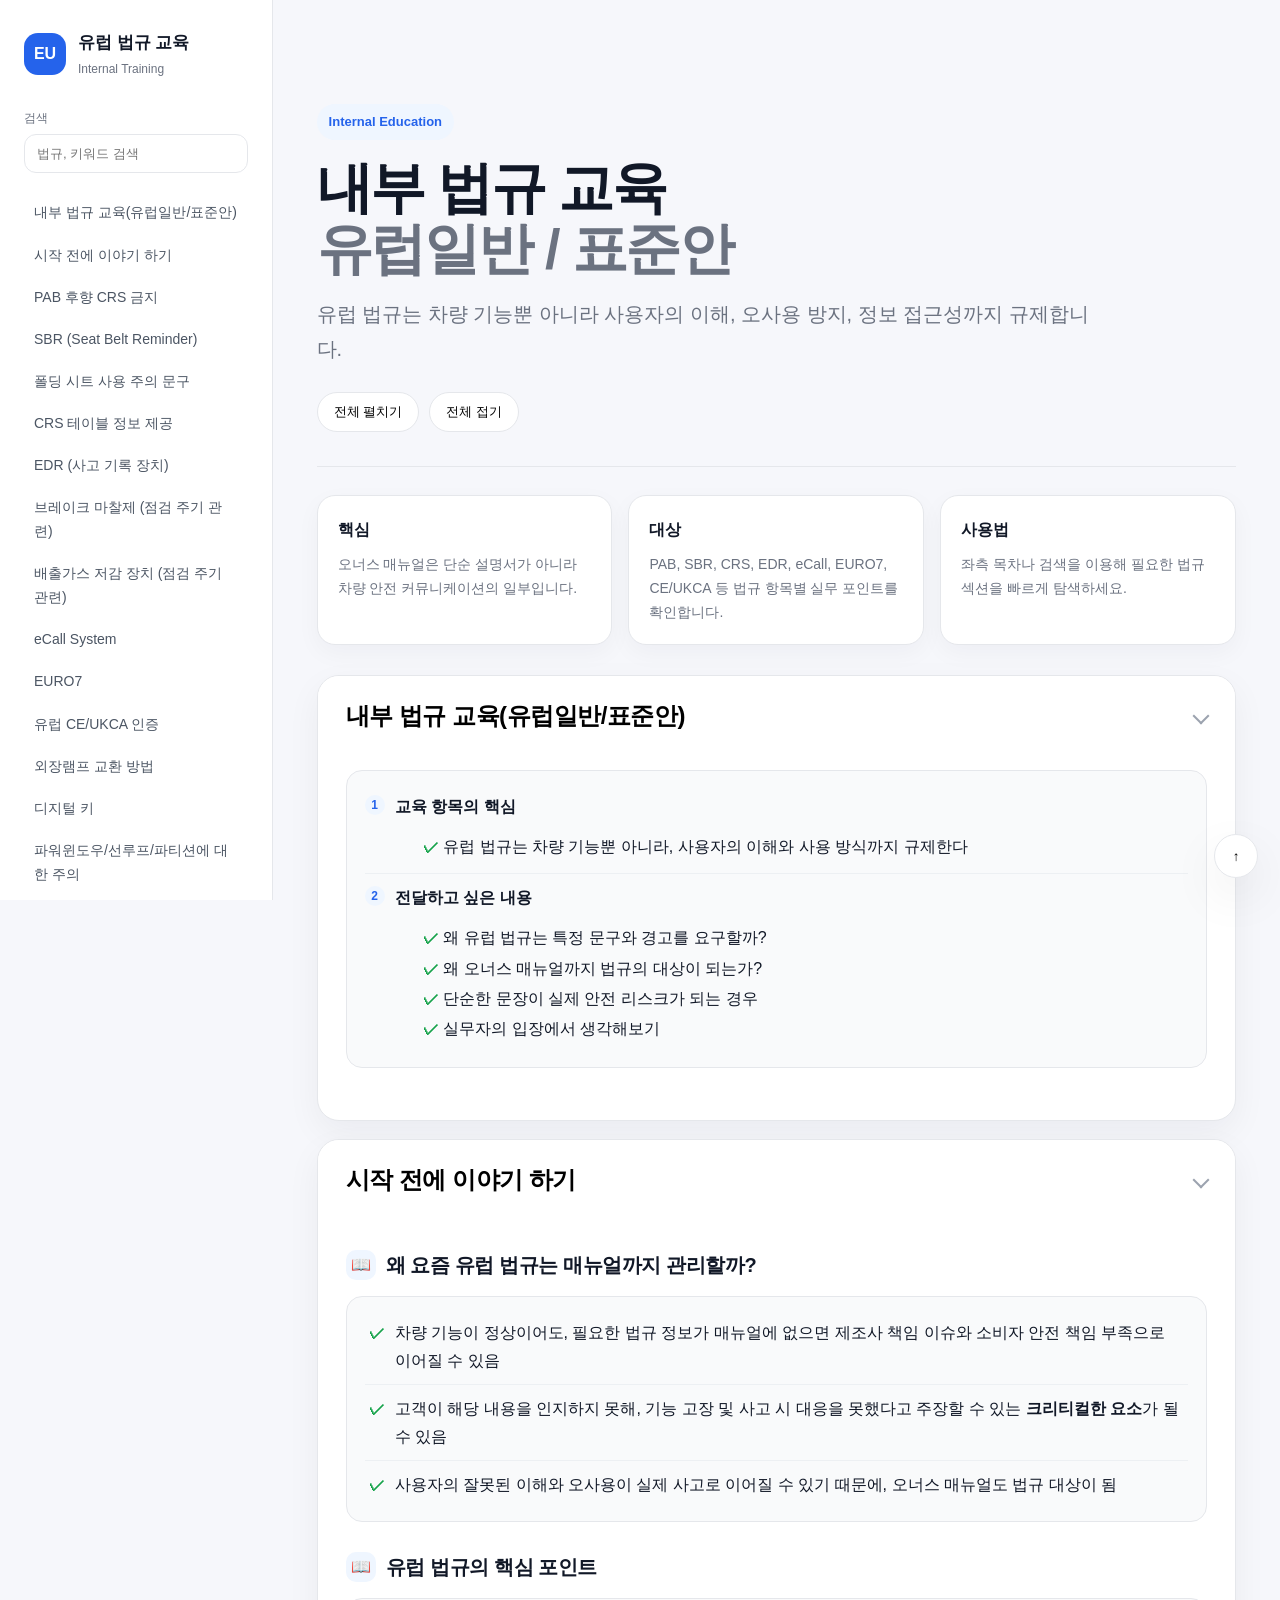
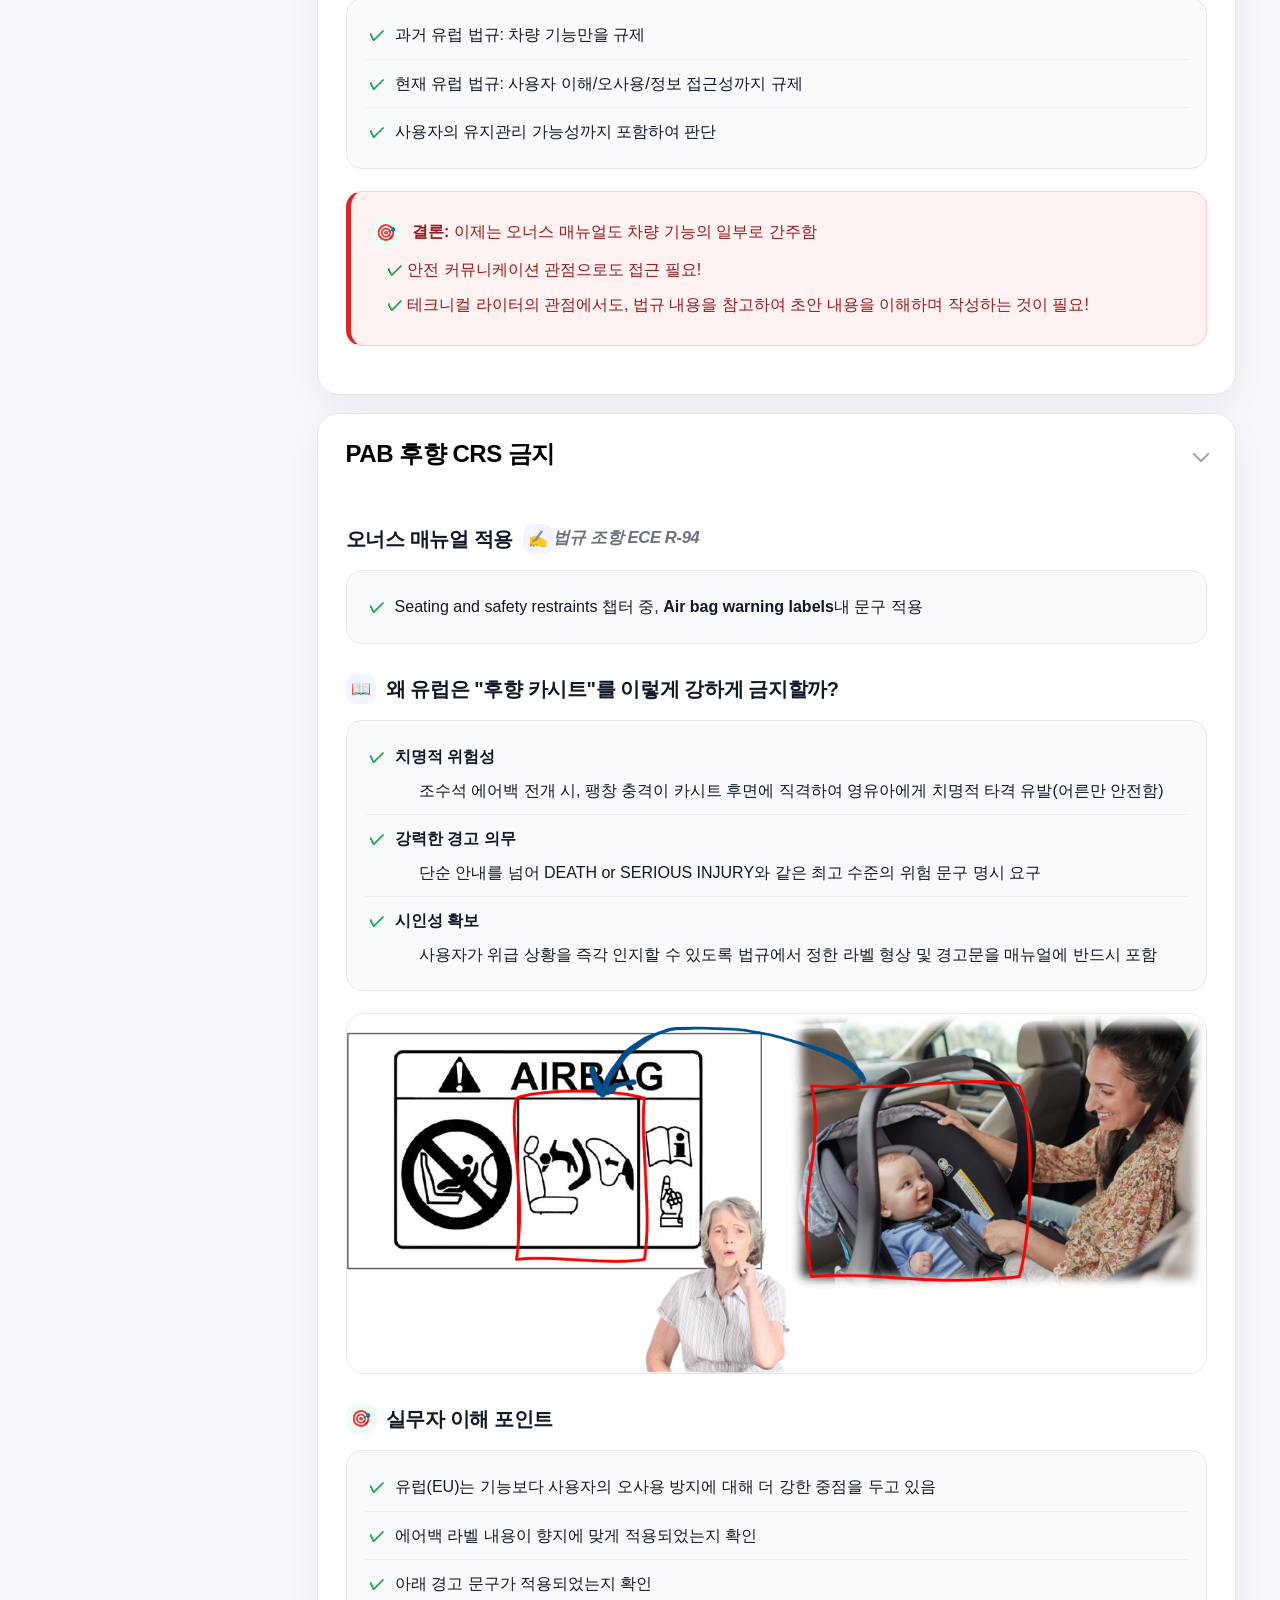
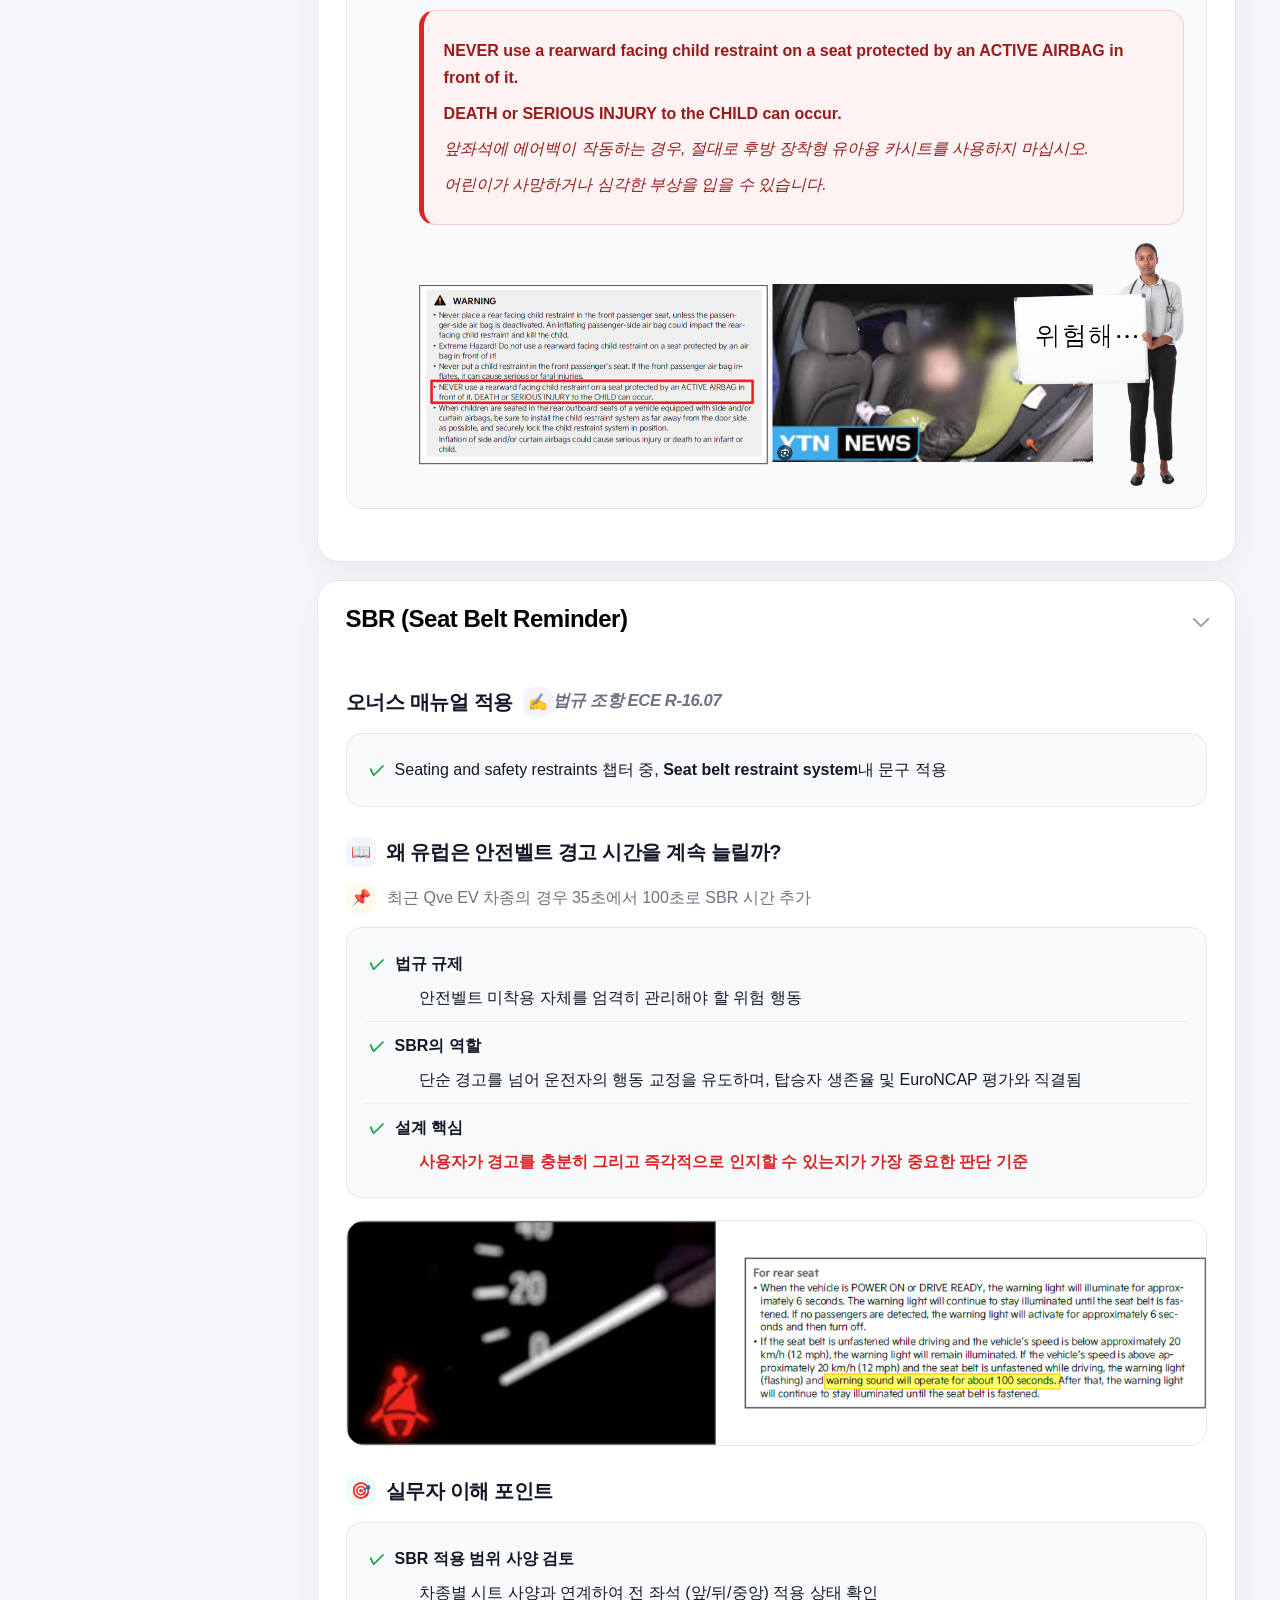
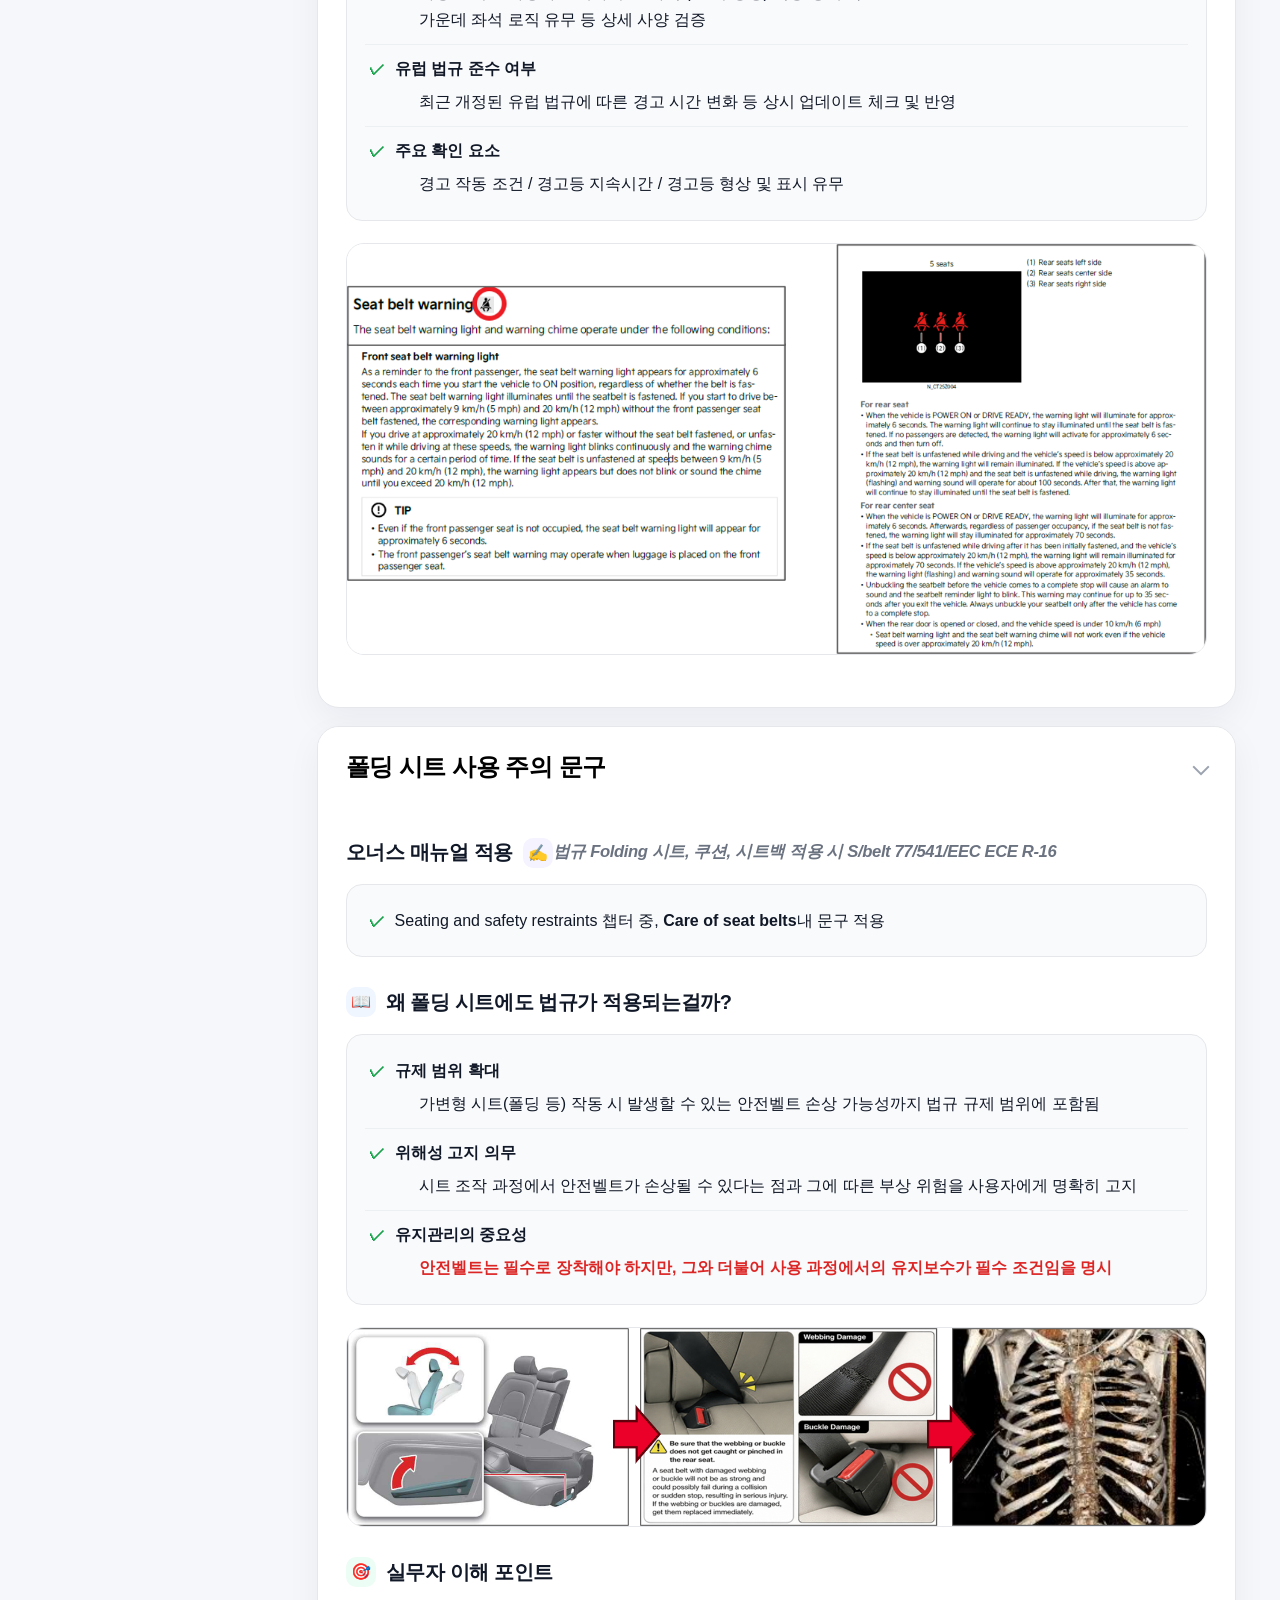
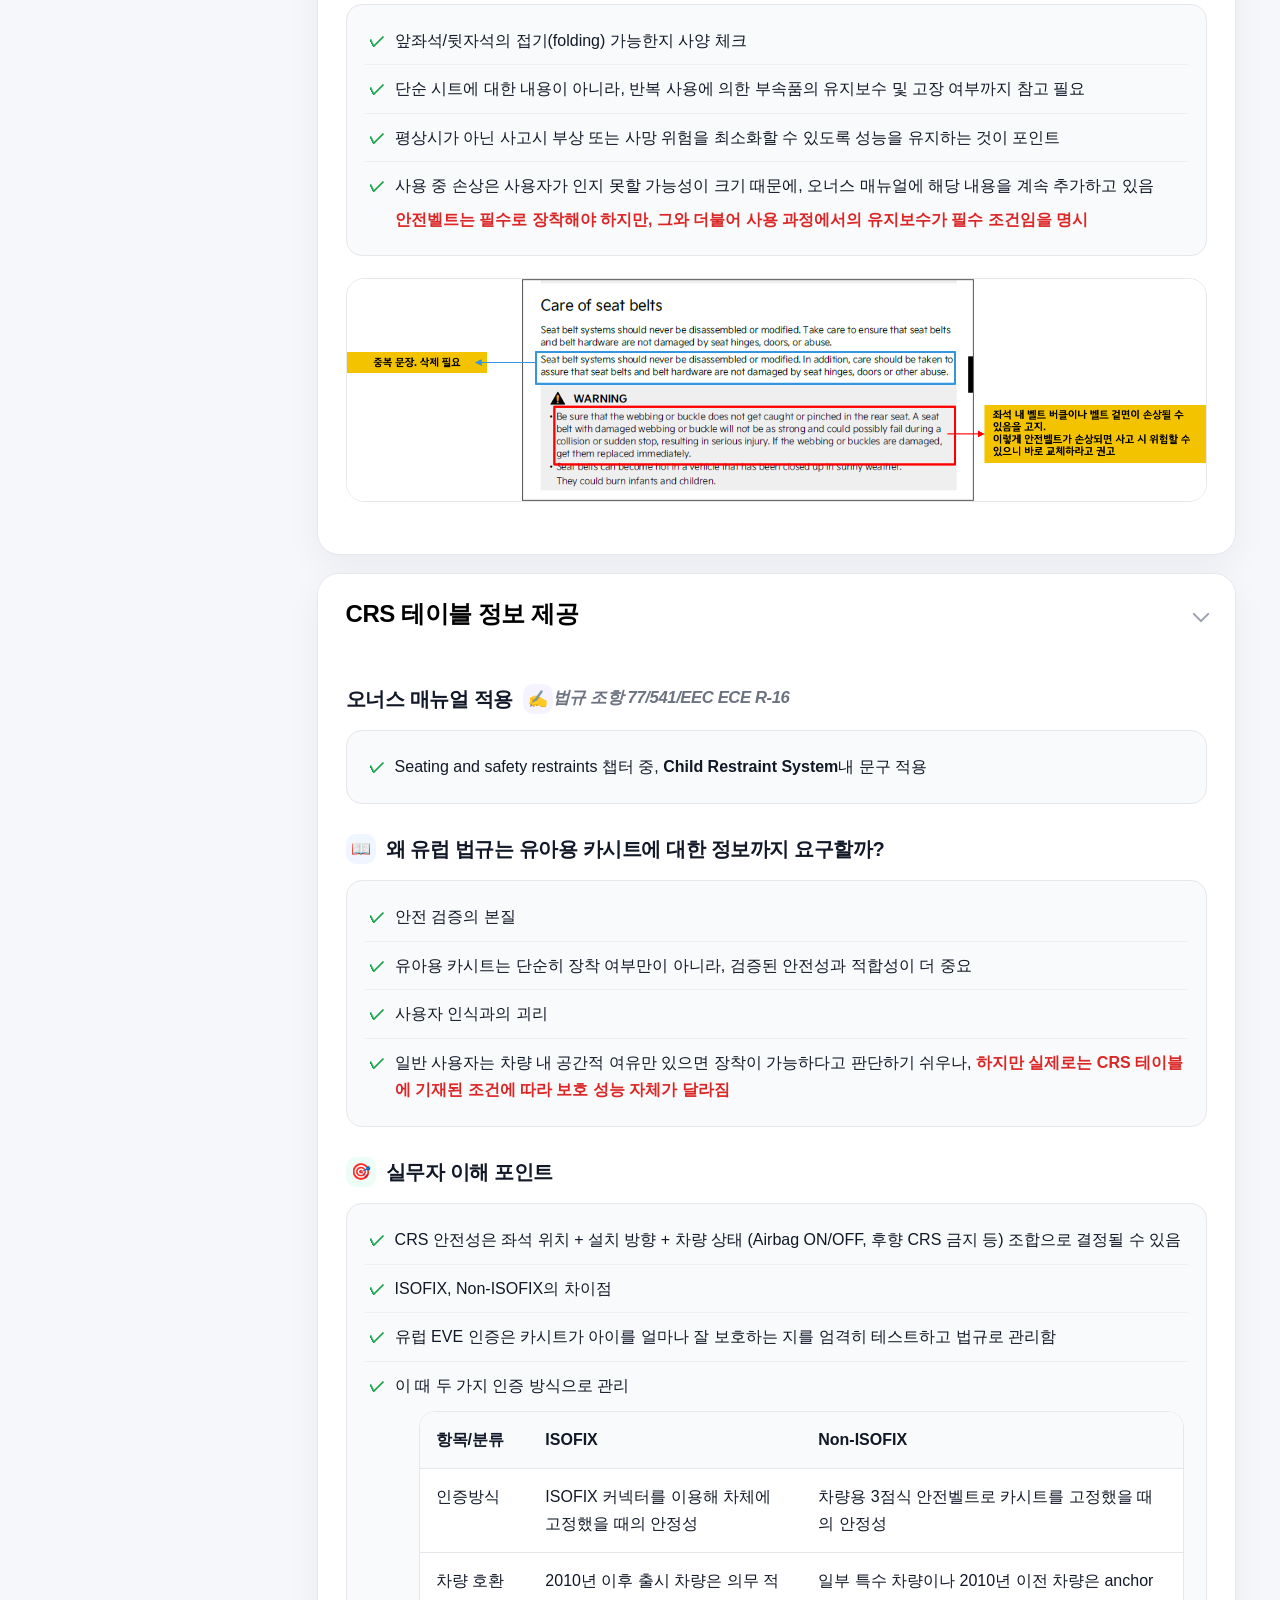
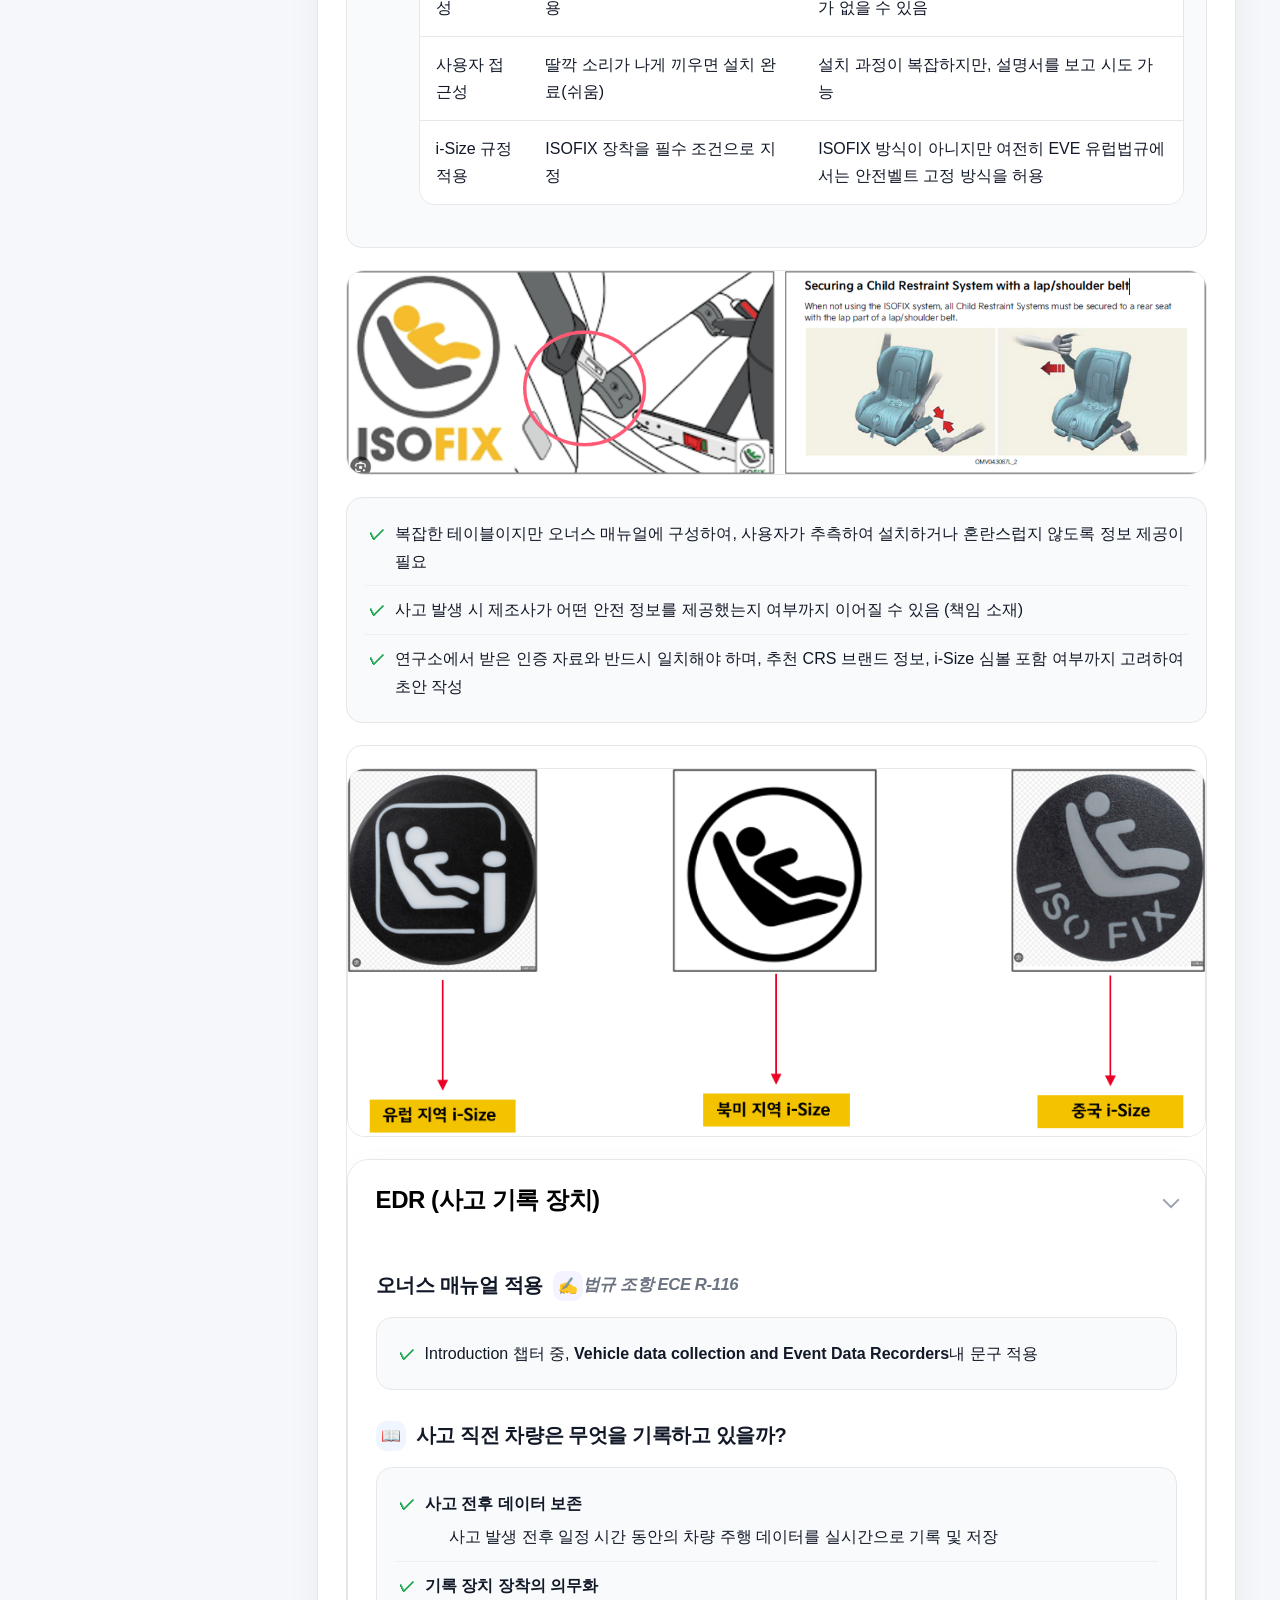
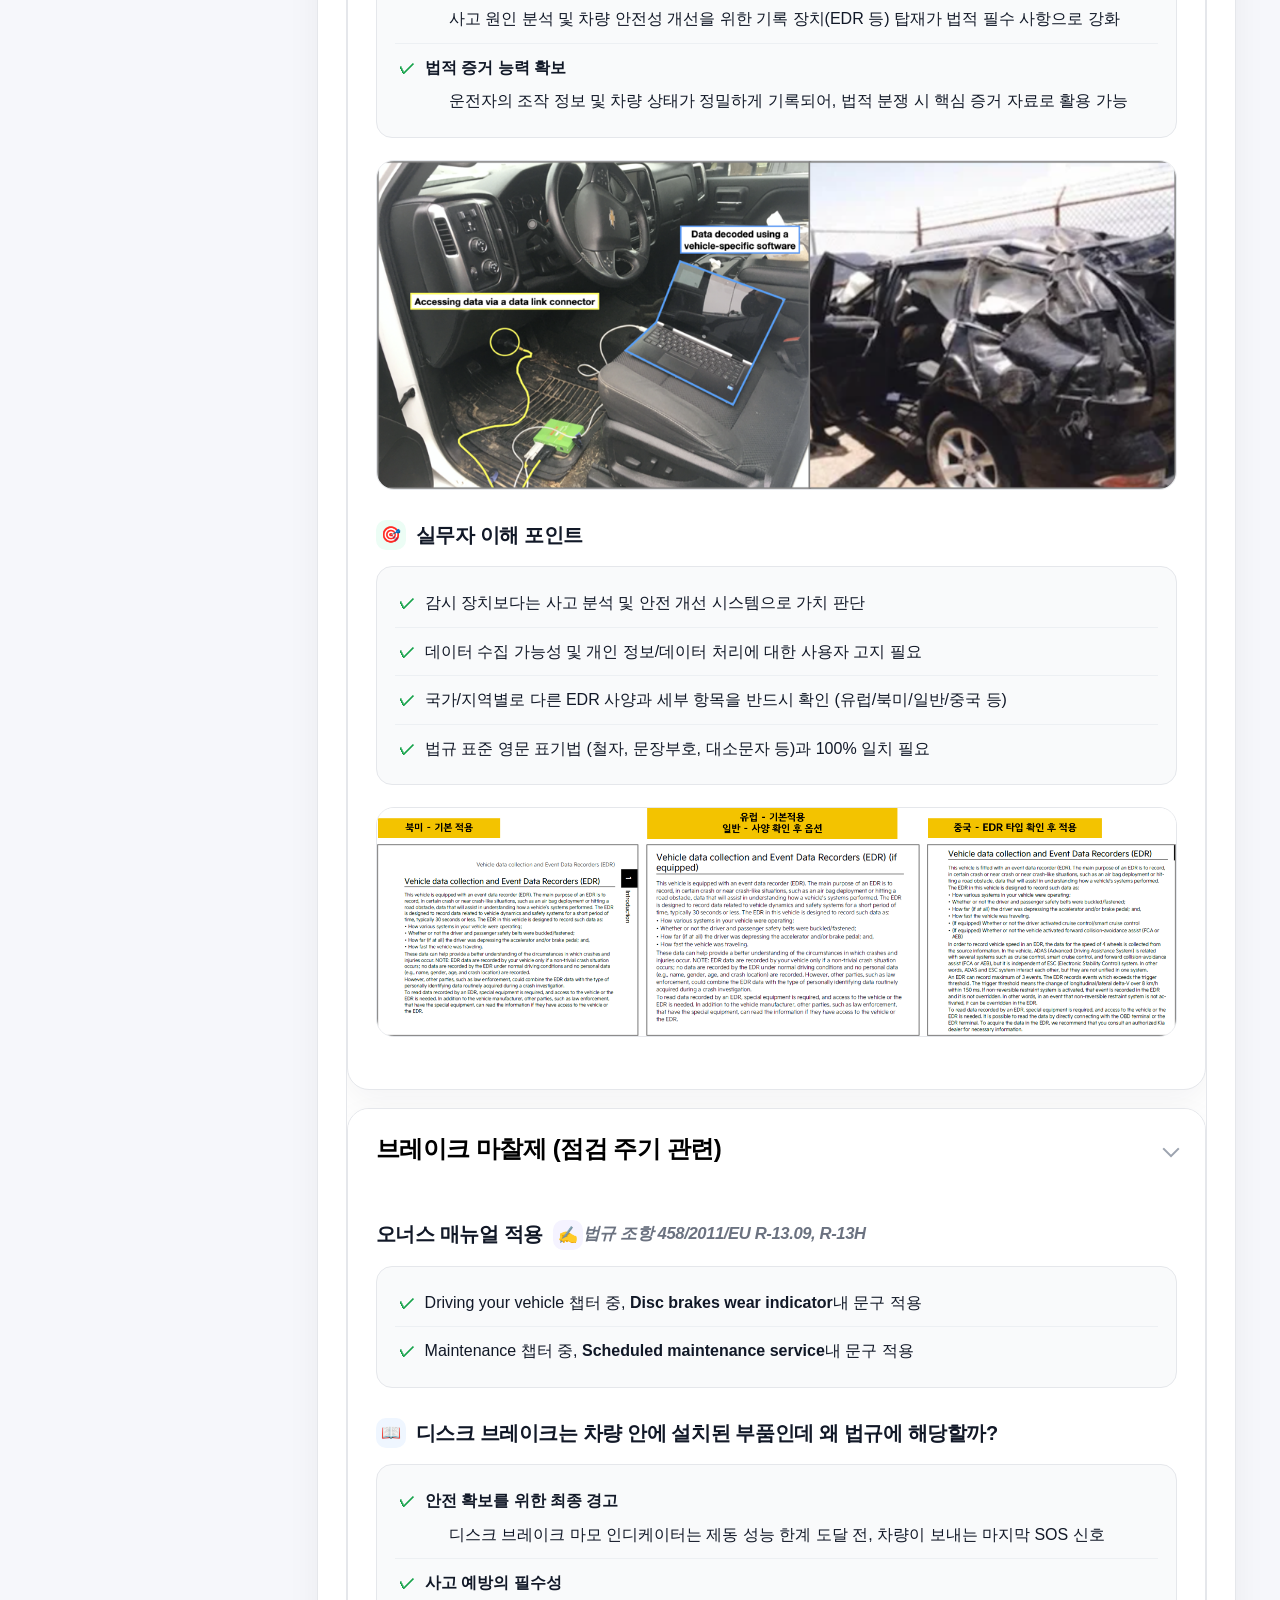
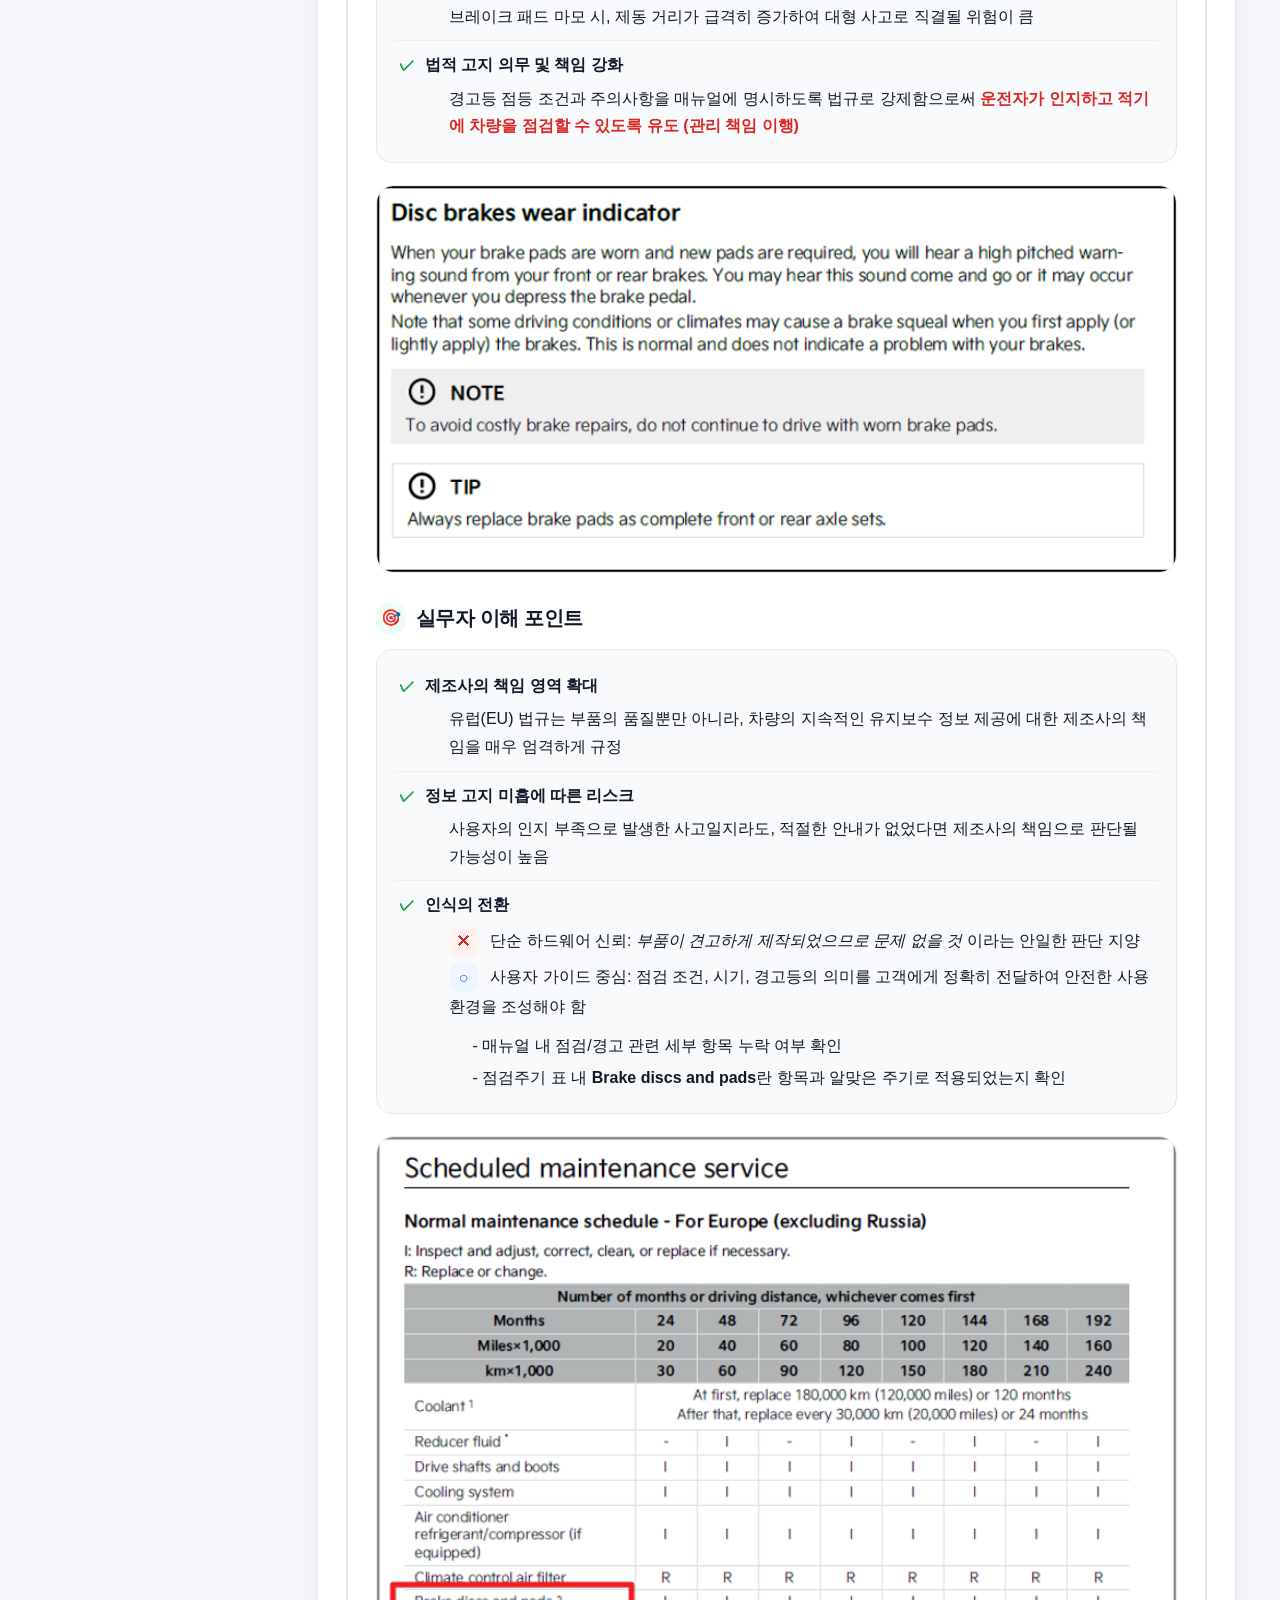
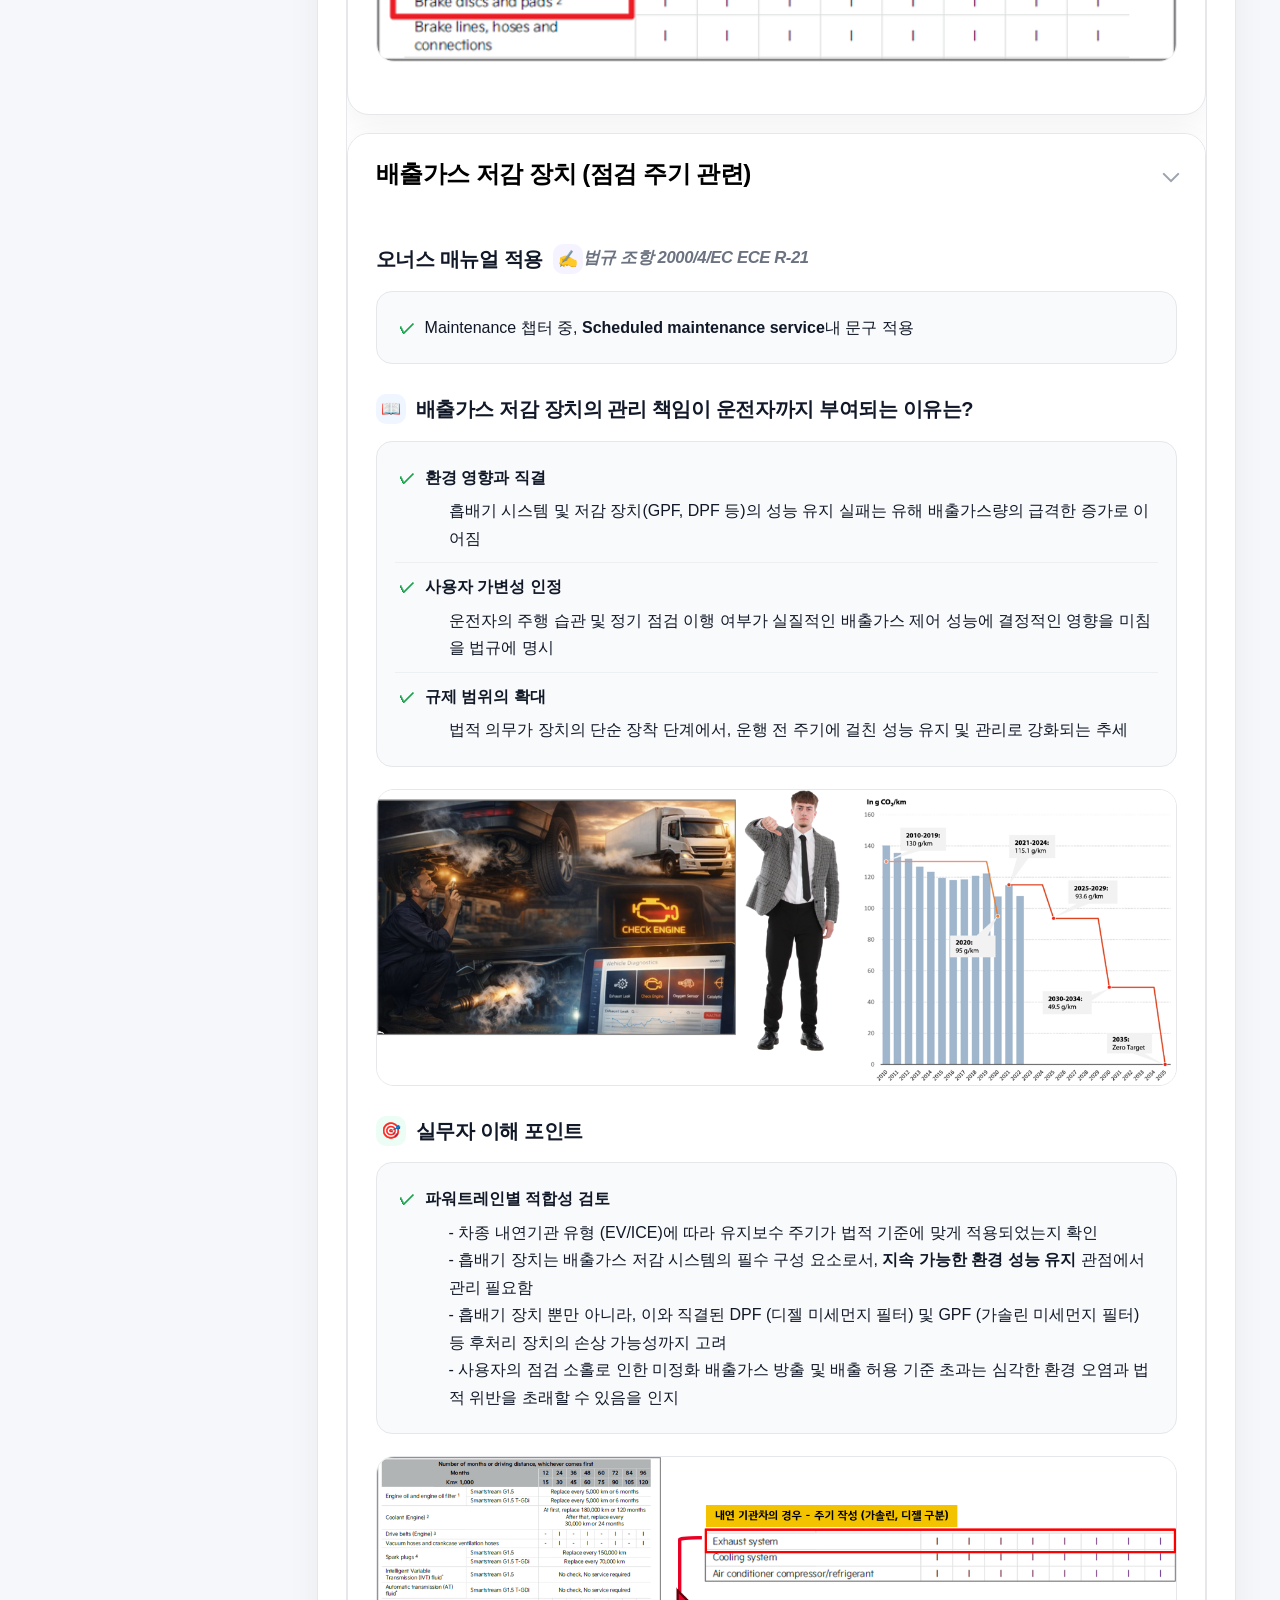
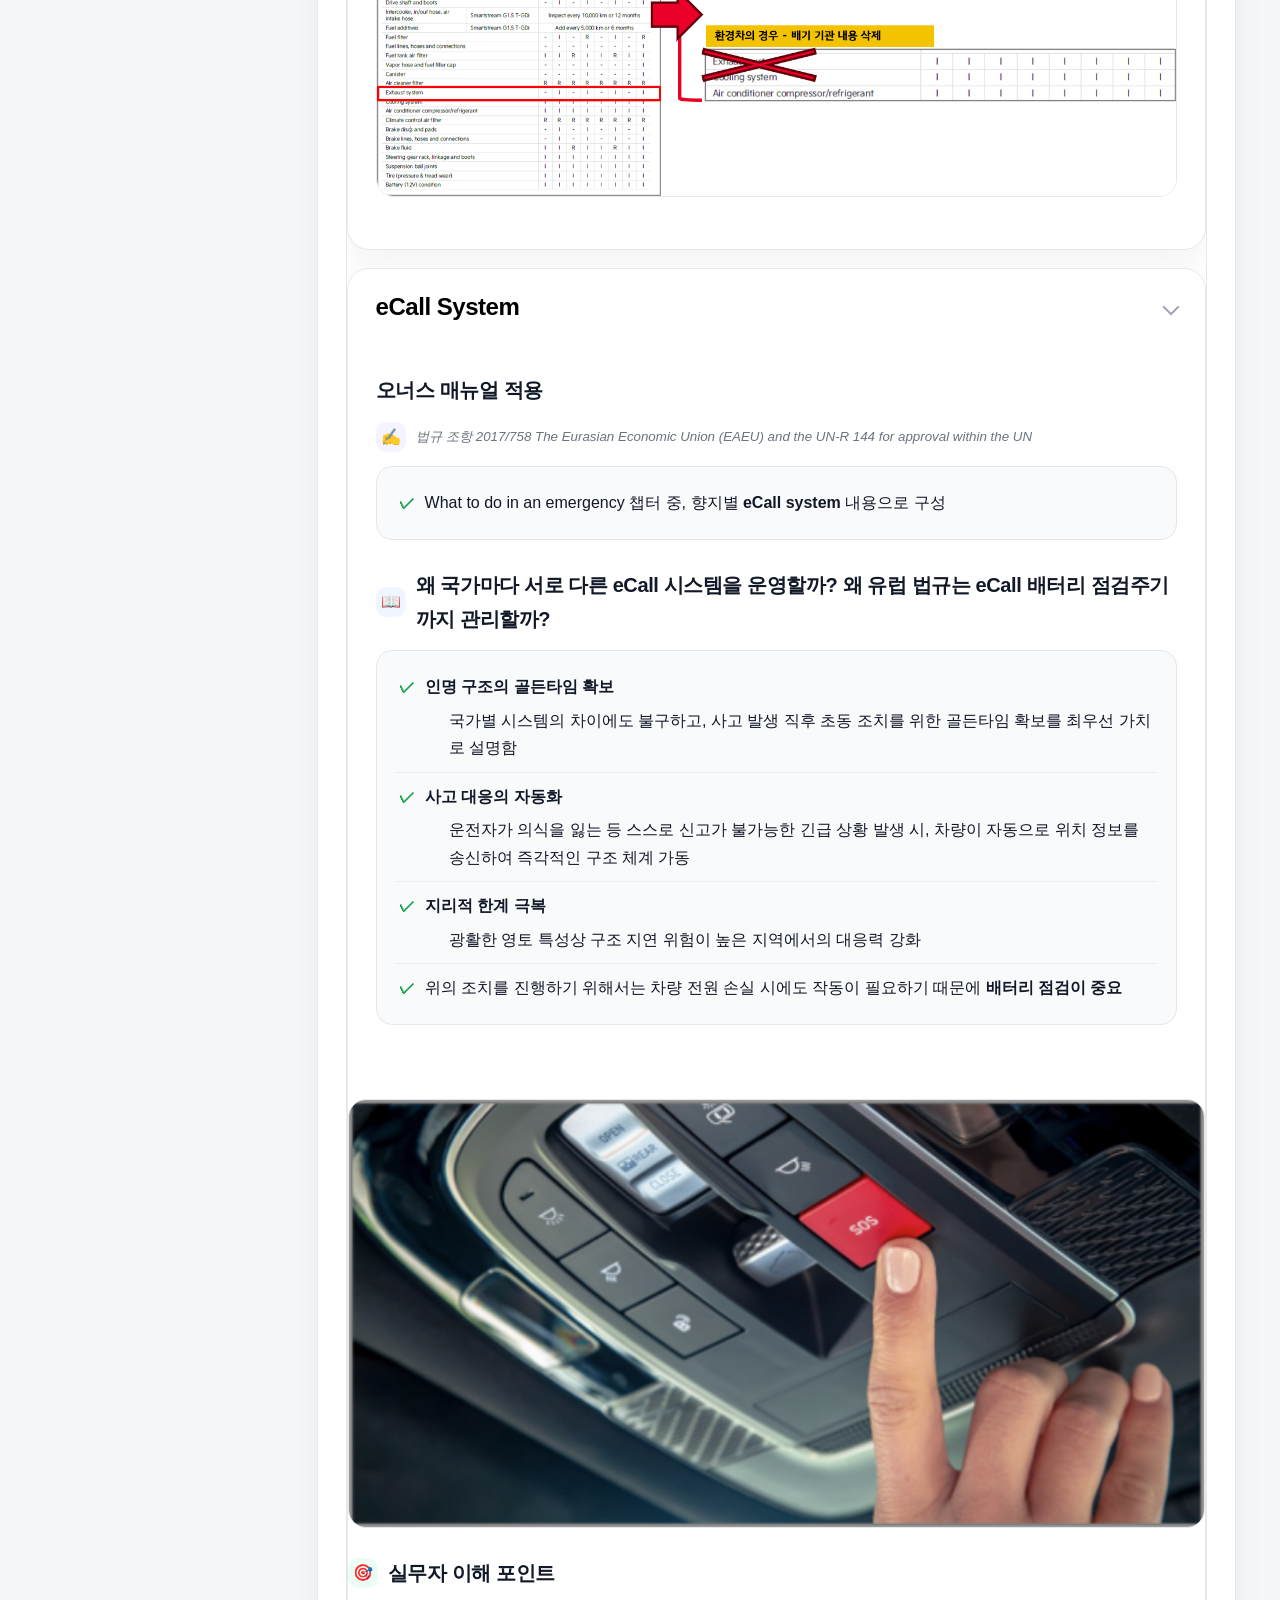
<file: EU-Legal/index.html>
<!doctype html>
<html lang="ko">
<head>
  <meta charset="utf-8">
  <meta name="viewport" content="width=device-width, initial-scale=1">
  <title>내부교육 · 유럽 법규</title>
  <link rel="stylesheet" href="./styles.css">
</head>
<body>
  <aside class="sidebar" aria-label="문서 목차">
    <div class="brand">
      <span class="brand-mark">EU</span>
      <div>
        <strong>유럽 법규 교육</strong>
        <small>Internal Training</small>
      </div>
    </div>
    <label class="search">
      <span>검색</span>
      <input id="searchInput" type="search" placeholder="법규, 키워드 검색">
    </label>
    <nav class="toc">
      <a href="#내부-법규-교육-유럽일반-표준안" data-target="내부-법규-교육-유럽일반-표준안">내부 법규 교육(유럽일반/표준안)</a><a href="#시작-전에-이야기-하기" data-target="시작-전에-이야기-하기">시작 전에 이야기 하기</a><a href="#pab-후향-crs-금지" data-target="pab-후향-crs-금지">PAB 후향 CRS 금지</a><a href="#sbr-seat-belt-reminder" data-target="sbr-seat-belt-reminder">SBR (Seat Belt Reminder)</a><a href="#폴딩-시트-사용-주의-문구" data-target="폴딩-시트-사용-주의-문구">폴딩 시트 사용 주의 문구</a><a href="#crs-테이블-정보-제공" data-target="crs-테이블-정보-제공">CRS 테이블 정보 제공</a><a href="#edr-사고-기록-장치" data-target="edr-사고-기록-장치">EDR (사고 기록 장치)</a><a href="#브레이크-마찰제-점검-주기-관련" data-target="브레이크-마찰제-점검-주기-관련">브레이크 마찰제 (점검 주기 관련)</a><a href="#배출가스-저감-장치-점검-주기-관련" data-target="배출가스-저감-장치-점검-주기-관련">배출가스 저감 장치 (점검 주기 관련)</a><a href="#ecall-system" data-target="ecall-system">eCall System</a><a href="#euro7" data-target="euro7">EURO7</a><a href="#유럽-ce-ukca-인증" data-target="유럽-ce-ukca-인증">유럽 CE/UKCA 인증</a><a href="#외장램프-교환-방법" data-target="외장램프-교환-방법">외장램프 교환 방법</a><a href="#디지털-키" data-target="디지털-키">디지털 키</a><a href="#파워윈도우-선루프-파티션에-대한-주의" data-target="파워윈도우-선루프-파티션에-대한-주의">파워윈도우/선루프/파티션에 대한 주의</a><a href="#냉매-라벨" data-target="냉매-라벨">냉매 라벨</a><a href="#전기차-충전라벨-정보" data-target="전기차-충전라벨-정보">전기차 충전라벨 정보</a><a href="#오토-플러시-도어-핸들" data-target="오토-플러시-도어-핸들">오토 플러시 도어 핸들</a><a href="#avas-정지-기능" data-target="avas-정지-기능">AVAS 정지 기능</a><a href="#전조등-점등-자동-제어" data-target="전조등-점등-자동-제어">전조등 점등 자동 제어</a>
    </nav>
  </aside>

  <main class="page">
    <header class="hero">
      <p class="eyebrow">Internal Education</p>
      <h1>내부 법규 교육<br><span>유럽일반 / 표준안</span></h1>
      <p class="lead">유럽 법규는 차량 기능뿐 아니라 사용자의 이해, 오사용 방지, 정보 접근성까지 규제합니다.</p>
      <div class="hero-actions">
        <button id="expandAll" type="button">전체 펼치기</button>
        <button id="collapseAll" type="button">전체 접기</button>
      </div>
    </header>

    <section class="overview">
      <article>
        <strong>핵심</strong>
        <p>오너스 매뉴얼은 단순 설명서가 아니라 차량 안전 커뮤니케이션의 일부입니다.</p>
      </article>
      <article>
        <strong>대상</strong>
        <p>PAB, SBR, CRS, EDR, eCall, EURO7, CE/UKCA 등 법규 항목별 실무 포인트를 확인합니다.</p>
      </article>
      <article>
        <strong>사용법</strong>
        <p>좌측 목차나 검색을 이용해 필요한 법규 섹션을 빠르게 탐색하세요.</p>
      </article>
    </section>

    <div id="sections">
      
<section id="내부-법규-교육-유럽일반-표준안" class="law-section">
  <button class="section-toggle" type="button" aria-expanded="true">
    <span>내부 법규 교육(유럽일반/표준안)</span>
    <i aria-hidden="true"></i>
  </button>
  <div class="section-panel">
    <div class="section-content">
<ol class="number-list">
  <li>
    <strong>교육 항목의 핵심</strong>
    <div style="margin-top:12px; margin-left:28px; line-height:1.9;">
      <span style="color:#16a34a; font-weight:700;">✓</span>
      유럽 법규는 차량 기능뿐 아니라, 사용자의 이해와 사용 방식까지 규제한다
    </div>
  </li>

  <li>
    <strong>전달하고 싶은 내용</strong>
    <div style="margin-top:12px; margin-left:28px; line-height:1.9;">
      <div><span style="color:#16a34a; font-weight:700;">✓</span> 왜 유럽 법규는 특정 문구와 경고를 요구할까?</div>
      <div><span style="color:#16a34a; font-weight:700;">✓</span> 왜 오너스 매뉴얼까지 법규의 대상이 되는가?</div>
      <div><span style="color:#16a34a; font-weight:700;">✓</span> 단순한 문장이 실제 안전 리스크가 되는 경우</div>
      <div><span style="color:#16a34a; font-weight:700;">✓</span> 실무자의 입장에서 생각해보기</div>
    </div>
  </li>
</ol>
    </div>
  </div>
</section>

<section id="시작-전에-이야기-하기" class="law-section">
  <button class="section-toggle" type="button" aria-expanded="true">
    <span>시작 전에 이야기 하기</span>
    <i aria-hidden="true"></i>
  </button>
  <div class="section-panel">
    <div class="section-content">
      <h3><span class="md-icon icon-book" aria-hidden="true">📖</span> 왜 요즘 유럽 법규는 매뉴얼까지 관리할까?</h3>
<ul class="check-list">
<li>차량 기능이 정상이어도, 필요한 법규 정보가 매뉴얼에 없으면 제조사 책임 이슈와 소비자 안전 책임 부족으로 이어질 수 있음</li>
<li>고객이 해당 내용을 인지하지 못해, 기능 고장 및 사고 시 대응을 못했다고 주장할 수 있는 <strong>크리티컬한 요소</strong>가 될 수 있음</li>
<li>사용자의 잘못된 이해와 오사용이 실제 사고로 이어질 수 있기 때문에, 오너스 매뉴얼도 법규 대상이 됨</li>
</ul>
<h3><span class="md-icon icon-book" aria-hidden="true">📖</span> 유럽 법규의 핵심 포인트</h3>
<ul class="check-list">
<li>과거 유럽 법규: 차량 기능만을 규제</li>
<li>현재 유럽 법규: 사용자 이해/오사용/정보 접근성까지 규제</li>
<li>사용자의 유지관리 가능성까지 포함하여 판단</li>
</ul>
<blockquote class="callout danger">
  <p>
    <span class="md-icon icon-target" aria-hidden="true">🎯</span>
    <strong>결론:</strong> 이제는 오너스 매뉴얼도 차량 기능의 일부로 간주함
  </p>

  <p style="margin-left: 16px;">
    <span style="color:#16a34a;font-weight:700;">✓</span>
    안전 커뮤니케이션 관점으로도 접근 필요!
  </p>

  <p style="margin-left: 16px;">
    <span style="color:#16a34a;font-weight:700;">✓</span>
    테크니컬 라이터의 관점에서도, 법규 내용을 참고하여 초안 내용을 이해하며 작성하는 것이 필요!
  </p>
</blockquote>
    </div>
  </div>
</section>

<section id="pab-후향-crs-금지" class="law-section">
  <button class="section-toggle" type="button" aria-expanded="true">
    <span>PAB 후향 CRS 금지</span>
    <i aria-hidden="true"></i>
  </button>
  <div class="section-panel">
    <div class="section-content">
      <h3>오너스 매뉴얼 적용 <small> <span class="md-icon icon-write" aria-hidden="true">✍️</span><em>법규 조항 ECE R-94</em></small></h3>
<ul class="check-list">
<li>Seating and safety restraints 챕터 중, <strong>Air bag warning labels</strong>내 문구 적용</li>
</ul>
<h3><span class="md-icon icon-book" aria-hidden="true">📖</span> 왜 유럽은 "후향 카시트"를 이렇게 강하게 금지할까?</h3>
<ul class="check-list">
  <li>
    <strong>치명적 위험성</strong>
    <div style="margin-left:24px; margin-top:6px;">
      조수석 에어백 전개 시, 팽창 충격이 카시트 후면에 직격하여 영유아에게 치명적 타격 유발(어른만 안전함)
    </div>
  </li>

  <li>
    <strong>강력한 경고 의무</strong>
    <div style="margin-left:24px; margin-top:6px;">
      단순 안내를 넘어 DEATH or SERIOUS INJURY와 같은 최고 수준의 위험 문구 명시 요구
    </div>
  </li>

  <li>
    <strong>시인성 확보</strong>
    <div style="margin-left:24px; margin-top:6px;">
      사용자가 위급 상황을 즉각 인지할 수 있도록 법규에서 정한 라벨 형상 및 경고문을 매뉴얼에 반드시 포함
    </div>
  </li>
</ul>
<figure class="figure"><img src="images/image.png" alt="alt text" loading="lazy"></figure>
<h3><span class="md-icon icon-target" aria-hidden="true">🎯</span> 실무자 이해 포인트</h3>
<ul class="check-list">
<li>유럽(EU)는 기능보다 사용자의 오사용 방지에 대해 더 강한 중점을 두고 있음</li>
<li>에어백 라벨 내용이 향지에 맞게 적용되었는지 확인</li>
<li>아래 경고 문구가 적용되었는지 확인
  
    <blockquote class="callout danger" style="margin-top:12px; margin-left:24px;">
      <p><strong>NEVER use a rearward facing child restraint on a seat protected by an ACTIVE AIRBAG in front of it.</strong></p>

      <p><strong>DEATH or SERIOUS INJURY to the CHILD can occur.</strong></p>

      <p><em>앞좌석에 에어백이 작동하는 경우, 절대로 후방 장착형 유아용 카시트를 사용하지 마십시오.</em></p>

      <p><em>어린이가 사망하거나 심각한 부상을 입을 수 있습니다.</em></p>
    </blockquote>
<div style="margin-left:24px; margin-top:12px;">
  <img src="images/image-2.png" alt="alt text" loading="lazy" style="max-width:100%; height:auto; display:block;">
</div>
    </div>
  </div>
</section>

<section id="sbr-seat-belt-reminder" class="law-section">
  <button class="section-toggle" type="button" aria-expanded="true">
    <span>SBR (Seat Belt Reminder)</span>
    <i aria-hidden="true"></i>
  </button>
  <div class="section-panel">
    <div class="section-content">
      <h3>오너스 매뉴얼 적용 <small> <span class="md-icon icon-write" aria-hidden="true">✍️</span><em>법규 조항 ECE R-16.07</em></small></h3>
<ul class="check-list">
<li>Seating and safety restraints 챕터 중, <strong>Seat belt restraint system</strong>내 문구 적용</li>
</ul>
<h3><span class="md-icon icon-book" aria-hidden="true">📖</span> 왜 유럽은 안전벨트 경고 시간을 계속 늘릴까?</h3>
<p><span class="muted"> 	<span class="md-icon icon-pin" aria-hidden="true">📌</span> 최근 Qve EV 차종의 경우 35초에서 100초로 SBR 시간 추가</span></p>
<ul class="check-list">
  <li>
    <strong>법규 규제</strong>
    <div style="margin-left:24px; margin-top:6px;">
      안전벨트 미착용 자체를 엄격히 관리해야 할 위험 행동
    </div>
  </li>

  <li>
    <strong>SBR의 역할</strong>
    <div style="margin-left:24px; margin-top:6px;">
      단순 경고를 넘어 운전자의 행동 교정을 유도하며, 탑승자 생존율 및 EuroNCAP 평가와 직결됨
    </div>
  </li>

  <li>
    <strong>설계 핵심</strong>
    <div style="margin-left:24px; margin-top:6px;">
      <span class="text-danger">
        <strong>사용자가 경고를 충분히 그리고 즉각적으로 인지할 수 있는지가 가장 중요한 판단 기준</strong>
      </span>
    </div>
  </li>
</ul>
<figure class="figure"><img src="images/image-3.png" alt="alt text" loading="lazy"></figure>
<h3><span class="md-icon icon-target" aria-hidden="true">🎯</span> 실무자 이해 포인트</h3>
<ul class="check-list">
  <li>
    <strong>SBR 적용 범위 사양 검토</strong>
    <div style="margin-left:24px; margin-top:6px;">
      차종별 시트 사양과 연계하여 전 좌석 (앞/뒤/중앙) 적용 상태 확인
    </div>
    <div style="margin-left:24px;">
      가운데 좌석 로직 유무 등 상세 사양 검증
    </div>
  </li>

  <li>
    <strong>유럽 법규 준수 여부</strong>
    <div style="margin-left:24px; margin-top:6px;">
      최근 개정된 유럽 법규에 따른 경고 시간 변화 등 상시 업데이트 체크 및 반영
    </div>
  </li>

  <li>
    <strong>주요 확인 요소</strong>
    <div style="margin-left:24px; margin-top:6px;">
      경고 작동 조건 / 경고등 지속시간 / 경고등 형상 및 표시 유무
    </div>
  </li>
</ul>
<figure class="figure"><img src="images/image-4.png" alt="alt text" loading="lazy"></figure>
    </div>
  </div>
</section>

<section id="폴딩-시트-사용-주의-문구" class="law-section">
  <button class="section-toggle" type="button" aria-expanded="true">
    <span>폴딩 시트 사용 주의 문구</span>
    <i aria-hidden="true"></i>
  </button>
  <div class="section-panel">
    <div class="section-content">
      <h3>오너스 매뉴얼 적용 <small> <span class="md-icon icon-write" aria-hidden="true">✍️</span><em>법규 Folding 시트, 쿠션, 시트백 적용 시 S/belt 77/541/EEC ECE R-16</em></small></h3>
<ul class="check-list">
<li>Seating and safety restraints 챕터 중, <strong>Care of seat belts</strong>내 문구 적용</li>
</ul>
<h3><span class="md-icon icon-book" aria-hidden="true">📖</span> 왜 폴딩 시트에도 법규가 적용되는걸까?</h3>
<ul class="check-list">
  <li>
    <strong>규제 범위 확대</strong>
    <div style="margin-left:24px; margin-top:6px;">
      가변형 시트(폴딩 등) 작동 시 발생할 수 있는 안전벨트 손상 가능성까지 법규 규제 범위에 포함됨
    </div>
  </li>

  <li>
    <strong>위해성 고지 의무</strong>
    <div style="margin-left:24px; margin-top:6px;">
      시트 조작 과정에서 안전벨트가 손상될 수 있다는 점과 그에 따른 부상 위험을 사용자에게 명확히 고지
    </div>
  </li>

  <li>
    <strong>유지관리의 중요성</strong>
    <div style="margin-left:24px; margin-top:6px;">
      <span class="text-danger">
        <strong>안전벨트는 필수로 장착해야 하지만, 그와 더불어 사용 과정에서의 유지보수가 필수 조건임을 명시</strong>
      </span>
    </div>
  </li>
</ul>
<figure class="figure"><img src="images/image-6.png" alt="alt text" loading="lazy"></figure>
<h3><span class="md-icon icon-target" aria-hidden="true">🎯</span> 실무자 이해 포인트</h3>
<ul class="check-list">
<li>앞좌석/뒷자석의 접기(folding) 가능한지 사양 체크</li>
<li>단순 시트에 대한 내용이 아니라, 반복 사용에 의한 부속품의 유지보수 및 고장 여부까지 참고 필요</li>
<li>평상시가 아닌 사고시 부상 또는 사망 위험을 최소화할 수 있도록 성능을 유지하는 것이 포인트</li>
<li>사용 중 손상은 사용자가 인지 못할 가능성이 크기 때문에, 오너스 매뉴얼에 해당 내용을 계속 추가하고 있음
<div style=" margin-top:6px;">
      <span class="text-danger">
        <strong>안전벨트는 필수로 장착해야 하지만, 그와 더불어 사용 과정에서의 유지보수가 필수 조건임을 명시</strong>
      </span>
    </div>
  </li>
</ul>
<figure class="figure"><img src="images/image-7.png" alt="alt text" loading="lazy"></figure>
    </div>
  </div>
</section>

<section id="crs-테이블-정보-제공" class="law-section">
  <button class="section-toggle" type="button" aria-expanded="true">
    <span>CRS 테이블 정보 제공</span>
    <i aria-hidden="true"></i>
  </button>
  <div class="section-panel">
    <div class="section-content">
      <h3>오너스 매뉴얼 적용 <small> <span class="md-icon icon-write" aria-hidden="true">✍️</span><em>법규 조항 77/541/EEC ECE R-16</em></small></h3>
<ul class="check-list">
<li>Seating and safety restraints 챕터 중, <strong>Child Restraint System</strong>내 문구 적용</li>
</ul>
<h3><span class="md-icon icon-book" aria-hidden="true">📖</span> 왜 유럽 법규는 유아용 카시트에 대한 정보까지 요구할까?</h3>
<ul class="check-list">
<li>안전 검증의 본질</li>
<li>유아용 카시트는 단순히 장착 여부만이 아니라, 검증된 안전성과 적합성이 더 중요</li>
<li>사용자 인식과의 괴리</li>
<li>일반 사용자는 차량 내 공간적 여유만 있으면 장착이 가능하다고 판단하기 쉬우나, <span class="text-danger">하지만 실제로는 CRS 테이블에 기재된 조건에 따라 보호 성능 자체가 달라짐</span></li>
</ul>
<h3><span class="md-icon icon-target" aria-hidden="true">🎯</span> 실무자 이해 포인트</h3>
<ul class="check-list">
  <li>CRS 안전성은 좌석 위치 + 설치 방향 + 차량 상태 (Airbag ON/OFF, 후향 CRS 금지 등) 조합으로 결정될 수 있음</li>
  <li>ISOFIX, Non-ISOFIX의 차이점</li>
  <li>유럽 EVE 인증은 카시트가 아이를 얼마나 잘 보호하는 지를 엄격히 테스트하고 법규로 관리함</li>

  <li>
    이 때 두 가지 인증 방식으로 관리

    <div class="table-wrap" style="margin-left:24px; margin-top:12px;">
      <table>
        <thead>
          <tr>
            <th>항목/분류</th>
            <th>ISOFIX</th>
            <th>Non-ISOFIX</th>
          </tr>
        </thead>
        <tbody>
          <tr>
            <td>인증방식</td>
            <td>ISOFIX 커넥터를 이용해 차체에 고정했을 때의 안정성</td>
            <td>차량용 3점식 안전벨트로 카시트를 고정했을 때의 안정성</td>
          </tr>
          <tr>
            <td>차량 호환성</td>
            <td>2010년 이후 출시 차량은 의무 적용</td>
            <td>일부 특수 차량이나 2010년 이전 차량은 anchor가 없을 수 있음</td>
          </tr>
          <tr>
            <td>사용자 접근성</td>
            <td>딸깍 소리가 나게 끼우면 설치 완료(쉬움)</td>
            <td>설치 과정이 복잡하지만, 설명서를 보고 시도 가능</td>
          </tr>
          <tr>
            <td>i-Size 규정 적용</td>
            <td>ISOFIX 장착을 필수 조건으로 지정</td>
            <td>ISOFIX 방식이 아니지만 여전히 EVE 유럽법규에서는 안전벨트 고정 방식을 허용</td>
          </tr>
        </tbody>
      </table>
    </div>
  </li>
</ul>
<figure class="figure"><img src="images/image-12.png" alt="alt text" loading="lazy"></figure>
<ul class="check-list">
<li>복잡한 테이블이지만 오너스 매뉴얼에 구성하여, 사용자가 추측하여 설치하거나 혼란스럽지 않도록 정보 제공이 필요</li>
<li>사고 발생 시 제조사가 어떤 안전 정보를 제공했는지 여부까지 이어질 수 있음 (책임 소재)</li>
<li>연구소에서 받은 인증 자료와 반드시 일치해야 하며, 추천 CRS 브랜드 정보, i-Size 심볼 포함 여부까지 고려하여 초안 작성</li>
</ul>
<div class="table-wrap"><table>
<figure class="figure"><img src="images/image-13.png" alt="alt text" loading="lazy"></figure>
    </div>
  </div>
</section>

<section id="edr-사고-기록-장치" class="law-section">
  <button class="section-toggle" type="button" aria-expanded="true">
    <span>EDR (사고 기록 장치)</span>
    <i aria-hidden="true"></i>
  </button>
  <div class="section-panel">
    <div class="section-content">
      <h3>오너스 매뉴얼 적용 <small> <span class="md-icon icon-write" aria-hidden="true">✍️</span><em>법규 조항 ECE R-116</em></small></h3>
<ul class="check-list">
<li>Introduction 챕터 중, <strong>Vehicle data collection and Event Data Recorders</strong>내 문구 적용</li>
</ul>
<h3><span class="md-icon icon-book" aria-hidden="true">📖</span> 사고 직전 차량은 무엇을 기록하고 있을까?</h3>
<ul class="check-list">
  <li>
    <strong>사고 전후 데이터 보존</strong>
    <div style="margin-left:24px; margin-top:6px;">
      사고 발생 전후 일정 시간 동안의 차량 주행 데이터를 실시간으로 기록 및 저장
    </div>
  </li>

  <li>
    <strong>기록 장치 장착의 의무화</strong>
    <div style="margin-left:24px; margin-top:6px;">
      사고 원인 분석 및 차량 안전성 개선을 위한 기록 장치(EDR 등) 탑재가 법적 필수 사항으로 강화
    </div>
  </li>

  <li>
    <strong>법적 증거 능력 확보</strong>
    <div style="margin-left:24px; margin-top:6px;">
      운전자의 조작 정보 및 차량 상태가 정밀하게 기록되어, 법적 분쟁 시 핵심 증거 자료로 활용 가능
    </div>
  </li>
</ul>
<figure class="figure"><img src="images/image-15.png" alt="alt text" loading="lazy"></figure>
<h3><span class="md-icon icon-target" aria-hidden="true">🎯</span> 실무자 이해 포인트</h3>
<ul class="check-list">
<li>감시 장치보다는 사고 분석 및 안전 개선 시스템으로 가치 판단</li>
<li>데이터 수집 가능성 및 개인 정보/데이터 처리에 대한 사용자 고지 필요</li>
<li>국가/지역별로 다른 EDR 사양과 세부 항목을 반드시 확인 (유럽/북미/일반/중국 등)</li>
<li>법규 표준 영문 표기법 (철자, 문장부호, 대소문자 등)과 100% 일치 필요</li>
</ul>
<figure class="figure"><img src="images/image-16.png" alt="alt text" loading="lazy"></figure>
    </div>
  </div>
</section>

<section id="브레이크-마찰제-점검-주기-관련" class="law-section">
  <button class="section-toggle" type="button" aria-expanded="true">
    <span>브레이크 마찰제 (점검 주기 관련)</span>
    <i aria-hidden="true"></i>
  </button>
  <div class="section-panel">
    <div class="section-content">
      <h3>오너스 매뉴얼 적용 <small> <span class="md-icon icon-write" aria-hidden="true">✍️</span><em>법규 조항 458/2011/EU R-13.09, R-13H</em></small></h3>
<ul class="check-list">
<li>Driving your vehicle 챕터 중, <strong>Disc brakes wear indicator</strong>내 문구 적용</li>
<li>Maintenance 챕터 중, <strong>Scheduled maintenance service</strong>내 문구 적용</li>
</ul>
<h3><span class="md-icon icon-book" aria-hidden="true">📖</span> 디스크 브레이크는 차량 안에 설치된 부품인데 왜 법규에 해당할까?</h3>
<ul class="check-list">
  <li>
    <strong>안전 확보를 위한 최종 경고</strong>
    <div style="margin-left:24px; margin-top:6px;">
      디스크 브레이크 마모 인디케이터는 제동 성능 한계 도달 전, 차량이 보내는 마지막 SOS 신호
    </div>
  </li>

  <li>
    <strong>사고 예방의 필수성</strong>
    <div style="margin-left:24px; margin-top:6px;">
      브레이크 패드 마모 시, 제동 거리가 급격히 증가하여 대형 사고로 직결될 위험이 큼
    </div>
  </li>

  <li>
    <strong>법적 고지 의무 및 책임 강화</strong>
    <div style="margin-left:24px; margin-top:6px;">
      경고등 점등 조건과 주의사항을 매뉴얼에 명시하도록 법규로 강제함으로써
      <span class="text-danger">
        운전자가 인지하고 적기에 차량을 점검할 수 있도록 유도 (관리 책임 이행)
      </span>
    </div>
  </li>
</ul>
<figure class="figure"><img src="images/image-21.png" alt="alt text" loading="lazy"></figure>
<h3><span class="md-icon icon-target" aria-hidden="true">🎯</span> 실무자 이해 포인트</h3>
<ul class="check-list">
  <li>
    <strong>제조사의 책임 영역 확대</strong>
    <div style="margin-left:24px; margin-top:6px;">
      유럽(EU) 법규는 부품의 품질뿐만 아니라, 차량의 지속적인 유지보수 정보 제공에 대한 제조사의 책임을 매우 엄격하게 규정
    </div>
  </li>

  <li>
    <strong>정보 고지 미흡에 따른 리스크</strong>
    <div style="margin-left:24px; margin-top:6px;">
      사용자의 인지 부족으로 발생한 사고일지라도, 적절한 안내가 없었다면 제조사의 책임으로 판단될 가능성이 높음
    </div>
  </li>

  <li>
    <strong>인식의 전환</strong>

    <div style="margin-left:24px; margin-top:8px;">
      <span class="md-icon icon-no" aria-hidden="true">✕</span>
      단순 하드웨어 신뢰:
      <em>부품이 견고하게 제작되었으므로 문제 없을 것</em>
      이라는 안일한 판단 지양
    </div>

    <div style="margin-left:24px; margin-top:6px;">
      <span class="md-icon icon-ok" aria-hidden="true">○</span>
      사용자 가이드 중심:
      점검 조건, 시기, 경고등의 의미를 고객에게 정확히 전달하여 안전한 사용 환경을 조성해야 함
    </div>

    <div style="margin-left:48px; margin-top:12px;">
       - 매뉴얼 내 점검/경고 관련 세부 항목 누락 여부 확인
    </div>

    <div style="margin-left:48px; margin-top:4px;">
       - 점검주기 표 내 <strong>Brake discs and pads</strong>란 항목과 알맞은 주기로 적용되었는지 확인
    </div>
  </li>
</ul>
<figure class="figure"><img src="images/image-22.png" alt="alt text" loading="lazy"></figure>
    </div>
  </div>
</section>

<section id="배출가스-저감-장치-점검-주기-관련" class="law-section">
  <button class="section-toggle" type="button" aria-expanded="true">
    <span>배출가스 저감 장치 (점검 주기 관련)</span>
    <i aria-hidden="true"></i>
  </button>
  <div class="section-panel">
    <div class="section-content">
      <h3>오너스 매뉴얼 적용 <small> <span class="md-icon icon-write" aria-hidden="true">✍️</span><em>법규 조항 2000/4/EC ECE R-21</em></small></h3>
<ul class="check-list">
<li>Maintenance 챕터 중, <strong>Scheduled maintenance service</strong>내 문구 적용</li>
</ul>
<h3><span class="md-icon icon-book" aria-hidden="true">📖</span> 배출가스 저감 장치의 관리 책임이 운전자까지 부여되는 이유는?</h3>
<ul class="check-list">
  <li>
    <strong>환경 영향과 직결</strong>
    <div style="margin-left:24px; margin-top:6px;">
      흡배기 시스템 및 저감 장치(GPF, DPF 등)의 성능 유지 실패는 유해 배출가스량의 급격한 증가로 이어짐
    </div>
  </li>

  <li>
    <strong>사용자 가변성 인정</strong>
    <div style="margin-left:24px; margin-top:6px;">
      운전자의 주행 습관 및 정기 점검 이행 여부가 실질적인 배출가스 제어 성능에 결정적인 영향을 미침을 법규에 명시
    </div>
  </li>

  <li>
    <strong>규제 범위의 확대</strong>
    <div style="margin-left:24px; margin-top:6px;">
      법적 의무가 장치의 단순 장착 단계에서, 운행 전 주기에 걸친 성능 유지 및 관리로 강화되는 추세
    </div>
  </li>
</ul>
<figure class="figure"><img src="images/image-23.png" alt="alt text" loading="lazy"></figure>
<h3><span class="md-icon icon-target" aria-hidden="true">🎯</span> 실무자 이해 포인트</h3>
<ul class="check-list">
  <li>
    <strong>파워트레인별 적합성 검토</strong>
    <div style="margin-left:24px; margin-top:6px;">
      - 차종 내연기관 유형 (EV/ICE)에 따라 유지보수 주기가 법적 기준에 맞게 적용되었는지 확인<br>
      - 흡배기 장치는 배출가스 저감 시스템의 필수 구성 요소로서, <strong>지속 가능한 환경 성능 유지</strong> 관점에서 관리 필요함<br>
      - 흡배기 장치 뿐만 아니라, 이와 직결된 DPF (디젤 미세먼지 필터) 및 GPF (가솔린 미세먼지 필터) 등 후처리 장치의 손상 가능성까지 고려<br>
      - 사용자의 점검 소홀로 인한 미정화 배출가스 방출 및 배출 허용 기준 초과는 심각한 환경 오염과 법적 위반을 초래할 수 있음을 인지
    </div>
  </li>
</ul>

<figure class="figure"><img src="images/image-24.png" alt="alt text" loading="lazy"></figure>
    </div>
  </div>
</section>

<section id="ecall-system" class="law-section">
  <button class="section-toggle" type="button" aria-expanded="true">
    <span>eCall System</span>
    <i aria-hidden="true"></i>
  </button>
  <div class="section-panel">
    <div class="section-content">
<h3>오너스 매뉴얼 적용</h3>
<small>
  <span class="md-icon icon-write" aria-hidden="true">✍️</span>
  <em>법규 조항 2017/758 The Eurasian Economic Union (EAEU) and the UN-R 144 for approval within the UN</em>
</small>
<ul class="check-list">
<li>What to do in an emergency 챕터 중, 향지별 <strong>eCall system</strong> 내용으로 구성</li>
</ul>
<h3><span class="md-icon icon-book" aria-hidden="true">📖</span> 왜 국가마다 서로 다른 eCall 시스템을 운영할까? 왜 유럽 법규는 eCall 배터리 점검주기까지 관리할까?</h3>
<ul class="check-list">
  <li>
    <strong>인명 구조의 골든타임 확보</strong>
    <div style="margin-left:24px; margin-top:6px;">
      국가별 시스템의 차이에도 불구하고, 사고 발생 직후 초동 조치를 위한 골든타임 확보를 최우선 가치로 설명함
    </div>
  </li>

  <li>
    <strong>사고 대응의 자동화</strong>
    <div style="margin-left:24px; margin-top:6px;">
      운전자가 의식을 잃는 등 스스로 신고가 불가능한 긴급 상황 발생 시, 차량이 자동으로 위치 정보를 송신하여 즉각적인 구조 체계 가동
    </div>
  </li>

  <li>
    <strong>지리적 한계 극복</strong>
    <div style="margin-left:24px; margin-top:6px;">
      광활한 영토 특성상 구조 지연 위험이 높은 지역에서의 대응력 강화
       </div>
  </li>

  <li>  
        위의 조치를 진행하기 위해서는 차량 전원 손실 시에도 작동이 필요하기 때문에
        <strong>배터리 점검이 중요</strong>
      </span>
    </div>
  </li>
</ul>
<figure class="figure"><img src="images/image-25.png" alt="alt text" loading="lazy"></figure>
<h3><span class="md-icon icon-target" aria-hidden="true">🎯</span> 실무자 이해 포인트</h3>
<div class="check-list">
  <div style="font-size:1.05em; font-weight:700; margin-bottom:18px;">
    EU - Pan European eCall System (if equipped)
  </div>

  <ul style="margin:0; padding:0; list-style:none;">
    <li>
    <strong>시스템 목적</strong>
    <div style="margin-left:24px; margin-top:6px;">
      사고 직후 운전자의 대응 불능 상태(의식 상실, 패닉 등)를 대비한 긴급 구조 지원
    </div>
  </li>

  <li>
    <strong>오너스 매뉴얼 필수 고지사항 (구조 효율성 직결)</strong>

    <div style="margin-left:24px; margin-top:8px;">
      • 작동법: SOS 버튼 위치 및 조작 방법
    </div>

    <div style="margin-left:24px; margin-top:4px;">
      • 데이터 투명성: 외부 전송 정보의 종류(위치, 차량 정보 등)
    </div>

    <div style="margin-left:24px; margin-top:4px;">
      • 프로세스: 조작 후 구조 센터 연결까지의 단계와 소요 시간
    </div>
  </li>

  <li>
    사고 대응을 위한 유럽 전역의 안정적인 긴급 구조를 보장하는 표준 안전 시스템임을 명확히 전달
    </div>
  </li>
</ul>
<figure class="figure"><img src="images/image-26.png" alt="alt text" loading="lazy"></figure>
<div class="check-list">
  <div style="font-size:1.05em; font-weight:700; margin-bottom:18px;">
    UAE - Emergency Call (eCall) System (if equipped)
 </div>

  <ul style="margin:0; padding:0; list-style:none;">
    <li>
    <strong>시스템 목적</strong>
    <div style="margin-left:24px; margin-top:6px;">
      사막 및 외곽 지역이 많은 UAE 특유의 지리적 환경을 고려하여, 사고 후 구조 지연 및 고립 상황을 극복하는 데 중점을 둠
    </div>
  </li>

  <li>
    <strong>오너스 매뉴얼 필수 고지사항 (고립 시 생존 가능성 확보와 직결)</strong>

    <div style="margin-left:24px; margin-top:8px;">
      • 작동법: SOS 버튼 위치 및 직관적인 조작 방법 안내
    </div>

    <div style="margin-left:24px; margin-top:4px;">
      • 데이터 투명성: 사고 시 외부로 전송되는 정보 항목(위치, 차량 정보 등) 명시
    </div>

    <div style="margin-left:24px; margin-top:4px;">
      • 프로세스: 버튼 조작 시점부터 구조 센터 연결까지의 단계별 흐름 정보 제공
    </div>
  </li>

  <li>
      단순 통신 기능을 넘어, 극한 환경에서의 생존 가능성 확보를 위한 필수 안전 시스템임을 명확히 전달할 것
    </div>
  </li>
</ul>
<figure class="figure"><img src="images/image-27.png" alt="alt text" loading="lazy"></figure>
<div class="check-list">
  <div style="font-size:1.05em; font-weight:700; margin-bottom:18px;">
    Russia - ERA-GLONASS System (if equipped)
 </div>

  <ul style="margin:0; padding:0; list-style:none;">
    <li>
    <strong>시스템 목적</strong>
    <div style="margin-left:24px; margin-top:6px;">
      광활한 영토와 지역별 통신 편차, 혹한의 기후 등 러시아 특유의 환경적 요인에 따른 구조 지연 및 고립 상황을 극복하는 데 중점을 둠
    </div>
  </li>

  <li>
    <strong>오너스 매뉴얼 필수 고지사항 (독자적 위성망 기반의 국가 구조 체계 연동)</strong>

    <div style="margin-left:24px; margin-top:8px;">
      • 작동법: ERA-GLONASS 버튼 위치 및 수동/자동 긴급 호출 방법 안내
    </div>

    <div style="margin-left:24px; margin-top:4px;">
      • 데이터 투명성: 러시아 자체 위성(GLONASS)을 통해 전송되는 정보 항목(위치, 차량 정보 등) 명시
    </div>

    <div style="margin-left:24px; margin-top:4px;">
      • 프로세스: 버튼 조작 시점부터 러시아 현지 구조 센터 연동 및 국가 승인까지의 흐름 정보
    </div>
  </li>

  <li>
    미국 GPS 의존도를 탈피한 독자적 위성 인프라를 통해, 국가적 통제력을 확보하고 극한 환경에서의 생명 보호를 실현하는 핵심 안전 시스템
    </div>
  </li>
</ul>
<figure class="figure"><img src="images/image-28.png" alt="alt text" loading="lazy"></figure>
    </div>
  </div>
</section>

<section id="euro7" class="law-section">
  <button class="section-toggle" type="button" aria-expanded="true">
    <span>EURO7</span>
    <i aria-hidden="true"></i>
  </button>
  <div class="section-panel">
    <div class="section-content">
      <h3>오너스 매뉴얼 적용 <small> <span class="md-icon icon-write" aria-hidden="true">✍️</span><em>법규 조항 Euro 6d / Euro 6e / Euro 7에 대한 개정 조항 (EU) 2023/443</em></small></h3>
<ul class="check-list">
<li>메뉴얼 전반(여러 챕터)에 걸쳐 관련 법규 적용</li>
</ul>
<h3><span class="md-icon icon-book" aria-hidden="true">📖</span> 왜 EURO7은 엔진 규제를 넘어서고 있을까?</h3>
<ul class="check-list">
  <li>
    <strong>규제 범위 확대</strong>
    <div style="margin-left:24px; margin-top:6px;">
      기존의 배출가스 기준을 넘어 실제 주행 및 사용 환경 전반으로 규제 영역 확장
    </div>
  </li>

  <li>
    <strong>사용자 유지 관리 의무 강화</strong>
    <div style="margin-left:24px; margin-top:6px;">
      배출가스 저감 성능 유지를 위한 장기 관리 방안을 사용자에게 고지하고 준수 유도
    </div>
  </li>

  <li>
    <strong>비배기 오염 물질 규제 도입</strong>
    <div style="margin-left:24px; margin-top:6px;">
      전기차도 친환경차에 속하지만, 무거운 배터리 때문에 브레이크/타이어 소모(미세먼지)를 규제 대상에 포함
    </div>
  </li>

  <li>
    <strong>전 생애 주기 책임 실현</strong>
    <div style="margin-left:24px; margin-top:6px;">
      <span class="text-danger">
        <strong>차량 구매</strong>부터 폐기까지 환경 영향을 최소화하는 차량 생애 주기 책임제의 개념 도입
      </span>
    </div>
  </li>
</ul>
<figure class="figure"><img src="images/image-30.png" alt="alt text" loading="lazy"></figure>
<h3><span class="md-icon icon-target" aria-hidden="true">🎯</span> 실무자 이해 포인트</h3>
<ul class="check-list">
<li>실제 도로 주행 환경에서의 환경 부하 최소화 및 실효성 확보</li>
<li>엔진 상테와 배출 성능 유지를 위한 관리 시스템에 대한 정보 고지 필요</li>
<li>단순 엔진만이 아닌, 브레이크 분진이나 타이어 마모, 냉매, 환경차까지 환경 규제 범위는 확대되고 있음</li>
<li>EURO7 사양 해당 시, 엔진명 구분과 EURO7에 필요한 점검주기 챕터의 포인트들 숙지할 것</li>
</ul>
<figure class="figure"><img src="images/image-31.png" alt="alt text" loading="lazy"></figure>
<ul class="check-list">
<li>EURO7 법규가 적용되는 차종인 경우, 다른 파트에도 연관된 내용이 표시됨</li>
<li>엔진명 표기, GPF(Gasoline Particulate Filter) for EURO7 engine 등 연관되는 다른 파트의 내용에 대한 인식이 필요함</li>
</ul>
<figure class="figure"><img src="images/image-32.png" alt="alt text" loading="lazy"></figure>
    </div>
  </div>
</section>

<section id="유럽-ce-ukca-인증" class="law-section">
  <button class="section-toggle" type="button" aria-expanded="true">
    <span>유럽 CE/UKCA 인증</span>
    <i aria-hidden="true"></i>
  </button>
  <div class="section-panel">
    <div class="section-content">
      <h3>오너스 매뉴얼 적용 <small> <span class="md-icon icon-write" aria-hidden="true">✍️</span><em>법규 조항 UKCA 인증, 1995/5/EC 2014/53/EU</em></small></h3>
<ul class="check-list">
<li>What to do in an emergency 챕터 중, <strong>Declaration of Conformity for Jack</strong>로 적용</li>
</ul>
<h3><span class="md-icon icon-book" aria-hidden="true">📖</span> 왜 오너스 매뉴얼에 무선 인증 문구까지 넣어야 할까?</h3>
<ul class="check-list">
<li>과거 자동차는 기계 장치로 분류됨(구동)</li>
<li>현재 자동차는 <strong>Rolling Electronic Device</strong>로 진화함(복합적)</li>
<li>기능이 완벽하게 작동하고 소프트웨어도 정상이지만, <span class="text-danger"><strong>인증문구(DoC)나 라벨이 포함되지 않으면 법규 불충족</strong></span></li>
<li>ADAS, Digital Key, eCall, ROA, Smart Key, Bluetooth, Wi-Fi
  
    <div style="margin-left:24px; margin-top:8px;">
      📍 전부 무선 장치
    </div>
  </li>
</ul>
<figure class="figure"><img src="images/image-33.png" alt="alt text" loading="lazy"></figure>
<h3><span class="md-icon icon-target" aria-hidden="true">🎯</span> 실무자 이해 포인트</h3>
<ul class="check-list">
<li>제품에 대한 인증 뿐만 아니라 오너스 매뉴얼에 해당 인증 정보 누락 시, 인증이 완료되지 않았음으로 판단할 수 있음</li>

    <div style="margin-left:24px; margin-top:8px;">
      📍 <span class="text-danger">
        인증 부족으로 판단 시, 자동차 수출 통관 차단 및 리콜 사태나 고객 고소까지 이어질 수 있음
      </span>
    </div>
  </li>
<li>무선 통신/소프트웨어/보안/OTA 등 무선 기기를 이용한 인증 및 기능 내용들까지도 법규 대상에 포함됨</li>
<li>판매 국가가 유럽 국가들에 포함되는가? (<strong>CE 인증 내용 무조건 포함!</strong>)</li>
<li>판매 국가에 영국(UK)이 포함되어 있는가? (<strong>UKCA 인증 내용 무조건 포함!</strong>)</li>
</ul>
<figure class="figure"><img src="images/image-34.png" alt="alt text" loading="lazy"></figure>
<h3><span class="md-icon icon-target" aria-hidden="true">🎯</span> 참고</h3>
<ul class="check-list">
  <li>
    <strong>CE 인증이란?</strong>

    <div style="margin-left:24px; margin-top:6px;">
      • 유럽 시장에서 판매 가능한 제품이라는 의미의 인증 적합성 표시
    </div>

    <div style="margin-left:24px; margin-top:4px;">
      • 하지만 더 큰 의미로는, 이 인증 마크가 표시된 제품은 안전/전자파/무선 등 관련 EU 법규를 만족한다는 뜻
    </div>
  </li>

  <li>
    <strong>UKCA 인증이란?</strong>

    <div style="margin-left:24px; margin-top:6px;">
      • 영국 시장에서 판매 가능한 제품이라는 인증 적합성 표시
    </div>

    <div style="margin-left:24px; margin-top:4px;">
      • 원래 영국은 EU 소속이었기 때문에 CE 인증마크만 사용했으나, 브렉시트(Brexit) 이후 EU에서 탈퇴하면서 영국용 별도 인증 마크로 분리됨
    </div>
  </li>
</ul>
<figure class="figure"><img src="images/image-35.png" alt="alt text" loading="lazy"></figure>
    </div>
  </div>
</section>

<section id="외장램프-교환-방법" class="law-section">
  <button class="section-toggle" type="button" aria-expanded="true">
    <span>외장램프 교환 방법</span>
    <i aria-hidden="true"></i>
  </button>
  <div class="section-panel">
    <div class="section-content">
      <h3>오너스 매뉴얼 적용 <small> <span class="md-icon icon-write" aria-hidden="true">✍️</span><em>법규 조항 76/756/EEC ECE R-48</em></small></h3>
<ul class="check-list">
<li>Maintenance 챕터 중, <strong>Light bulbs</strong> 내용으로 구성</li>
</ul>
<h3><span class="md-icon icon-book" aria-hidden="true">📖</span> LED로 거의 바뀌고 있는 시대임에도 왜 아직 법규는 Bulb replacement를 요구할까?</h3>
<ul class="check-list">
<li>과거 할로겐 램프나 백열등 같은 전구(bulb)는 사람이 직접 교체 가능했음</li>
<li>현재는 LED/Integrated LED module로 변경되고 있고, LED 램프의 특성상 소비자가 직접 교체하기 어려움</li>
<li>
    따라서 이 법규는 아직도 아래와 같은 내용을 요구함

    <div style="margin-left:24px; margin-top:6px;">
      • 접근 가능성
    </div>

    <div style="margin-left:24px; margin-top:4px;">
      • 사용자 교체 가능 여부에 따른 제조사 서비스센터 방문 권유
    </div>

    <div style="margin-left:24px; margin-top:4px;">
      • 개인적인 장비 사용 제한
    </div>
  </li>
</ul>
<h3><span class="md-icon icon-target" aria-hidden="true">🎯</span> 실무자 이해 포인트</h3>
<ul class="check-list">
<li>차종별로 램프 구성 확인</li>
<li>BULB와 LED 사양을 제품사양서 또는 연구소에 확인 후 초안 작성</li>
<li>LED 램프의 경우, 교체 방법 대신 <strong>professional workshop</strong>과 <strong>authorized Kia dealer or service partner</strong>에게 방문하라는 유도 문구가 있는지</li>
<li>BULB 램프의 경우, 각 램프별 종류에 맞게 교체하는 방법 서술 필요</li>
</ul>
<figure class="figure"><img src="images/image-36.png" alt="alt text" loading="lazy"></figure>
    </div>
  </div>
</section>

<section id="디지털-키" class="law-section">
  <button class="section-toggle" type="button" aria-expanded="true">
    <span>디지털 키</span>
    <i aria-hidden="true"></i>
  </button>
  <div class="section-panel">
    <div class="section-content">
      <h3>오너스 매뉴얼 적용 <small> <span class="md-icon icon-write" aria-hidden="true">✍️</span><em>법규 조항 ECE R-116</em></small></h3>
<ul class="check-list">
<li>Seating and safety restraints 챕터 중, <strong>Digital Key 2(사양 적용 시)</strong> 로 적용</li>
</ul>
<h3><span class="md-icon icon-book" aria-hidden="true">📖</span> 왜 요즘 차량은 스마트폰 하나만 잃어버려도 보안 이슈가 될까?</h3>
<ul class="check-list">
  <li>
    <strong>도난 방지 보안성</strong>
    <div style="margin-left:24px; margin-top:6px;">
      디지털 키 복제나 무선 해킹을 방지하기 위해 물리적 키 이상의 고도화된 암호화 기술 적용 필수
    </div>
  </li>

  <li>
    <strong>시동 권한</strong>
    <div style="margin-left:24px; margin-top:6px;">
      주인임을 증명하지 않으면 디지털 키라도, 차의 엔진에 시동이 걸리지 않도록 설계 필요
    </div>
  </li>

  <li>
    <strong>안전성</strong>
    <div style="margin-left:24px; margin-top:6px;">
      스마트폰 배터리가 없거나 통신 오류가 발생해도, 차문이 저절로 열리는 일이 없도록 잠금 상태를 유지하도록 함
    </div>

    <div style="margin-left:48px; margin-top:10px;">
      📍 현대 시대의 자동차는 고도의 전자 보안 시스템으로 진화 중
    </div>
  </li>
</ul>
<figure class="figure"><img src="images/image-37.png" alt="alt text" loading="lazy"></figure>
<h3><span class="md-icon icon-target" aria-hidden="true">🎯</span> 실무자 이해 포인트</h3>
<ul class="check-list">
<li>단순 편의 기능이 아니라 전자 보안 접근 시스템으로 인식</li>
<li>사용자 인증 실패도 차량 관리의 리스크로 보기 때문에 매뉴얼에 작동 방법도 같이 기재 필요</li>
<li>따라서 디지털 키의 등록/해제 방법은 사용자 정보 제공과 더불어, 차량 보안을 유지하는 가장 핵심 요소</li>
</ul>
<figure class="figure"><img src="images/image-39.png" alt="alt text" loading="lazy"></figure>
    </div>
  </div>
</section>

<section id="파워윈도우-선루프-파티션에-대한-주의" class="law-section">
  <button class="section-toggle" type="button" aria-expanded="true">
    <span>파워윈도우/선루프/파티션에 대한 주의</span>
    <i aria-hidden="true"></i>
  </button>
  <div class="section-panel">
    <div class="section-content">
      <h3>오너스 매뉴얼 적용 <small> <span class="md-icon icon-write" aria-hidden="true">✍️</span><em>법규 조항 2000/4/EC ECE R-21</em></small></h3>
<ul class="check-list">
<li>Opening and closing 챕터 중, <strong>Windows, Sunroof(사양별)</strong> 로 적용</li>
</ul>
<h3><span class="md-icon icon-book" aria-hidden="true">📖</span> 왜 창문 하나에도 안전 법규가 들어갈까?</h3>
<ul class="check-list">
  <li>
    <strong>전동화 차량 안전성 제고</strong>
    <div style="margin-left:24px; margin-top:6px;">
      윈도우/선루프 작동 시 신체(목, 손가락 등) 끼임 사고 및 차량 내 어린이와 반려동물 방치 사고 주의
    </div>
  </li>

  <li>
    <strong>유럽 규제 동향 및 대응</strong>
    <div style="margin-left:24px; margin-top:6px;">
      원터치 창문/선루프 조작 시스템의 편의성과 동시에 새로운 위험 요소를 관리하기 위해 유럽 법규의 안전 기준 강화
    </div>
  </li>

  <li>
    <strong>오사용 방지 및 경고 강화</strong>
    <div style="margin-left:24px; margin-top:6px;">
      사용자 금지 행위(위험 행동)에 대한 명시적 경고 시스템 구축 및 지속적인 주의 환기
    </div>
  </li>
</ul>
<figure class="figure"><img src="images/image-40.png" alt="alt text" loading="lazy"></figure>
<h3><span class="md-icon icon-target" aria-hidden="true">🎯</span> 실무자 이해 포인트</h3>
<ul class="check-list">
<li>
  <strong>Windows</strong>

  <div style="margin-left:24px; margin-top:6px;">
    • 뒷좌석 유리창 잠금 장치(Power window lock button)에 대한 설명 및 경고 내용이 적용되었는지 확인
  </div>
</li>
</ul>
<figure class="figure"><img src="images/image-42.png" alt="alt text" loading="lazy"></figure>
<ul class="check-list">
<li>
  <strong>Sunroof</strong>

  <div style="margin-left:24px; margin-top:6px;">
    • 선루프 작동에 대한 설명 및 경고 내용이 적용되어 있는지 확인 (주로 부상 가능성과 어린이 오조작에 대한 경고 내용)
  </div>

  <div style="margin-left:24px; margin-top:4px;">
    • 차량 정차 상태에서의 조작 원칙 준수
  </div>

  <div style="margin-left:24px; margin-top:4px;">
    • 어린이 안전 확보: 단시간 하차 시에도 반드시 시동을 끄고 키를 소지할 것
  </div>

  <div style="margin-left:24px; margin-top:4px;">
    • 조작 전 주변 상황 확인: 신체 일부나 이물질의 끼임 유무 확인 필수
  </div>

  <div style="margin-left:24px; margin-top:4px;">
    • 임의 테스트 금지: 신체를 이용한 자동 역회전(Anti-pinch) 기능의 정상 작동 여부를 직접 테스트하지 말 것
  </div>

  <div style="margin-left:24px; margin-top:4px;">
    • 선루프 관련 내용은 유럽 법규의 두 영역에 걸쳐 적용되므로 해당 내용을 누락 없이 확인 필요
  </div>

  <div style="margin-left:24px; margin-top:4px;">
    • 중요 주의 및 경고 사항은 가독성과 강조를 위해 섹션 내 여러 곳에서 반복적으로 노출됨
  </div>
</li>
</ul>
<figure class="figure"><img src="images/image-45.png" alt="alt text" loading="lazy"></figure>
    </div>
  </div>
</section>

<section id="냉매-라벨" class="law-section">
  <button class="section-toggle" type="button" aria-expanded="true">
    <span>냉매 라벨</span>
    <i aria-hidden="true"></i>
  </button>
  <div class="section-panel">
    <div class="section-content">
      <h3>오너스 매뉴얼 적용 <small> <span class="md-icon icon-write" aria-hidden="true">✍️</span><em>법규 불화온실가스(F-가스) 규제 개정</em></small></h3>
<ul class="check-list">
<li>Controls and features 챕터 중, <strong>Air conditioning(A/C) refrigerant label</strong> 내용으로 구성</li>
</ul>
<h3><span class="md-icon icon-book" aria-hidden="true">📖</span> 왜 냉매 라벨까지 유럽 법규가 관리할까?</h3>
<ul class="check-list">
  <li>
    <strong>규제 대상의 확대</strong>
    <div style="margin-left:24px; margin-top:6px;">
      차량 냉매가 단순 정보 제공 차원을 넘어, 실질적인 환경 규제 준수 항목으로 관리됨
    </div>
  </li>

  <li>
    <strong>기후 위기 대응</strong>
    <div style="margin-left:24px; margin-top:6px;">
      온실가스 감축을 위한 GWP(지구 온난화 지수) 친환경 냉매 채택 및 사용 가속화
    </div>
  </li>

  <li>
    <strong>EURO7과의 연계성</strong>
    <div style="margin-left:24px; margin-top:6px;">
      차량의 전 생애 주기별 환경 영향을 관리하는 EURO7 규제와 결이 같으며, 배출가스 외 항목까지 관리 범위 확장
    </div>
  </li>

  <li>
    <strong>현재 유럽 규제 방향은?</strong>

    <div style="margin-left:24px; margin-top:8px;">
      • 배출가스
    </div>

    <div style="margin-left:24px; margin-top:4px;">
      • 브레이크 분진
    </div>

    <div style="margin-left:24px; margin-top:4px;">
      • 타이어 마모
    </div>

    <div style="margin-left:24px; margin-top:4px;">
      • 냉매
    </div>

    <div style="margin-left:24px; margin-top:4px;">
      • 에너지 효율
    </div>
  </li>
</ul>
<figure class="figure"><img src="images/image-46.png" alt="alt text" loading="lazy"></figure>
<h3><span class="md-icon icon-target" aria-hidden="true">🎯</span> 실무자 이해 포인트</h3>
<ul class="check-list">
<li>정확한 냉매 종류 및 정비 정보 누락은 오정비로 인한 환경 오염이나 차량 고장 등 법적 리스크로 이어질 수 있음</li>
<li>냉매 정보의 오너스 매뉴얼 기재는 단순 정보 제공이 아닌, 유럽 시장 판매를 위한 필수 인증 요건임을 명확히 인지 필요</li>
<li>더불어 냉매 제원인 Air conditioning systme과도 내용이 연계되어있으니 한 번 더 체크</li>
</ul>
<figure class="figure"><img src="images/image-47.png" alt="alt text" loading="lazy"></figure>
    </div>
  </div>
</section>

<section id="전기차-충전라벨-정보" class="law-section">
  <button class="section-toggle" type="button" aria-expanded="true">
    <span>전기차 충전라벨 정보</span>
    <i aria-hidden="true"></i>
  </button>
  <div class="section-panel">
    <div class="section-content">
      <h3>오너스 매뉴얼 적용 <small> <span class="md-icon icon-write" aria-hidden="true">✍️</span><em>법규 조항 2014/94/EU</em></small></h3>
<ul class="check-list">
<li>Specifications 챕터 중, <strong>How to check the symbol on the charging labe(for Europe)</strong>로 적용</li>
</ul>
<h3><span class="md-icon icon-book" aria-hidden="true">📖</span> 유럽에서는 고객이 처음 보는 충전기를 사용할 때, 어떻게 해야할까?</h3>
<ul class="check-list">
  <li>
    <strong>국경 없는 충전 환경</strong>

    <div style="margin-left:24px; margin-top:8px;">
      • 차량 측 입구와 충전기 커넥터에 동일한 식별 라벨 부착 의무화
    </div>

    <div style="margin-left:24px; margin-top:4px;">
      • 유럽 연합 내 국가 간 이동 시에도 중단 없는 충전 서비스 제공 필요
    </div>

    <div style="margin-left:48px; margin-top:12px;">
      📍 유럽은 이동 특성 상, 자동차로 국경을 넘나들 수 있음
    </div>

    <div style="margin-left:48px; margin-top:4px;">
      📍 즉, 고객은 처음 보는 충전소를 계속 경험하게 되고 낯선 상태에서 충전을 시도함
    </div>

    <div style="margin-left:48px; margin-top:4px;">
      📍 충전 라벨 정보를 기재하게 함으로서 단순 참고 자료가 아닌 충전 라벨에 대해 설명하는 법규 전달 수단이 됨
    </div>
  </li>
</ul>
<figure class="figure"><img src="images/image-48.png" alt="alt text" loading="lazy"></figure>
<h3><span class="md-icon icon-target" aria-hidden="true">🎯</span> 실무자 이해 포인트</h3>
<ul class="check-list">
<li>단순한 충전 절차 설명보다, 충전 라벨이 내포한 식별 의미와 호환성을 명확히 전달하는 것이 오너스 매뉴얼의 핵심 역할</li>
<li>차량의 기계적 기능만큼 중요한 것이 사용자의 혼란 방지, 따라서 유럽 법규가 정보 전달 방식을 엄격히 규제하는 이유는 오사용으로 인한 안전사고를 예방하기 위함</li>
 <li>
    유럽은 에너지 보급이라는 관점에서 충전과 주유를 동일한 범주로 취급

    <div style="margin-left:24px; margin-top:8px;">
      • 내연기관: 혼유(가솔린/경유/LPG)로 인한 차량 파손 방지를 위해 라벨 관리
    </div>

    <div style="margin-left:24px; margin-top:8px;">
      • 전기차(EV): AC/DC 커넥터 오접속 및 호환성 문제를 방지하기 위해 주유구 라벨과 동일한 수준의 엄격한 정보 제공 필요
    </div>
  </li>
</ul>
<figure class="figure"><img src="images/image-49.png" alt="alt text" loading="lazy"></figure>
    </div>
  </div>
</section>

<section id="오토-플러시-도어-핸들" class="law-section">
  <button class="section-toggle" type="button" aria-expanded="true">
    <span>오토 플러시 도어 핸들</span>
    <i aria-hidden="true"></i>
  </button>
  <div class="section-panel">
    <div class="section-content">
      <h3>오너스 매뉴얼 적용 <small> <span class="md-icon icon-write" aria-hidden="true">✍️</span><em>법규 조항 Euro NCAP escue 평가 프로토콜 (ver.1.0)</em></small></h3>
<ul class="check-list">
<li>Opening and closing 챕터 중, <strong>Door locks</strong> 하위로 적용</li>
</ul>
<h3><span class="md-icon icon-book" aria-hidden="true">📖</span> 문 손잡이가 그렇게 중요한가?</h3>
<ul class="check-list">
<li>숨겨진 손잡이는 디자인은 예쁘지만, 비상시에는 문을 열기 어렵게 만들어 안전을 위협할 수 있다는 것이 법규적 판단</li>
<li>법규적 관점에서는 어떠한 비상 상황에서도 차량 내외에 있는 사용자가 문을 열고 탈출할 수 있어야 하는게 핵심</li>
<li>오토 플러시 도어 핸들은 도어 판넬 안에 들어간 형태이기 때문에, 문을 열기 전 도어 핸들을 잡기 위해서 특별한 액션이 필요한 경우</li>

    <div style="margin-left:24px; margin-top:10px;">
      📍 <span class="text-danger">
        따라서 평상시 혹은 위급시에도 사용자가 도어 핸들에 접근할 수 있도록 오너스 매뉴얼에 안내 요구됨
      </span>
    </div>
  </li>
</ul>
<figure class="figure"><img src="images/image-50.png" alt="alt text" loading="lazy"></figure>
<h3><span class="md-icon icon-target" aria-hidden="true">🎯</span> 실무자 이해 포인트</h3>
<ul class="check-list">
  <li>
    오토 플러시 도어 핸들을 디자인이나 편의성이 좋은 것으로 보기보다는, 사용자 행동 관점에서 내용을 바라보는 것이 필요
  </li>

  <li>
    유럽은 정상 상황보다 비정상적인 상황을 더 중요하게 생각하며 법규를 규제하는 경향이 있음

    <div style="margin-left:24px; margin-top:8px;">
      • 고객이 문을 열지 못하게 되는 상황을 가정했을 때, 문을 열 수 있는 방법에 대해 고지가 되었는지 체크
    </div>

    <div style="margin-left:24px; margin-top:4px;">
      • 도어 핸들을 디자인이 아닌 비상 탈출 수단으로 체크
    </div>
  </li>

  <li>
    실제 사용자는 매뉴얼을 읽지 않고 바로 문을 열려고 하는 경우가 더 많기 때문에, 유럽 법규는 직관적으로 탈출 가능한지에 대해서 관리
  </li>
</ul>
<figure class="figure"><img src="images/image-51.png" alt="alt text" loading="lazy"></figure>
    </div>
  </div>
</section>

<section id="avas-정지-기능" class="law-section">
  <button class="section-toggle" type="button" aria-expanded="true">
    <span>AVAS 정지 기능</span>
    <i aria-hidden="true"></i>
  </button>
  <div class="section-panel">
    <div class="section-content">
      <h3>오너스 매뉴얼 적용 <small> <span class="md-icon icon-write" aria-hidden="true">✍️</span><em>법규 개정 R-138.01</em></small></h3>
<ul class="check-list">
<li>Electric vehicle guide 챕터 중, <strong>Virtual Engine Sound System(VESS)</strong> 내용으로 구성</li>
</ul>
<h3><span class="md-icon icon-book" aria-hidden="true">📖</span> 전기차가 너무 조용하면 무슨 일이 생길까?</h3>
<ul class="check-list">
<li>전기차의 특성상, 엔진이 없기 때문에 차량 소리가 거의 없으며 접근 인지가 어려움</li>
<li>편의 기능이 아닌 보행자 보호 장치이며, 차량 접근을 소리로 판단하는 사람들을 보호하기 위한 목적</li>
<li>운전자가 임의로 꺼둘 수 없게 강제하며, 일시 정지는 가능하지만 영구적 비활성화는 금지</li>
<li>유럽이 전기차 시대에 새롭게 규제하는 보행자 안전 규제로 이해하면 좋음</li>
</ul>
<figure class="figure"><img src="images/image-52.png" alt="alt text" loading="lazy"></figure>
<h3><span class="md-icon icon-target" aria-hidden="true">🎯</span> 실무자 이해 포인트</h3>
<ul class="check-list">
<li>사용자가 전기차를 사용하면서 내연기관의 배기음을 즐길 수 있는 기능이라고 생각했다면 오해</li>
<li>AVAS의 진짜 대상은 보행자나 어린이, 고령자, 시각 장애인이기 때문에, 보행자를 보호하기 위한 관점으로 내용 이해 필요</li>
<li>해당 기능은 영구적으로 끌 수 없으며, 차량 존재를 알리기 위해 상시 켜져있어야 함을 법으로 강제함(2019년 7월부터는 의무 장착)</li>
<li>
    VESS 버튼의 유무로 법규 적용 내용이 달라짐
    <div style="margin-left:24px; margin-top:8px;">
      • KMC 차종은 VESS 버튼이 없는 사양으로 양산되고 있음
    </div>
  </li>
</ul>
<figure class="figure"><img src="images/image-53.png" alt="alt text" loading="lazy"></figure>
    </div>
  </div>
</section>

<section id="전조등-점등-자동-제어" class="law-section">
  <button class="section-toggle" type="button" aria-expanded="true">
    <span>전조등 점등 자동 제어</span>
    <i aria-hidden="true"></i>
  </button>
  <div class="section-panel">
    <div class="section-content">
      <h3>오너스 매뉴얼 적용 <small> <span class="md-icon icon-write" aria-hidden="true">✍️</span><em>법규 UN R48.08</em></small></h3>
<ul class="check-list">
<li>Driver adjustment 챕터 중, <strong>Lightings &gt; Headlights (Low Beam)</strong> 내용으로 구성</li>
</ul>
<h3><span class="md-icon icon-book" aria-hidden="true">📖</span> 만약 운전자가 전조등 컨트롤을 잊어버리면 누가 대신 켜줄까?</h3>
<ul class="check-list">
  <li>
    <strong>유럽은 <em>운전자의 실수</em>를 전제로 해당 법규를 관리함</strong>

    <div style="margin-left:24px; margin-top:6px;">
      • 과거에는 운전자의 자율성에 맡겼지만, 실제 사고 데이터는 운전자가 전조등을 켜지 않아 발생하는 사고가 많음을 보여줌
    </div>

    <div style="margin-left:24px; margin-top:4px;">
      • 따라서, 운전자의 실수를 시스템이 보완해야 한다고 법규는 판단함
    </div>
  </li>

  <li>
    <strong>운전자의 시야가 아닌 타인의 시야가 핵심</strong>

    <div style="margin-left:24px; margin-top:6px;">
      • 어두운 환경에서, 운전자가 사물을 보기 위한 것이 아닌 다른 사람이 내 차를 볼 수 있도록 하는 안전 기능에 가까움
    </div>
  </li>

  <li>
    <strong>유럽은 낮에도 전조등을 켜도록 강제함</strong>

    <div style="margin-left:24px; margin-top:6px;">
      • 운전자가 전조등을 켜는 것을 잊어 발생하는 사고를 줄이기 위해, 낮에도 자동으로 켜지는 주간전조등(DRL) 장착을 의무화
    </div>

    <div style="margin-left:24px; margin-top:4px;">
      • 한국은 아직 법적으로 강제하고 있지는 않으나, DRL 장착은 의무화되어 있음
    </div>
  </li>
</ul>
<h3><span class="md-icon icon-target" aria-hidden="true">🎯</span> 실무자 이해 포인트</h3>
<ul class="check-list">
<li>오너스 매뉴얼은 조명 기능(위치, 조작 방법)에 대한 단순한 설명서가 아님</li>
<li>AUTO 조명 역시 운전자의 편의를 위한 것이 아니라, 도로 위 모두의 생명을 위한 기능</li>
<li>주간주행등(DRL)에서 하향등(Low Beam)으로의 자동 전환 및 운전자의 임의 조작 제한에 대해 강화된 기준을 명확히 인지</li>
<li>따라서 오너스 매뉴얼에는 아래 내용이 반드시 포함되어야 함</li>

    <div style="margin-left:24px; margin-top:6px;">
      • 자동 점등 로직: 어느 정도로 어두워질 때 전조등의 불이 들어오는지 설명
    </div>

    <div style="margin-left:24px; margin-top:4px;">
      • 사용자의 개입이 아닌 의무 고지: 사용자는 해당 법규에 따라 수동으로 전조등을 끌 수 없음을 고지
    </div>
  </li>
</ul>
<figure class="figure"><img src="images/image-54.png" alt="alt text" loading="lazy"></figure>
    </div>
  </div>
</section>

    </div>
  </main>

  <button class="top-button" id="topButton" type="button" aria-label="맨 위로 이동">↑</button>
  <script src="./app.js"></script>
</body>
</html>
</file>
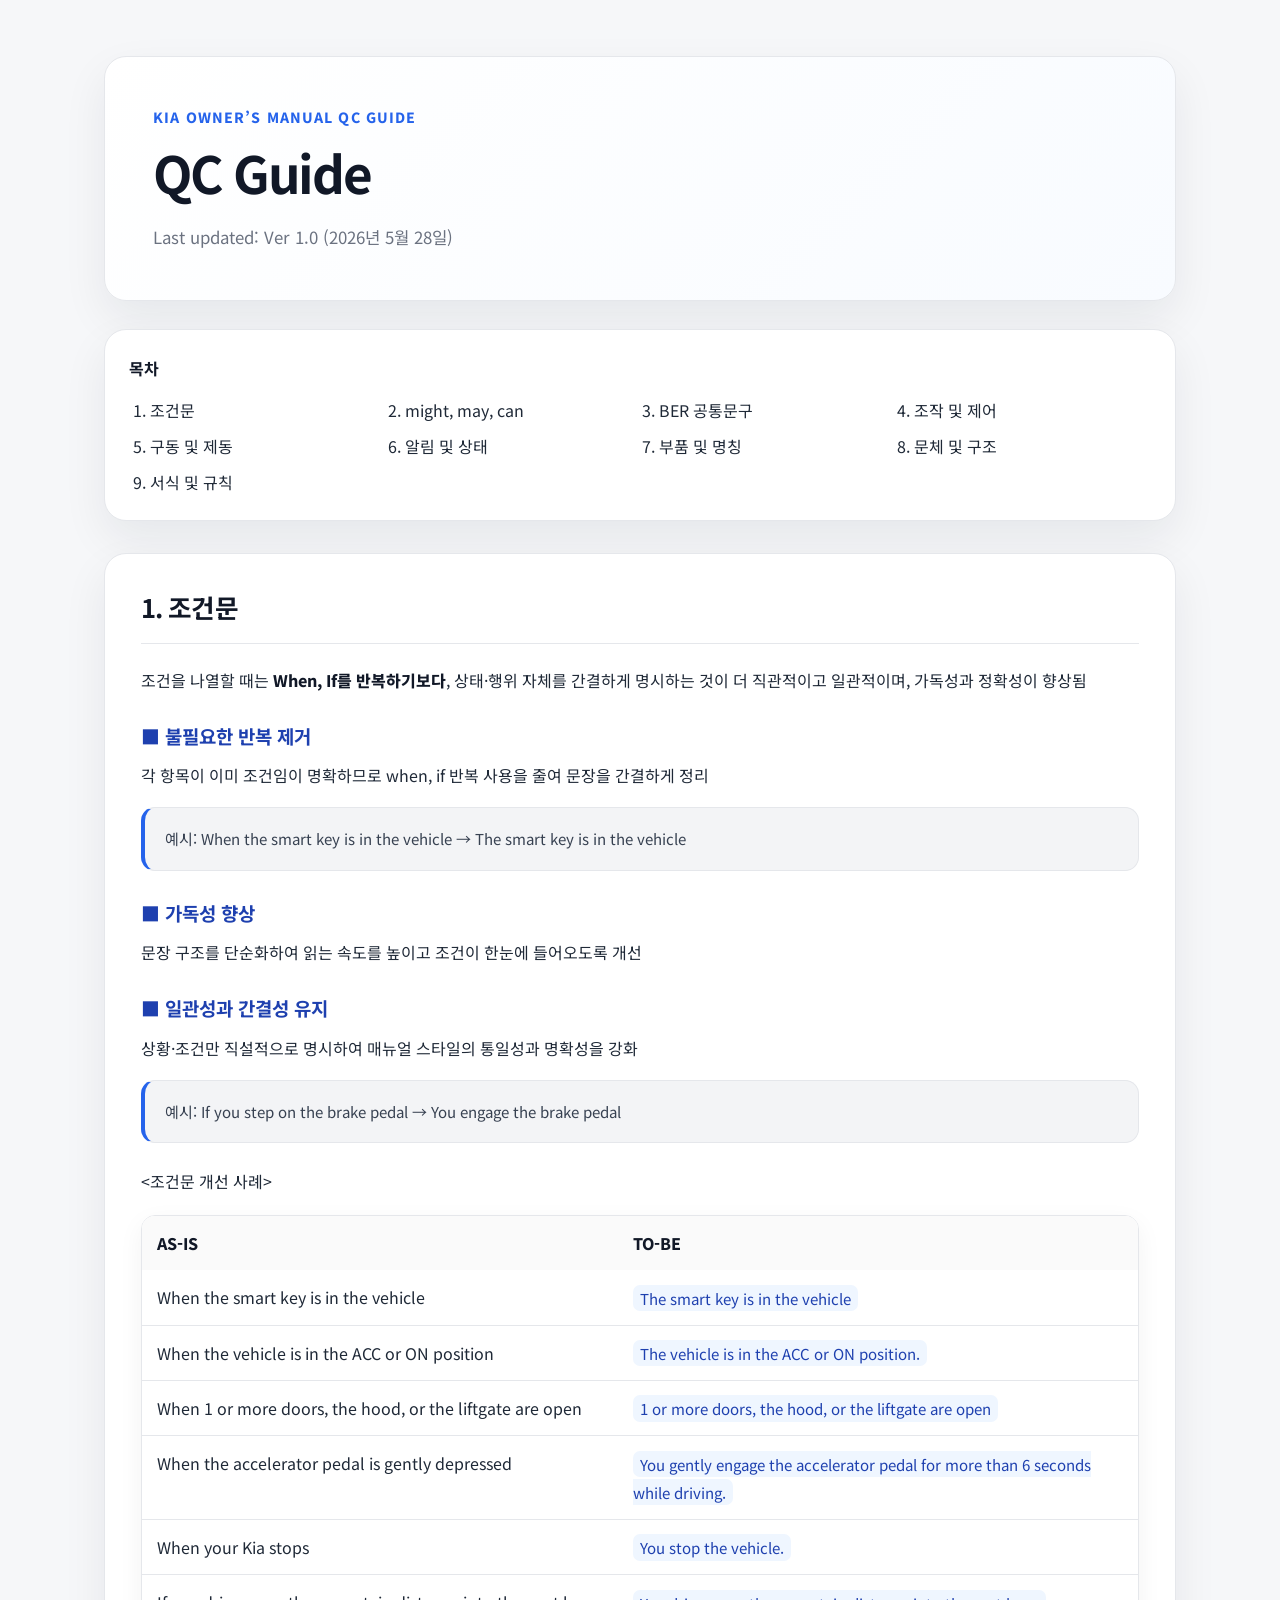
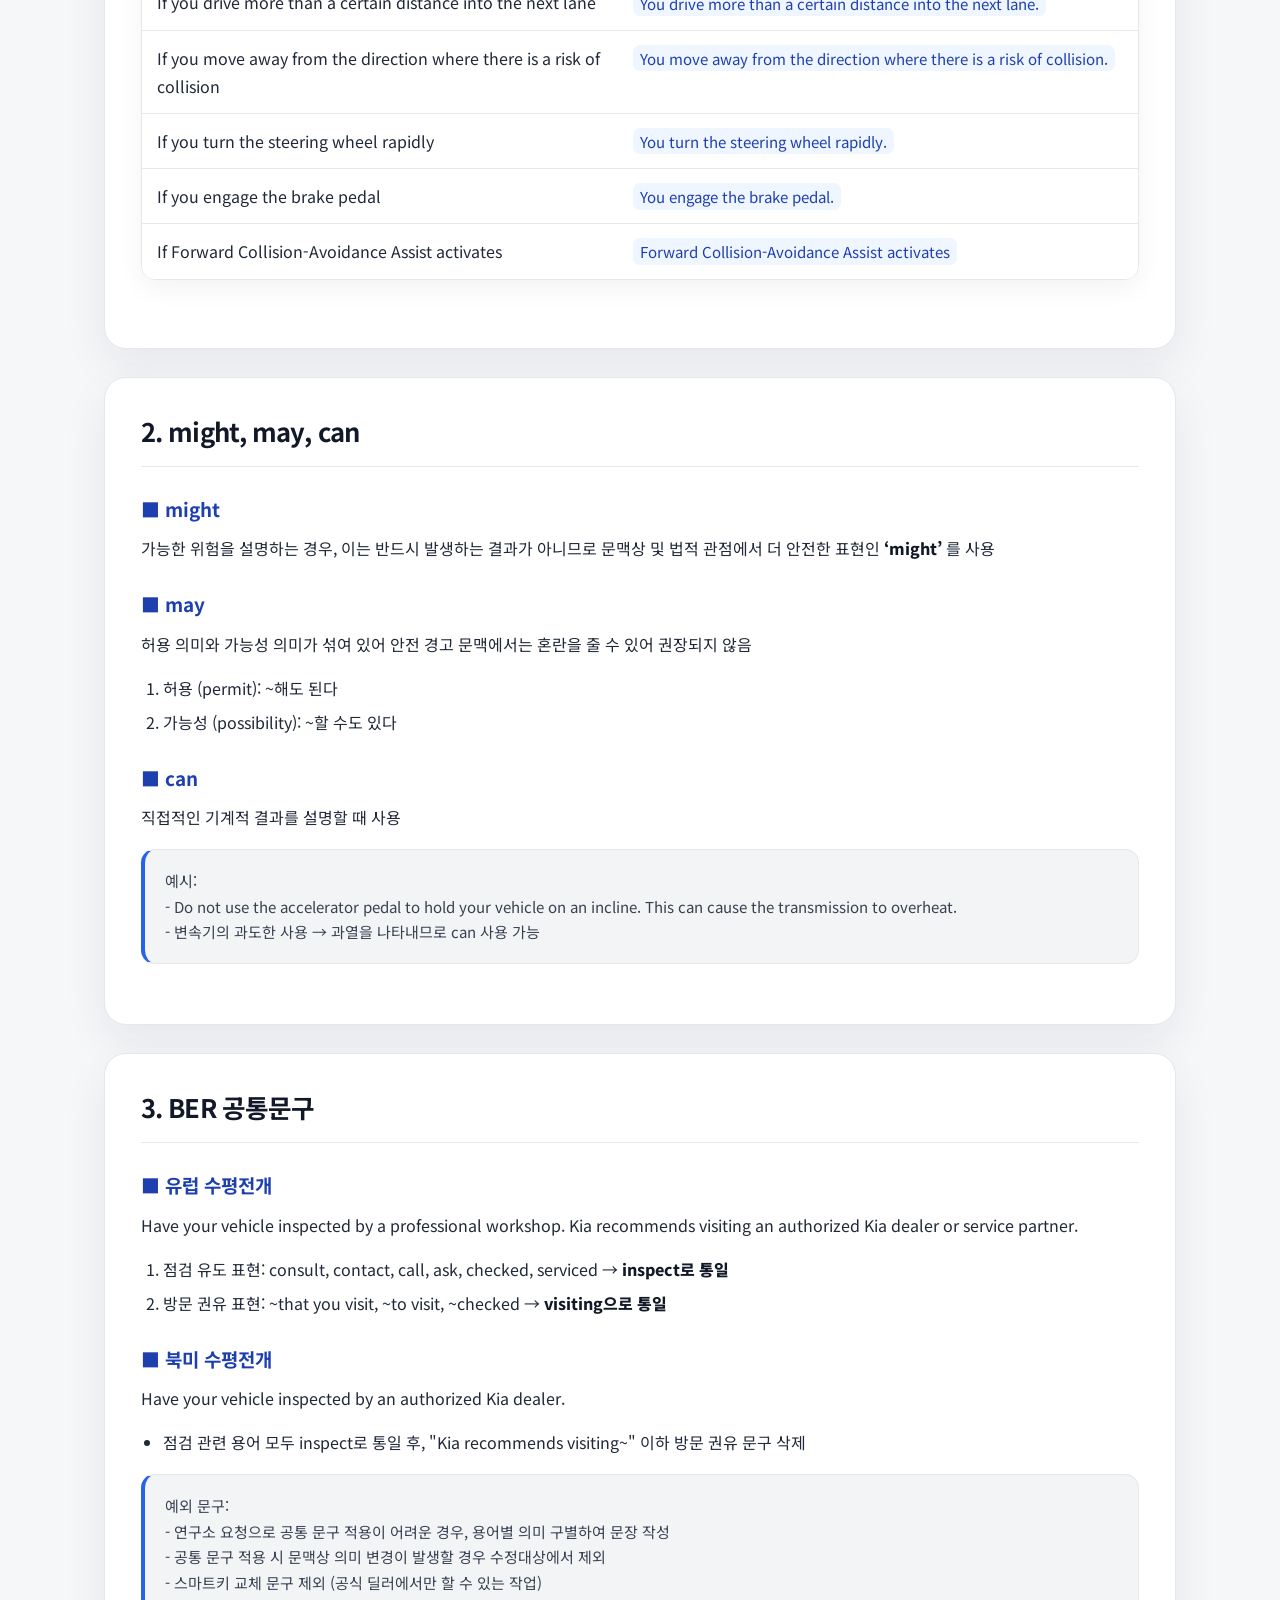
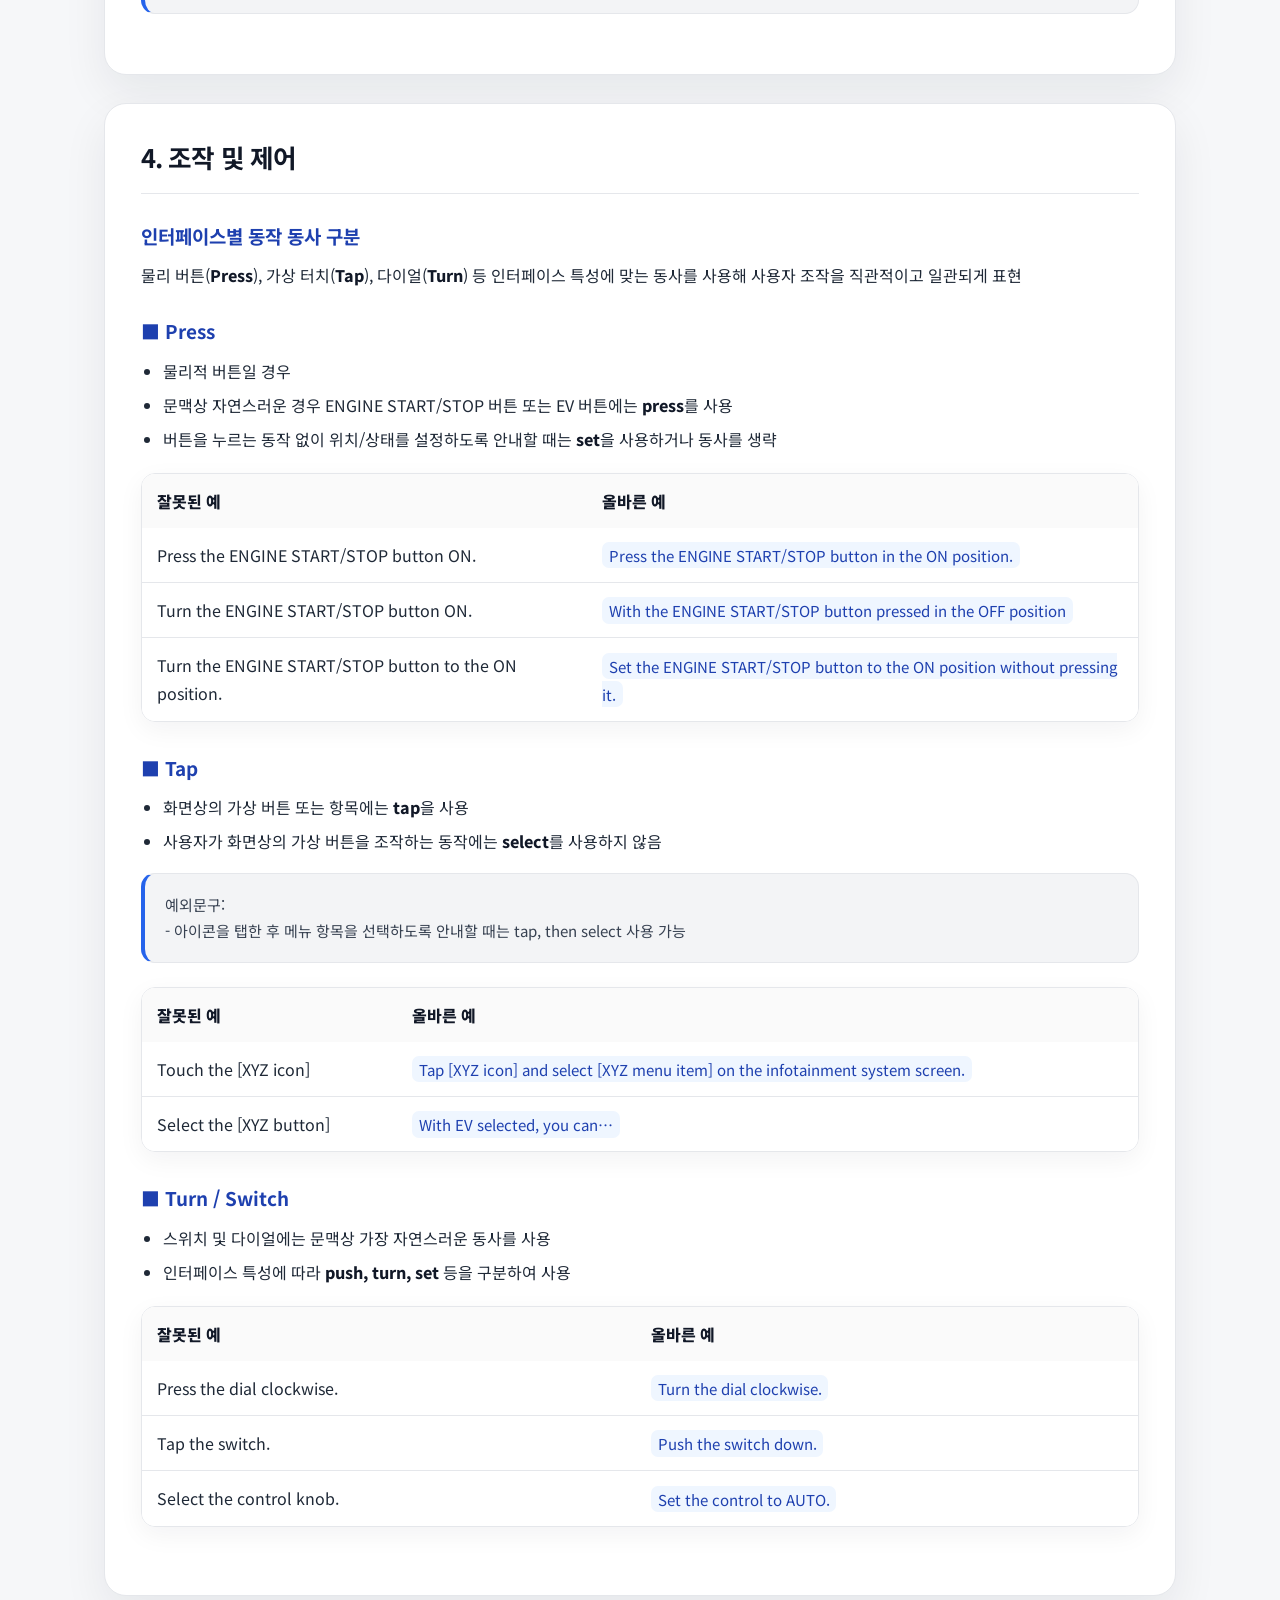
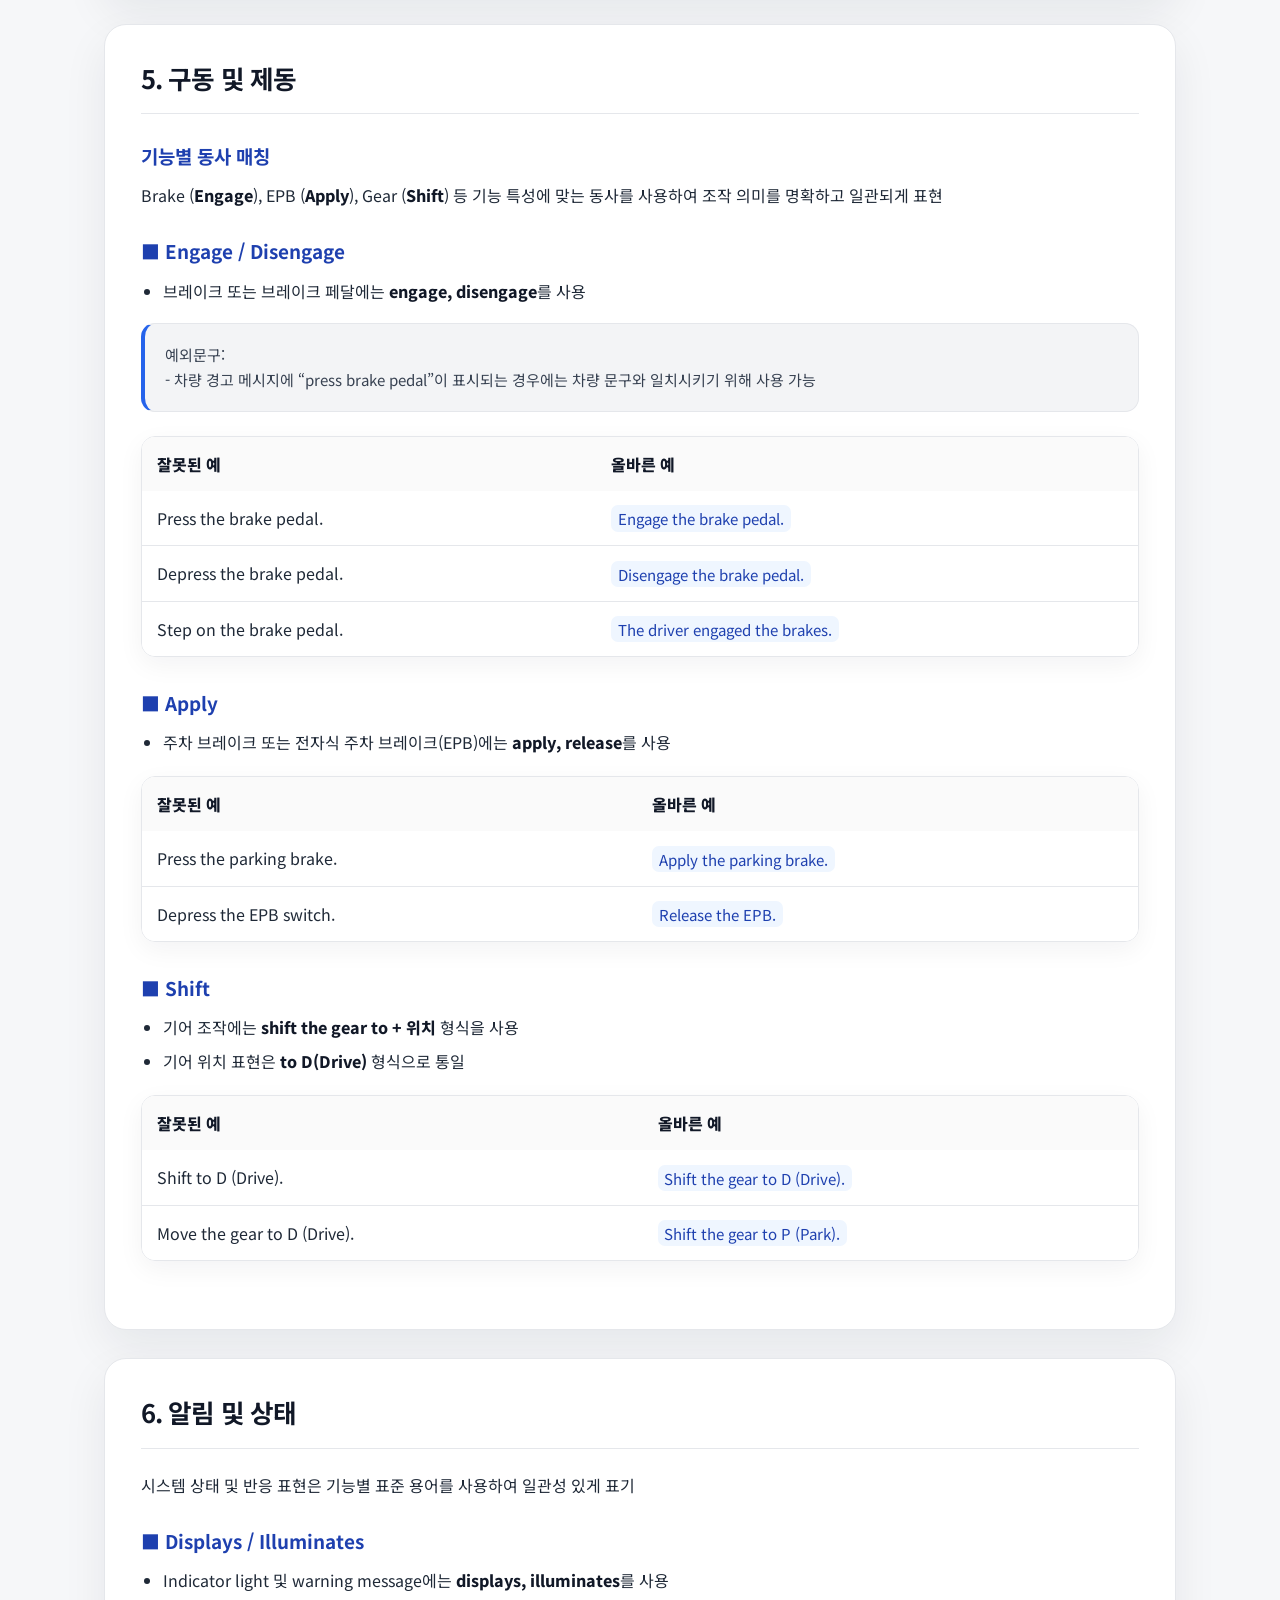
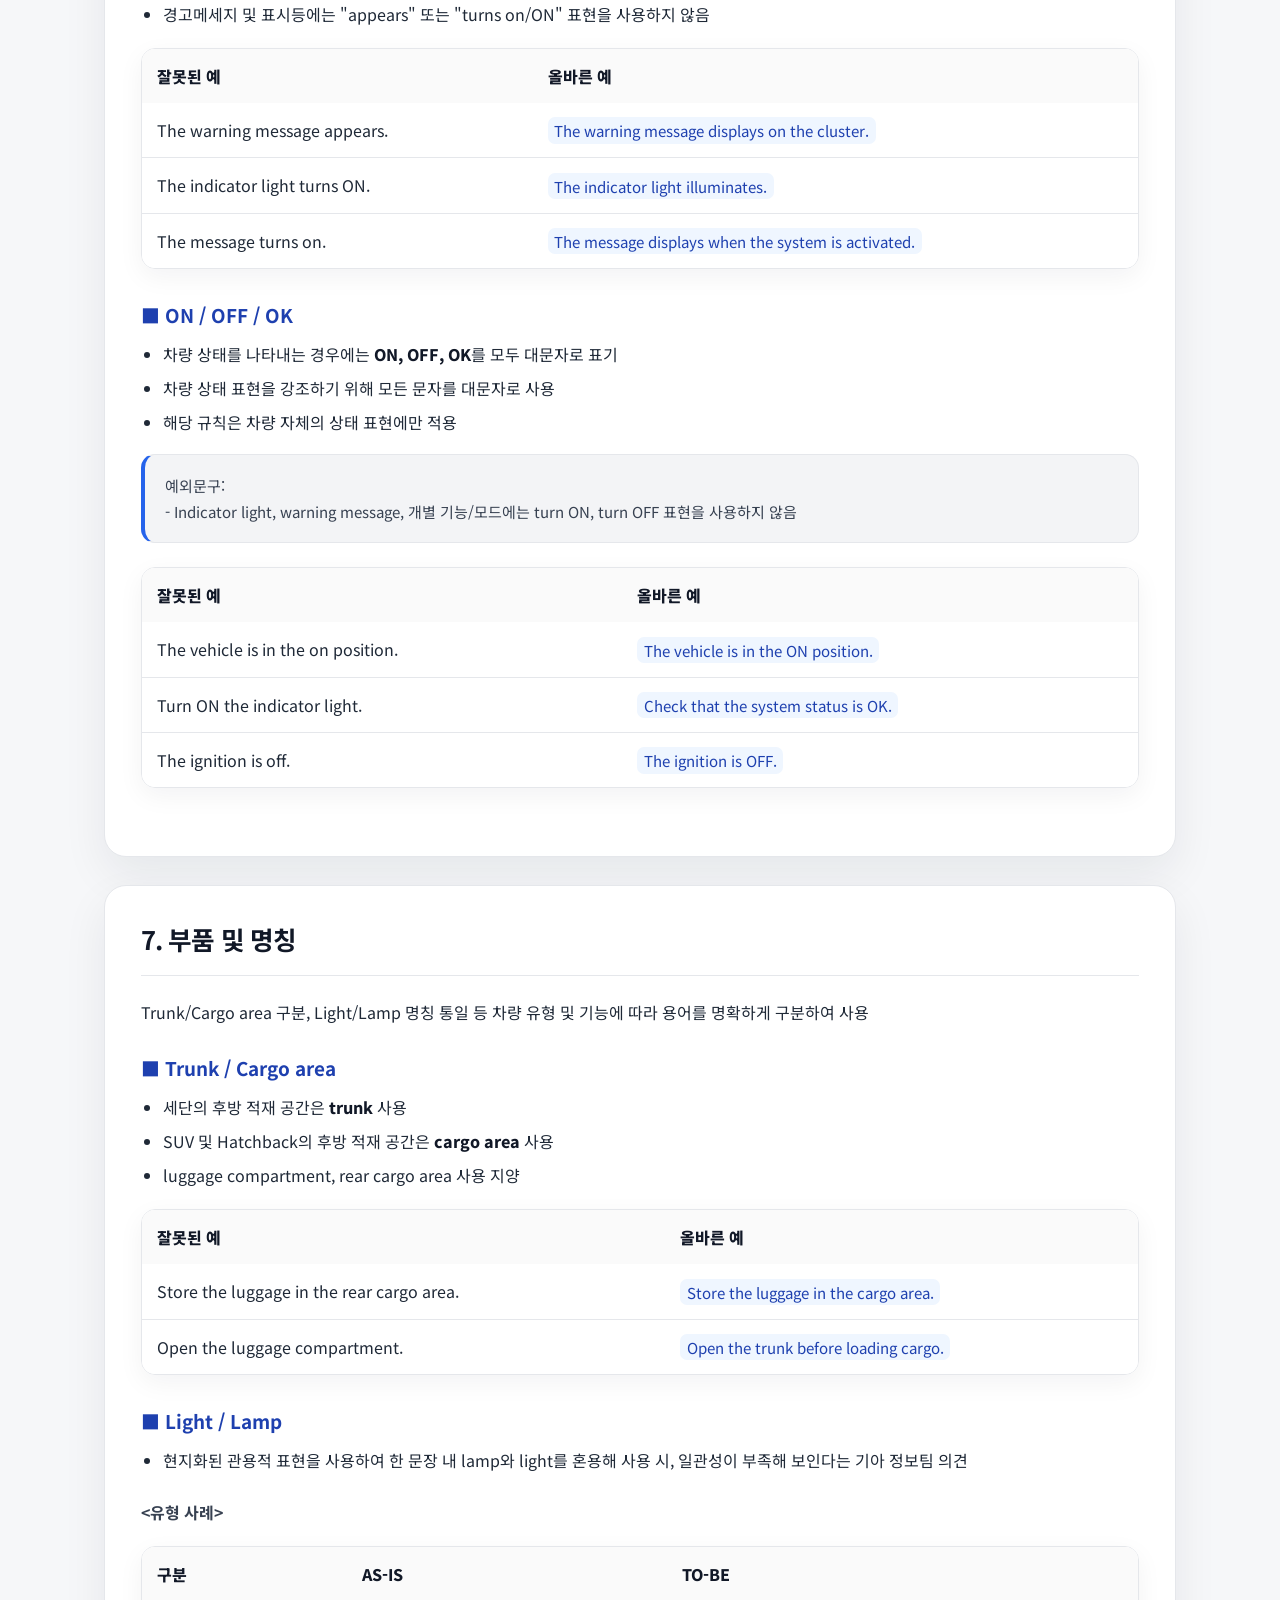
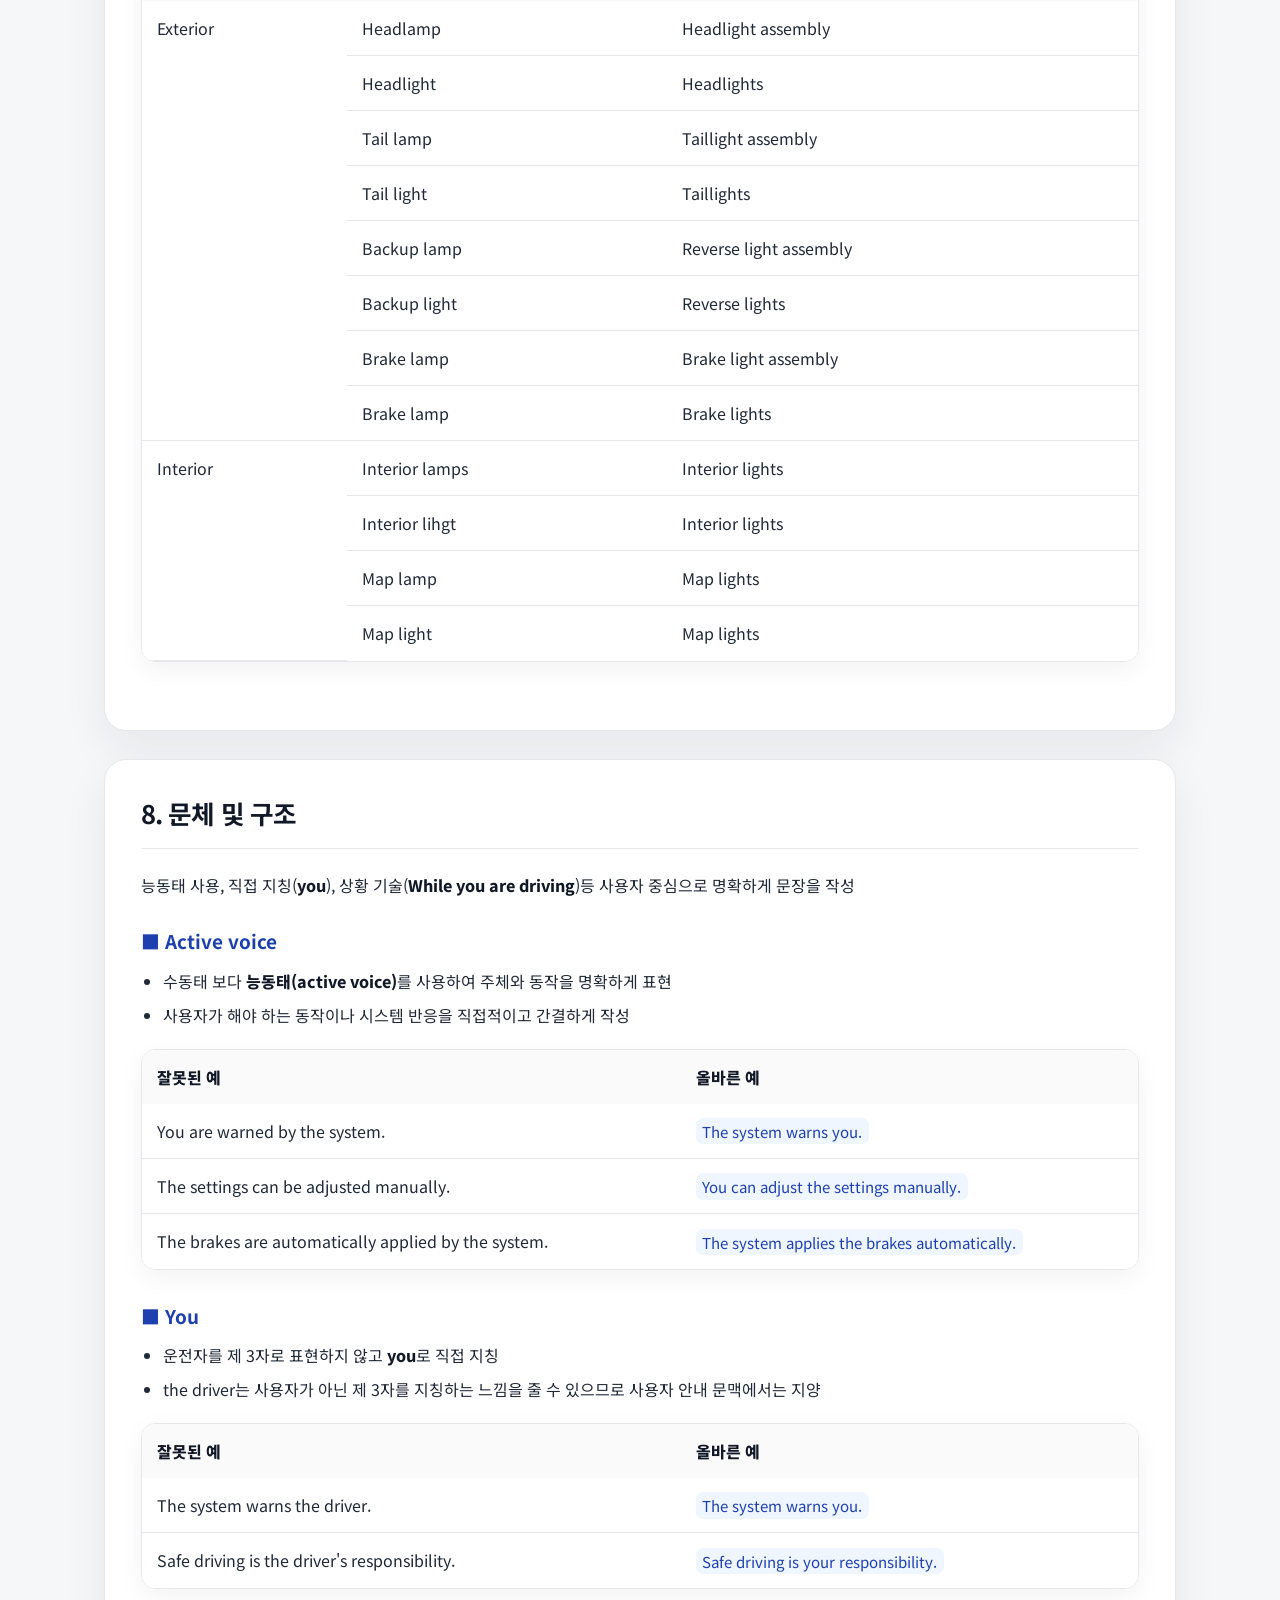
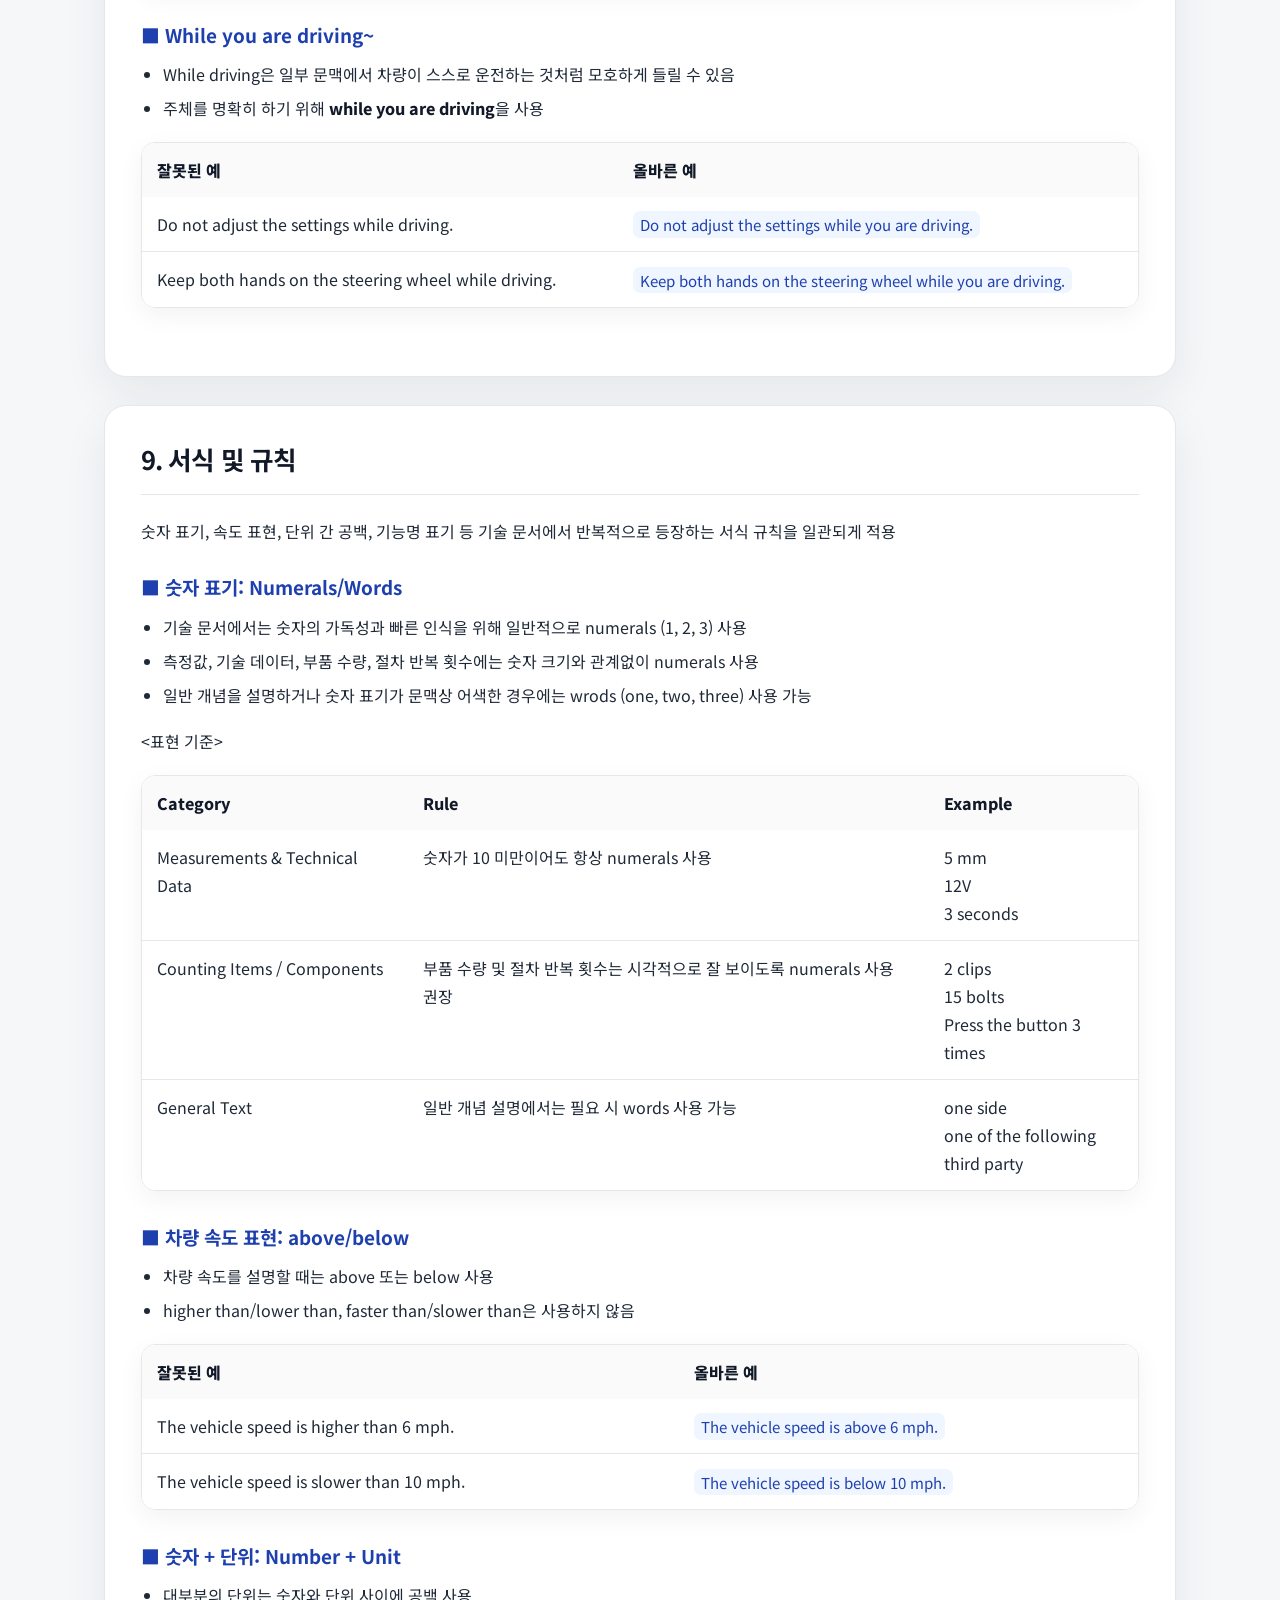
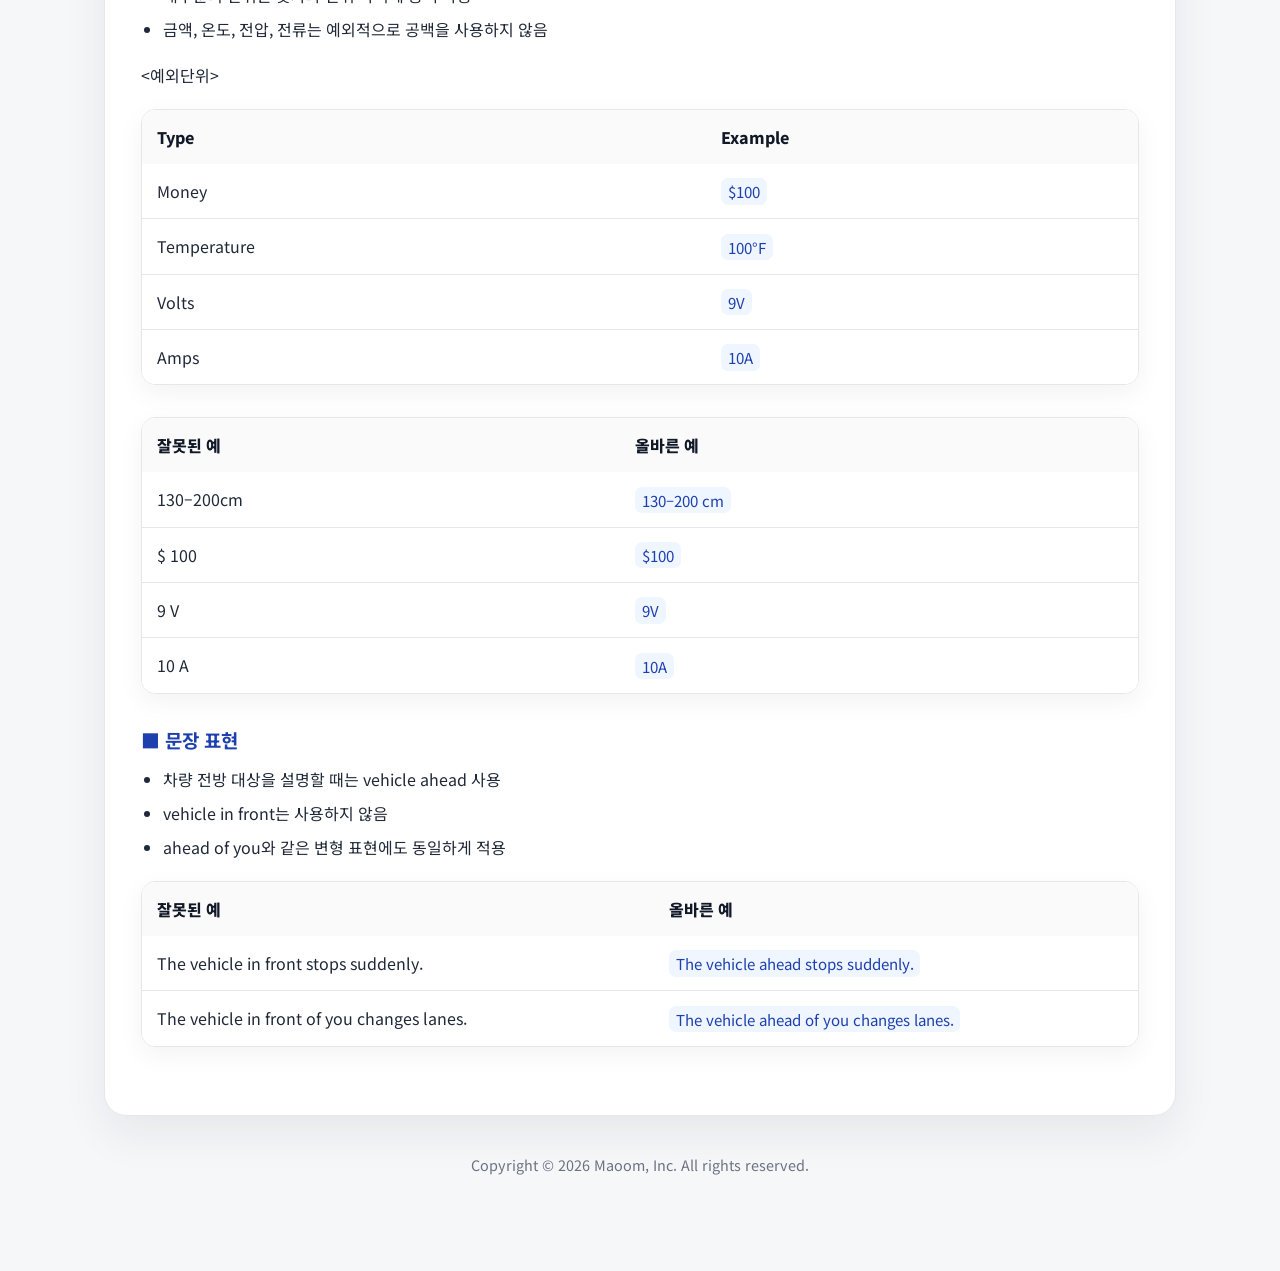
<file: QC-Guide/index.html>
<!doctype html>
<html lang="ko">
<head>
  <meta charset="utf-8" />
  <meta name="viewport" content="width=device-width, initial-scale=1" />
  <title>QC Guide</title>
  <link rel="stylesheet" href="styles.css" />
</head>
<body>
  <main class="page">
    <header class="hero">
      <p class="hero__eyebrow">Kia Owner’s Manual QC Guide</p>
      <h1>QC Guide</h1>
      <p class="hero__description">Last updated: Ver 1.0 (2026년 5월 28일)</p>
    </header>

    <nav class="toc" aria-label="목차">
      <h2>목차</h2>
      <ol>
        <li><a href="#section-1">조건문</a></li>
<li><a href="#section-2">might, may, can</a></li>
<li><a href="#section-3">BER 공통문구</a></li>
<li><a href="#section-4">조작 및 제어</a></li>
<li><a href="#section-5">구동 및 제동</a></li>
<li><a href="#section-6">알림 및 상태</a></li>
<li><a href="#section-7">부품 및 명칭</a></li>
<li><a href="#section-8">문체 및 구조</a></li>
<li><a href="#section-9">서식 및 규칙</a></li>
      </ol>
    </nav>

    <section class="section-card" id="section-1">
<h2>1. 조건문</h2>
<p>조건을 나열할 때는 <strong>When, If를 반복하기보다</strong>, 상태·행위 자체를 간결하게 명시하는 것이 더 직관적이고 일관적이며, 가독성과 정확성이 향상됨</p>



<h3>■ 불필요한 반복 제거</h3>
<p>각 항목이 이미 조건임이 명확하므로 when, if 반복 사용을 줄여 문장을 간결하게 정리</p>
<pre>예시: When the smart key is in the vehicle → The smart key is in the vehicle</pre>




<h3>■ 가독성 향상</h3>
<p>문장 구조를 단순화하여 읽는 속도를 높이고 조건이 한눈에 들어오도록 개선</p>






<h3>■ 일관성과 간결성 유지</h3>
<p>상황·조건만 직설적으로 명시하여 매뉴얼 스타일의 통일성과 명확성을 강화</p>
<pre>예시: If you step on the brake pedal → You engage the brake pedal</pre>


<p>&lt;조건문 개선 사례&gt;</p>
<div class="table-wrap"><table><thead><tr><th>AS-IS</th><th>TO-BE</th></tr></thead><tbody>
<tr><td>When the smart key is in the vehicle	</td>
<td><code>The smart key is in the vehicle
</code></td></tr>

<tr><td>When the vehicle is in the ACC or ON position</td>
<td><code>The vehicle is in the ACC or ON position.</code></td></tr>

<tr><td>When 1 or more doors, the hood, or the liftgate are open</td>
<td><code>1 or more doors, the hood, or the liftgate are open
</code></td></tr>

<tr><td>When the accelerator pedal is gently depressed	</td>
<td><code>You gently engage the accelerator pedal for more than 6 seconds while driving.</code></td></tr>

<tr><td>When your Kia stops	</td>
<td><code>You stop the vehicle.</code></td></tr>

<tr><td>If you drive more than a certain distance into the next lane</td>
<td><code>You drive more than a certain distance into the next lane.</code></td></tr>

<tr><td>If you move away from the direction where there is a risk of collision	</td>
<td><code>You move away from the direction where there is a risk of collision.</code></td></tr>

<tr><td>If you turn the steering wheel rapidly</td>
<td><code>You turn the steering wheel rapidly.</code></td></tr>

<tr><td>If you engage the brake pedal</td>
<td><code>You engage the brake pedal.</code></td></tr>

<tr><td>If Forward Collision-Avoidance Assist activates	</td>
<td><code>Forward Collision-Avoidance Assist activates</code></td></tr>


</tbody></table></div>





</section><section class="section-card" id="section-2">
  <h2>2. might, may, can</h2>
<h3>■ might</h3>
<p>가능한 위험을 설명하는 경우, 이는 반드시 발생하는 결과가 아니므로 문맥상 및 법적 관점에서 더 안전한 표현인 <strong>‘might’</strong> 를 사용</p>
<h3>■ may</h3>
<p>허용 의미와 가능성 의미가 섞여 있어 안전 경고 문맥에서는 혼란을 줄 수 있어 권장되지 않음</p>
<ol><li>허용 (permit): ~해도 된다</li><li>가능성 (possibility): ~할 수도 있다</li></ol>
<h3>■ can</h3>
<p>직접적인 기계적 결과를 설명할 때 사용</p>
<pre>예시:
- Do not use the accelerator pedal to hold your vehicle on an incline. This can cause the transmission to overheat.
- 변속기의 과도한 사용 → 과열을 나타내므로 can 사용 가능</pre>
</section><section class="section-card" id="section-3">
<h2>3. BER 공통문구</h2>
<h3>■ 유럽 수평전개</h3>
<p>Have your vehicle inspected by a professional workshop. Kia recommends visiting an authorized Kia dealer or service partner.</p>
<ol><li>점검 유도 표현: consult, contact, call, ask, checked, serviced → <strong>inspect로 통일</strong></li><li>방문 권유 표현: ~that you visit, ~to visit, ~checked → <strong>visiting으로 통일</strong></li></ol>
<h3>■ 북미 수평전개</h3>
<p>Have your vehicle inspected by an authorized Kia dealer.</p>
<ul><li>점검 관련 용어 모두 inspect로 통일 후, &quot;Kia recommends visiting~&quot; 이하 방문 권유 문구 삭제</li></ul>
<pre>예외 문구:
- 연구소 요청으로 공통 문구 적용이 어려운 경우, 용어별 의미 구별하여 문장 작성
- 공통 문구 적용 시 문맥상 의미 변경이 발생할 경우 수정대상에서 제외
- 스마트키 교체 문구 제외 (공식 딜러에서만 할 수 있는 작업)</pre>
</section><section class="section-card" id="section-4">
<h2>4. 조작 및 제어</h2>
<h3>인터페이스별 동작 동사 구분</h3>
<p>물리 버튼(<strong>Press</strong>), 가상 터치(<strong>Tap</strong>), 다이얼(<strong>Turn</strong>) 등 인터페이스 특성에 맞는 동사를 사용해 사용자 조작을 직관적이고 일관되게 표현</p>
<h3>■ Press</h3>
<ul><li>물리적 버튼일 경우</li><li>문맥상 자연스러운 경우 ENGINE START/STOP 버튼 또는 EV 버튼에는 <strong>press</strong>를 사용</li><li>버튼을 누르는 동작 없이 위치/상태를 설정하도록 안내할 때는 <strong>set</strong>을 사용하거나 동사를 생략</li></ul>
<div class="table-wrap"><table><thead><tr><th>잘못된 예</th><th>올바른 예</th></tr></thead><tbody><tr><td>Press the ENGINE START/STOP button ON.</td><td><code>Press the ENGINE START/STOP button in the ON position.</code></td></tr><tr><td>Turn the ENGINE START/STOP button ON.</td><td><code>With the ENGINE START/STOP button pressed in the OFF position</code></td></tr><tr><td>Turn the ENGINE START/STOP button to the ON position.</td><td><code>Set the ENGINE START/STOP button to the ON position without pressing it.</code></td></tr></tbody></table></div>
<h3>■ Tap</h3>
<ul><li>화면상의 가상 버튼 또는 항목에는 <strong>tap</strong>을 사용</li><li>사용자가 화면상의 가상 버튼을 조작하는 동작에는 <strong>select</strong>를 사용하지 않음</li></ul>
<pre>예외문구:
- 아이콘을 탭한 후 메뉴 항목을 선택하도록 안내할 때는 tap, then select 사용 가능</pre>
<div class="table-wrap"><table><thead><tr><th>잘못된 예</th><th>올바른 예</th></tr></thead><tbody><tr><td>Touch the [XYZ icon]</td><td><code>Tap [XYZ icon] and select [XYZ menu item] on the infotainment system screen.</code></td></tr><tr><td>Select the [XYZ button]</td><td><code>With EV selected, you can…</code></td></tr></tbody></table></div>
<h3>■ Turn / Switch</h3>
<ul><li>스위치 및 다이얼에는 문맥상 가장 자연스러운 동사를 사용</li><li>인터페이스 특성에 따라 <strong>push, turn, set</strong> 등을 구분하여 사용</li></ul>
<div class="table-wrap"><table><thead><tr><th>잘못된 예</th><th>올바른 예</th></tr></thead><tbody><tr><td>Press the dial clockwise.</td><td><code>Turn the dial clockwise.</code></td></tr><tr><td>Tap the switch.</td><td><code>Push the switch down.</code></td></tr><tr><td>Select the control knob.</td><td><code>Set the control to AUTO.</code></td></tr></tbody></table></div>
</section><section class="section-card" id="section-5">
<h2>5. 구동 및 제동</h2>
<h3>기능별 동사 매칭</h3>
<p>Brake (<strong>Engage</strong>), EPB (<strong>Apply</strong>), Gear (<strong>Shift</strong>) 등 기능 특성에 맞는 동사를 사용하여 조작 의미를 명확하고 일관되게 표현</p>
<h3>■ Engage / Disengage</h3>
<ul><li>브레이크 또는 브레이크 페달에는 <strong>engage, disengage</strong>를 사용</li></ul>
<pre>예외문구:
- 차량 경고 메시지에 “press brake pedal”이 표시되는 경우에는 차량 문구와 일치시키기 위해 사용 가능</pre>
<div class="table-wrap"><table><thead><tr><th>잘못된 예</th><th>올바른 예</th></tr></thead><tbody><tr><td>Press the brake pedal.</td><td><code>Engage the brake pedal.</code></td></tr><tr><td>Depress the brake pedal.</td><td><code>Disengage the brake pedal.</code></td></tr><tr><td>Step on the brake pedal.</td><td><code>The driver engaged the brakes.</code></td></tr></tbody></table></div>
<h3>■ Apply</h3>
<ul><li>주차 브레이크 또는 전자식 주차 브레이크(EPB)에는 <strong>apply, release</strong>를 사용</li></ul>
<div class="table-wrap"><table><thead><tr><th>잘못된 예</th><th>올바른 예</th></tr></thead><tbody><tr><td>Press the parking brake.</td><td><code>Apply the parking brake.</code></td></tr><tr><td>Depress the EPB switch.</td><td><code>Release the EPB.</code></td></tr></tbody></table></div>
<h3>■ Shift</h3>
<ul><li>기어 조작에는 <strong>shift the gear to + 위치</strong> 형식을 사용</li><li>기어 위치 표현은 <strong>to D(Drive)</strong> 형식으로 통일</li></ul>
<div class="table-wrap"><table><thead><tr><th>잘못된 예</th><th>올바른 예</th></tr></thead><tbody><tr><td>Shift to D (Drive).</td><td><code>Shift the gear to D (Drive).</code></td></tr><tr><td>Move the gear to D (Drive).</td><td><code>Shift the gear to P (Park).</code></td></tr></tbody></table></div>
</section><section class="section-card" id="section-6">
<h2>6. 알림 및 상태</h2>
<p>시스템 상태 및 반응 표현은 기능별 표준 용어를 사용하여 일관성 있게 표기</p>
<h3>■ Displays / Illuminates</h3>
<ul><li>Indicator light 및 warning message에는 <strong>displays, illuminates</strong>를 사용</li><li>경고메세지 및 표시등에는 &quot;appears&quot; 또는 &quot;turns on/ON&quot; 표현을 사용하지 않음</li></ul>
<div class="table-wrap"><table><thead><tr><th>잘못된 예</th><th>올바른 예</th></tr></thead><tbody><tr><td>The warning message appears.</td><td><code>The warning message displays on the cluster.</code></td></tr><tr><td>The indicator light turns ON.</td><td><code>The indicator light illuminates.</code></td></tr><tr><td>The message turns on.</td><td><code>The message displays when the system is activated.</code></td></tr></tbody></table></div>
<h3>■ ON / OFF / OK</h3>
<ul><li>차량 상태를 나타내는 경우에는 <strong>ON, OFF, OK</strong>를 모두 대문자로 표기</li><li>차량 상태 표현을 강조하기 위해 모든 문자를 대문자로 사용</li><li>해당 규칙은 차량 자체의 상태 표현에만 적용</li></ul>
<pre>예외문구:
- Indicator light, warning message, 개별 기능/모드에는 turn ON, turn OFF 표현을 사용하지 않음</pre>
<div class="table-wrap"><table><thead><tr><th>잘못된 예</th><th>올바른 예</th></tr></thead><tbody><tr><td>The vehicle is in the on position.</td><td><code>The vehicle is in the ON position.</code></td></tr><tr><td>Turn ON the indicator light.</td><td><code>Check that the system status is OK.</code></td></tr><tr><td>The ignition is off.</td><td><code>The ignition is OFF.</code></td></tr></tbody></table></div>
</section><section class="section-card" id="section-7">
<h2>7. 부품 및 명칭</h2>
<p>Trunk/Cargo area 구분, Light/Lamp 명칭 통일 등 차량 유형 및 기능에 따라 용어를 명확하게 구분하여 사용</p>
<h3>■ Trunk / Cargo area</h3>
<ul><li>세단의 후방 적재 공간은 <strong>trunk</strong> 사용</li><li>SUV 및 Hatchback의 후방 적재 공간은 <strong>cargo area</strong> 사용</li><li>luggage compartment, rear cargo area 사용 지양</li></ul>
<div class="table-wrap"><table><thead><tr><th>잘못된 예</th><th>올바른 예</th></tr></thead><tbody><tr><td>Store the luggage in the rear cargo area.</td><td><code>Store the luggage in the cargo area.</code></td></tr><tr><td>Open the luggage compartment.</td><td><code>Open the trunk before loading cargo.</code></td></tr></tbody></table></div>
<h3>■ Light / Lamp</h3>
<ul><li>현지화된 관용적 표현을 사용하여 한 문장 내 lamp와 light를 혼용해 사용 시, 일관성이 부족해 보인다는 기아 정보팀 의견</li></ul>
<h4>&lt;유형 사례&gt;</h4>
<div class="table-wrap"><table>
<thead>
  <tr>
    <th>구분</th>
    <th>AS-IS</th>
    <th>TO-BE</th>
  </tr>
</thead>
<tbody>
  <tr>
    <td rowspan="8">Exterior</td>
    <td>Headlamp</td>
    <td>Headlight assembly</td>    
  </tr>
  <tr>
    <td>Headlight</td>
    <td>Headlights</td>    
  </tr>
  <tr>
    <td>Tail lamp</td>
    <td>Taillight assembly</td>    
  </tr>
  <tr>
    <td>Tail light</td>
    <td>Taillights</td>    
  </tr>
  <tr>
    <td>Backup lamp</td>
    <td>Reverse light assembly</td>    
  </tr>
  <tr>
    <td>Backup light</td>
    <td>Reverse lights</td>    
  </tr>
  <tr>
    <td>Brake lamp</td>
    <td>Brake light assembly</td>    
  </tr>
  <tr>
    <td>Brake lamp</td>
    <td>Brake lights</td>    
  </tr>
  <tr>
    <td rowspan="4">Interior</td>
    <td>Interior lamps</td>
    <td>Interior lights</td>
  </tr>
  <tr>
    <td>Interior lihgt</td>
    <td>Interior lights</td>    
  </tr>
  <tr>
    <td>Map lamp</td>
    <td>Map lights</td>    
  </tr>
  <tr>
    <td>Map light</td>
    <td>Map lights</td>
  </tr>
  </tbody>

</table></div>
</section><section class="section-card" id="section-8">
<h2>8. 문체 및 구조</h2>
<p>능동태 사용, 직접 지칭(<strong>you</strong>), 상황 기술(<strong>While you are driving</strong>)등 사용자 중심으로 명확하게 문장을 작성</p>
<h3>■ Active voice</h3>
<ul><li>수동태 보다 <strong>능동태(active voice)</strong>를 사용하여 주체와 동작을 명확하게 표현</li><li>사용자가 해야 하는 동작이나 시스템 반응을 직접적이고 간결하게 작성</li></ul>
<div class="table-wrap"><table><thead><tr><th>잘못된 예</th><th>올바른 예</th></tr></thead><tbody><tr><td>You are warned by the system.</td><td><code>The system warns you.</code></td></tr><tr><td>The settings can be adjusted manually.</td><td><code>You can adjust the settings manually.</code></td></tr><tr><td>The brakes are automatically applied by the system.</td><td><code>The system applies the brakes automatically.</code></td></tr></tbody></table></div>
<h3>■ You</h3>
<ul><li>운전자를 제 3자로 표현하지 않고 <strong>you</strong>로 직접 지칭</li><li>the driver는 사용자가 아닌 제 3자를 지칭하는 느낌을 줄 수 있으므로 사용자 안내 문맥에서는 지양</li></ul>
<div class="table-wrap"><table><thead><tr><th>잘못된 예</th><th>올바른 예</th></tr></thead><tbody><tr><td>The system warns the driver.</td><td><code>The system warns you.</code></td></tr><tr><td>Safe driving is the driver&#x27;s responsibility.</td><td><code>Safe driving is your responsibility.</code></td></tr></tbody></table></div>
<h3>■ While you are driving~</h3>
<ul><li>While driving은 일부 문맥에서 차량이 스스로 운전하는 것처럼 모호하게 들릴 수 있음</li><li>주체를 명확히 하기 위해 <strong>while you are driving</strong>을 사용</li></ul>
<div class="table-wrap"><table><thead><tr><th>잘못된 예</th><th>올바른 예</th></tr></thead><tbody><tr><td>Do not adjust the settings while driving.</td><td><code>Do not adjust the settings while you are driving.</code></td></tr><tr><td>Keep both hands on the steering wheel while driving.</td><td><code>Keep both hands on the steering wheel while you are driving.</code></td></tr></tbody></table></div>
</section><section class="section-card" id="section-9">
<h2>9. 서식 및 규칙</h2>
<p>숫자 표기, 속도 표현, 단위 간 공백, 기능명 표기 등 기술 문서에서 반복적으로 등장하는 서식 규칙을 일관되게 적용</p>
<h3>■ 숫자 표기: Numerals/Words</h3>
<ul><li>기술 문서에서는 숫자의 가독성과 빠른 인식을 위해 일반적으로 numerals (1, 2, 3) 사용</li><li>측정값, 기술 데이터, 부품 수량, 절차 반복 횟수에는 숫자 크기와 관계없이 numerals 사용</li><li>일반 개념을 설명하거나 숫자 표기가 문맥상 어색한 경우에는 wrods (one, two, three) 사용 가능</li></ul>
<p>&lt;표현 기준&gt;</p>
<div class="table-wrap"><table><thead><tr><th>Category</th><th>Rule</th><th>Example</th></tr></thead><tbody><tr><td>Measurements &amp; Technical Data</td><td>숫자가 10 미만이어도 항상 numerals 사용</td><td>5 mm <br> 12V<br>3 seconds</td></tr><tr><td>Counting Items / Components</td><td>부품 수량 및 절차 반복 횟수는 시각적으로 잘 보이도록 numerals 사용 권장</td><td>2 clips<br>15 bolts<br>Press the button 3 times</td></tr><tr><td>General Text</td><td>일반 개념 설명에서는 필요 시 words 사용 가능</td><td>one side<br>one of the following<br>third party</td></tr></tbody></table></div>
<h3>■ 차량 속도 표현: above/below</h3>
<ul><li>차량 속도를 설명할 때는 above 또는 below 사용</li><li>higher than/lower than, faster than/slower than은 사용하지 않음</li></ul>
<div class="table-wrap"><table><thead><tr><th>잘못된 예</th><th>올바른 예</th></tr></thead><tbody><tr><td>The vehicle speed is higher than 6 mph.</td><td><code>The vehicle speed is above 6 mph.</code></td></tr><tr><td>The vehicle speed is slower than 10 mph.</td><td><code>The vehicle speed is below 10 mph.</code></td></tr></tbody></table></div>
<h3>■ 숫자 + 단위: Number + Unit</h3>
<ul><li>대부분의 단위는 숫자와 단위 사이에 공백 사용</li><li>금액, 온도, 전압, 전류는 예외적으로 공백을 사용하지 않음</li></ul>
<p>&lt;예외단위&gt;</p>
<div class="table-wrap"><table><thead><tr><th>Type</th><th>Example</th></tr></thead><tbody><tr><td>Money</td><td><code>$100</code></td></tr><tr><td>Temperature</td><td><code>100°F</code></td></tr><tr><td>Volts</td><td><code>9V</code></td></tr><tr><td>Amps</td><td><code>10A</code></td></tr></tbody></table></div>
<div class="table-wrap"><table><thead><tr><th>잘못된 예</th><th>올바른 예</th></tr></thead><tbody><tr><td>130–200cm</td><td><code>130–200 cm</code></td></tr><tr><td>$ 100</td><td><code>$100</code></td></tr><tr><td>9 V</td><td><code>9V</code></td></tr><tr><td>10 A</td><td><code>10A</code></td></tr></tbody></table></div>
<h3>■ 문장 표현</h3>
<ul><li>차량 전방 대상을 설명할 때는 vehicle ahead 사용</li><li>vehicle in front는 사용하지 않음</li><li>ahead of you와 같은 변형 표현에도 동일하게 적용</li></ul>
<div class="table-wrap"><table><thead><tr><th>잘못된 예</th><th>올바른 예</th></tr></thead><tbody><tr><td>The vehicle in front stops suddenly.</td><td><code>The vehicle ahead stops suddenly.</code></td></tr><tr><td>The vehicle in front of you changes lanes.</td><td><code>The vehicle ahead of you changes lanes.</code></td></tr></tbody></table></div>
</section>

    <footer class="footer">
      <p>Copyright © 2026 Maoom, Inc. All rights reserved.</p>
    </footer>
  </main>
</body>
</html>
</file>
<file: EU-Legal/styles.css>
:root{
  --bg:#f6f7fb;
  --surface:#ffffff;
  --surface-soft:#f9fafb;
  --text:#111827;
  --muted:#6b7280;
  --line:#e5e7eb;
  --primary:#2563eb;
  --primary-soft:#eff6ff;
  --danger:#dc2626;
  --danger-soft:#fef2f2;
  --success:#16a34a;
  --shadow:0 18px 50px rgba(15,23,42,.08);
}

*{box-sizing:border-box}
html{scroll-behavior:smooth}
body{
  margin:0;
  font-family:-apple-system,BlinkMacSystemFont,"Segoe UI","Pretendard","Noto Sans KR",Arial,sans-serif;
  color:var(--text);
  background:var(--bg);
  line-height:1.72;
  display:flex;
}

.sidebar{
  position:sticky;
  top:0;
  width:300px;
  height:100vh;
  padding:28px 24px;
  background:rgba(255,255,255,.92);
  border-right:1px solid var(--line);
  backdrop-filter:blur(18px);
  overflow:auto;
}

.brand{display:flex;gap:12px;align-items:center;margin-bottom:28px}
.brand-mark{
  display:grid;place-items:center;
  width:42px;height:42px;border-radius:14px;
  background:var(--primary);
  color:#fff;font-weight:800;
}
.brand strong{display:block;font-size:17px}
.brand small{display:block;color:var(--muted);font-size:12px;margin-top:2px}

.search{display:block;margin-bottom:18px}
.search span{display:block;font-size:12px;color:var(--muted);margin-bottom:6px}
.search input{
  width:100%;border:1px solid var(--line);border-radius:12px;
  padding:11px 12px;background:#fff;outline:none;
}
.search input:focus{border-color:var(--primary);box-shadow:0 0 0 3px var(--primary-soft)}

.toc a{
  display:block;
  padding:9px 10px;
  border-radius:10px;
  color:#4b5563;
  text-decoration:none;
  font-size:14px;
}
.toc a:hover,.toc a.active{background:var(--primary-soft);color:var(--primary)}

.page{width:min(100%,1120px);padding:56px 44px 80px;margin:0 auto}

.hero{
  padding:48px 0 34px;
  border-bottom:1px solid var(--line);
  margin-bottom:28px;
}
.eyebrow{
  display:inline-flex;
  padding:7px 12px;
  border-radius:999px;
  background:var(--primary-soft);
  color:var(--primary);
  font-weight:700;
  font-size:13px;
  margin:0 0 18px;
}
.hero h1{font-size:56px;line-height:1.08;letter-spacing:-.04em;margin:0 0 18px}
.hero h1 span{color:var(--muted);font-weight:600}
.lead{font-size:20px;color:var(--muted);max-width:780px;margin:0}
.hero-actions{display:flex;gap:10px;margin-top:26px}
.hero-actions button,.top-button{
  border:1px solid var(--line);
  background:#fff;
  border-radius:999px;
  padding:10px 16px;
  cursor:pointer;
}
.hero-actions button:hover,.top-button:hover{border-color:var(--primary);color:var(--primary)}

.overview{
  display:grid;
  grid-template-columns:repeat(3,1fr);
  gap:16px;
  margin:26px 0 30px;
}
.overview article{
  background:var(--surface);
  border:1px solid var(--line);
  border-radius:18px;
  padding:20px;
  box-shadow:0 8px 24px rgba(15,23,42,.04);
}
.overview strong{display:block;margin-bottom:8px}
.overview p{margin:0;color:var(--muted);font-size:14px}

.law-section{
  background:var(--surface);
  border:1px solid var(--line);
  border-radius:22px;
  margin-bottom:18px;
  overflow:hidden;
  box-shadow:0 12px 34px rgba(15,23,42,.05);
  scroll-margin-top:24px;
}
.section-toggle{
  width:100%;
  border:0;
  background:#fff;
  padding:24px 28px;
  display:flex;
  align-items:center;
  justify-content:space-between;
  text-align:left;
  cursor:pointer;
}
.section-toggle span{font-size:24px;font-weight:800;letter-spacing:-.02em}
.section-toggle i{
  width:12px;height:12px;border-right:2px solid #9ca3af;border-bottom:2px solid #9ca3af;
  transform:rotate(45deg);
  transition:.2s;
}
.section-toggle[aria-expanded="false"] i{transform:rotate(-45deg)}
.section-panel{display:block}
.section-panel[hidden]{display:none}
.section-content{padding:0 28px 30px}

.section-content h3{
  display:flex;
  align-items:center;
  gap:10px;
  margin:28px 0 14px;
  font-size:20px;
  letter-spacing:-.02em;
}
.section-content p{margin:10px 0;color:#374151}
.section-content small,.muted{color:var(--muted)}
.text-danger{color:var(--danger);font-weight:700}

.md-icon{
  display:inline-flex;
  align-items:center;
  justify-content:center;
  width:30px;
  height:30px;
  margin-right:7px;
  border-radius:10px;
  background:var(--primary-soft);
  color:var(--primary);
  font-size:16px;
  line-height:1;
  vertical-align:middle;
  flex:0 0 auto;
}
.section-content h3 .md-icon{margin-right:0}
.icon-target{background:#ecfdf5;color:#16a34a}
.icon-pin{background:#fffbeb;color:#d97706}
.icon-write{background:#f5f3ff;color:#7c3aed}
.icon-no{background:#fef2f2;color:#dc2626}
.icon-ok{background:#eff6ff;color:#2563eb}

/* 리스트는 개별 박스가 아니라 하나의 상자 안에 항목으로 통일 */
.check-list,
.number-list{
  margin:14px 0 22px;
  padding:12px 18px;
  list-style:none;
  background:var(--surface-soft);
  border:1px solid var(--line);
  border-radius:16px;
}

.check-list li,
.number-list li{
  position:relative;
  margin:0;
  padding:10px 4px 10px 30px;
  background:transparent;
  border:0;
  border-radius:0;
}

.check-list li + li,
.number-list li + li{
  border-top:1px solid #edf0f3;
}

.check-list li:before{
  content:"✓";
  position:absolute;
  left:4px;
  top:10px;
  color:var(--success);
  font-weight:800;
}

.number-list{counter-reset:item}
.number-list li{counter-increment:item}
.number-list li:before{
  content:counter(item);
  position:absolute;
  left:0;
  top:12px;
  width:20px;
  height:20px;
  border-radius:50%;
  background:var(--primary-soft);
  color:var(--primary);
  font-size:12px;
  font-weight:800;
  display:grid;
  place-items:center;
}

.callout{
  margin:18px 0;
  padding:18px 20px;
  border-radius:16px;
  border:1px solid #fecaca;
  border-left:5px solid var(--danger);
  background:var(--danger-soft);
  color:#991b1b;
}
.callout p{margin:8px 0;color:inherit}

.figure{
  margin:22px 0;
  border:1px solid var(--line);
  border-radius:18px;
  overflow:hidden;
  background:#fff;
}
.figure img{
  display:block;
  width:100%;
  max-height:560px;
  object-fit:contain;
  background:#fff;
}

.table-wrap{overflow:auto;margin:20px 0;border:1px solid var(--line);border-radius:16px}
table{width:100%;border-collapse:collapse;background:#fff;min-width:720px}
th,td{padding:14px 16px;border-bottom:1px solid var(--line);vertical-align:top}
th{background:var(--surface-soft);text-align:left}
tr:last-child td{border-bottom:0}

.top-button{
  position:fixed;
  right:22px;
  bottom:22px;
  width:44px;
  height:44px;
  padding:0;
  box-shadow:var(--shadow);
}

@media(max-width:980px){
  body{display:block}
  .sidebar{position:relative;width:100%;height:auto;border-right:0;border-bottom:1px solid var(--line)}
  .toc{display:flex;gap:6px;overflow:auto;padding-bottom:4px}
  .toc a{white-space:nowrap}
  .page{padding:28px 18px 60px}
  .hero h1{font-size:40px}
  .lead{font-size:17px}
  .overview{grid-template-columns:1fr}
  .section-toggle{padding:20px}
  .section-toggle span{font-size:20px}
  .section-content{padding:0 20px 24px}
}
</file>
<file: QC-Guide/styles.css>
@import url('https://fonts.googleapis.com/css2?family=Noto+Sans+KR:wght@400;500;600;700;800&display=swap');

:root {
  --bg: #f6f7f9;
  --surface: #ffffff;
  --surface-soft: #fafafa;
  --text: #1f2937;
  --muted: #6b7280;
  --line: #e5e7eb;
  --accent: #2563eb;
  --accent-soft: #eff6ff;
  --accent-dark: #1e40af;
  --code-bg: #f3f4f6;
  --radius-lg: 22px;
  --radius-md: 14px;
  --shadow: 0 18px 45px rgba(15, 23, 42, 0.07);
}

* {
  box-sizing: border-box;
}

html {
  scroll-behavior: smooth;
}

body {
  margin: 0;
  background: var(--bg);
  color: var(--text);
  font-family: 'Noto Sans KR', -apple-system, BlinkMacSystemFont, 'Segoe UI', sans-serif;
  font-size: 16px;
  line-height: 1.75;
  word-break: keep-all;
}

.page {
  max-width: 1120px;
  margin: 0 auto;
  padding: 56px 24px 80px;
}

.hero {
  margin-bottom: 28px;
  padding: 48px;
  background: linear-gradient(135deg, #ffffff 0%, #f8fbff 100%);
  border: 1px solid var(--line);
  border-radius: var(--radius-lg);
  box-shadow: var(--shadow);
}

.hero__eyebrow {
  margin: 0 0 12px;
  color: var(--accent);
  font-size: 0.88rem;
  font-weight: 800;
  letter-spacing: 0.08em;
  text-transform: uppercase;
}

.hero h1 {
  margin: 0;
  color: #111827;
  font-size: clamp(2rem, 4vw, 3.4rem);
  line-height: 1.2;
  letter-spacing: -0.045em;
}

.hero__description {
  max-width: 760px;
  margin: 20px 0 0;
  color: var(--muted);
  font-size: 1.05rem;
}

.toc {
  margin: 0 0 32px;
  padding: 24px;
  background: var(--surface);
  border: 1px solid var(--line);
  border-radius: var(--radius-lg);
  box-shadow: var(--shadow);
}

.toc h2 {
  margin: 0 0 14px;
  color: #111827;
  font-size: 1rem;
}

.toc ol {
  display: grid;
  grid-template-columns: repeat(auto-fit, minmax(220px, 1fr));
  gap: 8px 18px;
  margin: 0;
  padding-left: 1.3rem;
}

.toc a {
  color: var(--text);
  text-decoration: none;
}

.toc a:hover {
  color: var(--accent);
}

.section-card {
  margin: 28px 0;
  padding: 36px;
  background: var(--surface);
  border: 1px solid var(--line);
  border-radius: var(--radius-lg);
  box-shadow: var(--shadow);
}

.section-card h2 {
  margin: 0 0 22px;
  padding-bottom: 18px;
  border-bottom: 1px solid var(--line);
  color: #111827;
  font-size: clamp(1.5rem, 2vw, 2rem);
  line-height: 1.35;
  letter-spacing: -0.035em;
}

.section-card h3 {
  margin: 28px 0 12px;
  color: var(--accent-dark);
  font-size: 1.18rem;
  line-height: 1.45;
}

.section-card h4 {
  margin: 24px 0 10px;
  color: #374151;
  font-size: 1rem;
}

.section-card p {
  margin: 0 0 16px;
}

.section-card ul,
.section-card ol {
  margin: 8px 0 18px;
  padding-left: 1.35rem;
}

.section-card li {
  margin: 6px 0;
}

strong {
  color: #111827;
  font-weight: 800;
}

pre {
  margin: 18px 0 24px;
  padding: 18px 20px;
  overflow-x: auto;
  background: var(--code-bg);
  border: 1px solid var(--line);
  border-left: 4px solid var(--accent);
  border-radius: var(--radius-md);
  color: #374151;
  font-family: 'Noto Sans KR', ui-monospace, SFMono-Regular, Menlo, Consolas, monospace;
  font-size: 0.94rem;
  line-height: 1.7;
  white-space: pre-wrap;
}

code {
  padding: 0.18em 0.45em;
  background: var(--accent-soft);
  border-radius: 7px;
  color: var(--accent-dark);
  font-family: 'Noto Sans KR', ui-monospace, SFMono-Regular, Menlo, Consolas, monospace;
  font-size: 0.94em;
}

.table-wrap {
  width: 100%;
  margin: 20px 0 32px;
  overflow-x: auto;
  border: 1px solid var(--line);
  border-radius: var(--radius-md);
  box-shadow: 0 8px 26px rgba(15, 23, 42, 0.05);
}

table {
  width: 100%;
  border-collapse: collapse;
  background: var(--surface);
  min-width: 620px;
}

thead th,
th {
  background: var(--surface-soft);
  color: #111827;
  font-weight: 800;
}

th,
td {
  padding: 13px 15px;
  border-bottom: 1px solid var(--line);
  text-align: left;
  vertical-align: top;
}

tr:last-child th,
tr:last-child td {
  border-bottom: 0;
}

tbody tr:hover {
  background: #fbfdff;
}

blockquote {
  margin: 22px 0;
  padding: 16px 20px;
  background: var(--accent-soft);
  border-left: 4px solid var(--accent);
  border-radius: 0 var(--radius-md) var(--radius-md) 0;
  color: var(--accent-dark);
}

a {
  color: var(--accent);
}

.footer {
  margin-top: 36px;
  color: var(--muted);
  font-size: 0.9rem;
  text-align: center;
}

@media (max-width: 720px) {
  .page {
    padding: 28px 14px 56px;
  }

  .hero,
  .toc,
  .section-card {
    padding: 24px;
  }

  body {
    font-size: 15px;
  }
}

@media print {
  body {
    background: #ffffff;
  }

  .page {
    max-width: none;
    padding: 0;
  }

  .hero,
  .toc,
  .section-card {
    box-shadow: none;
    break-inside: avoid;
  }
}
</file>
